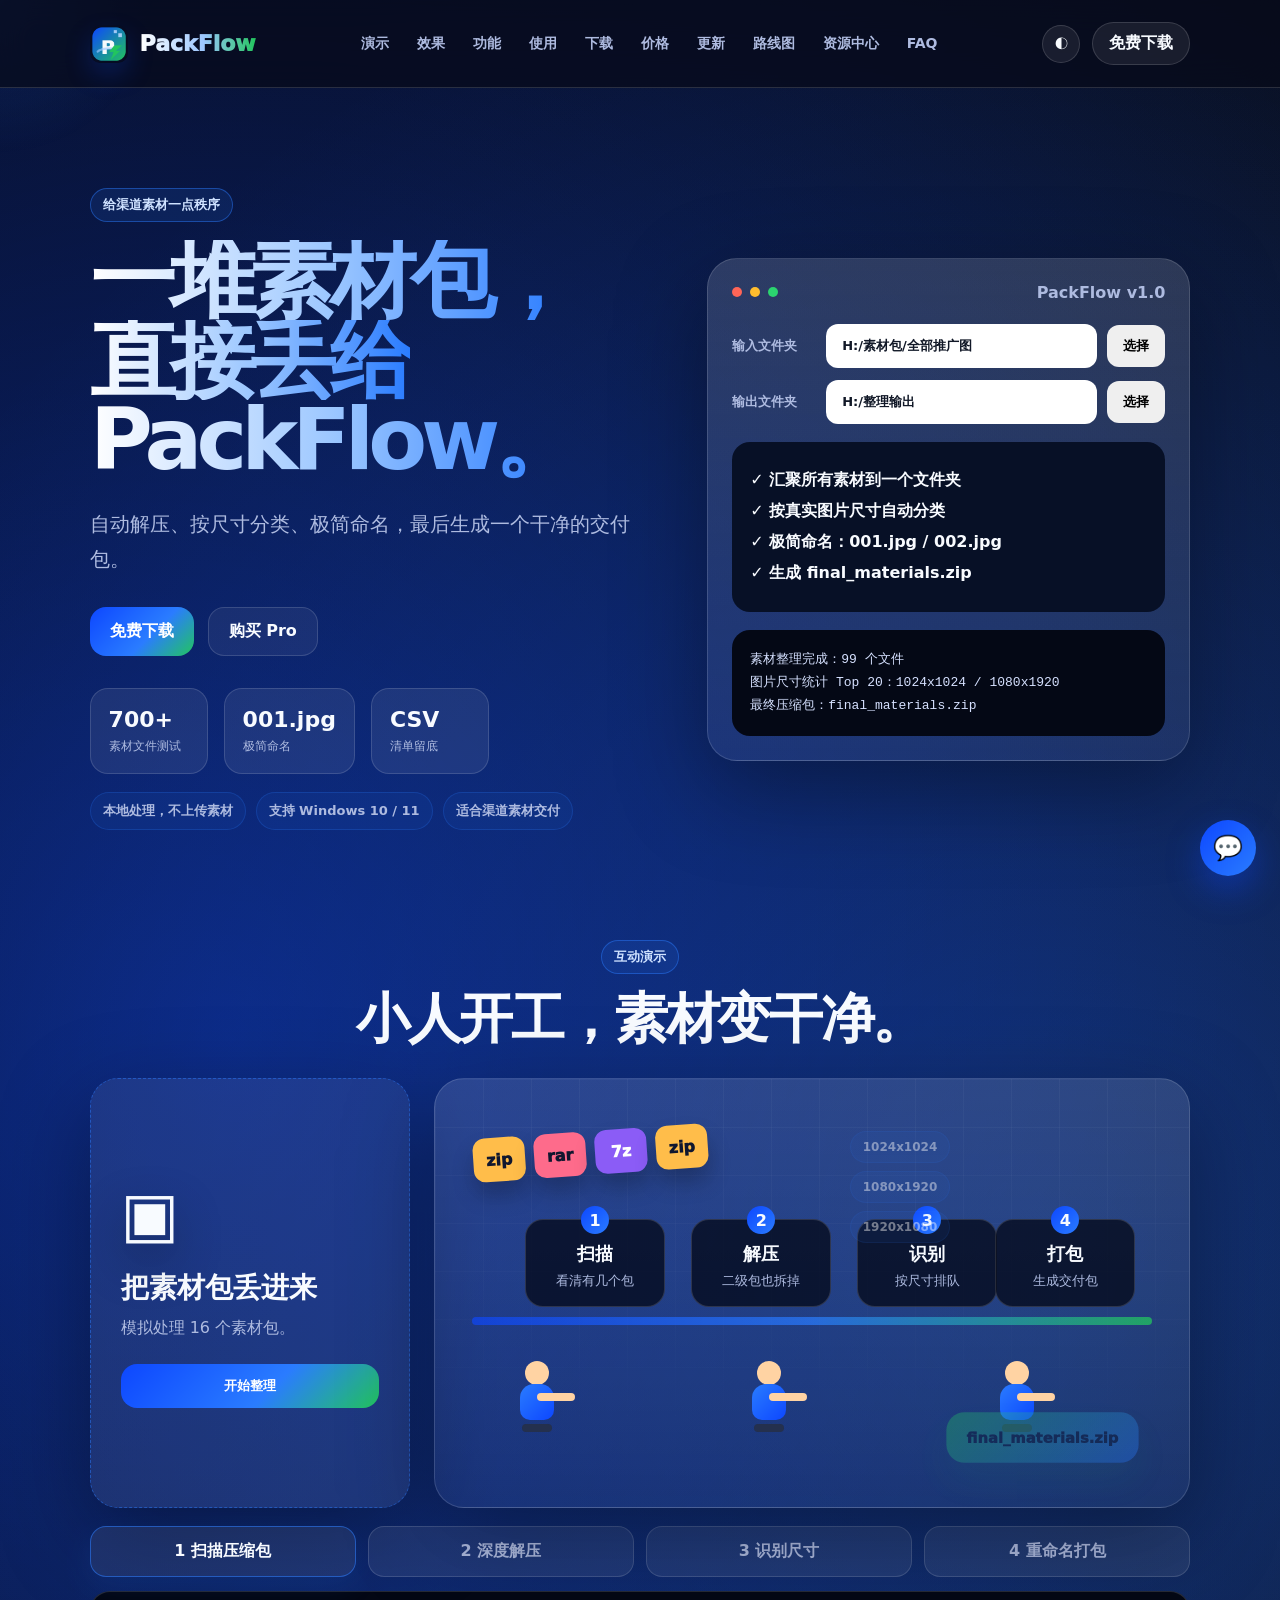
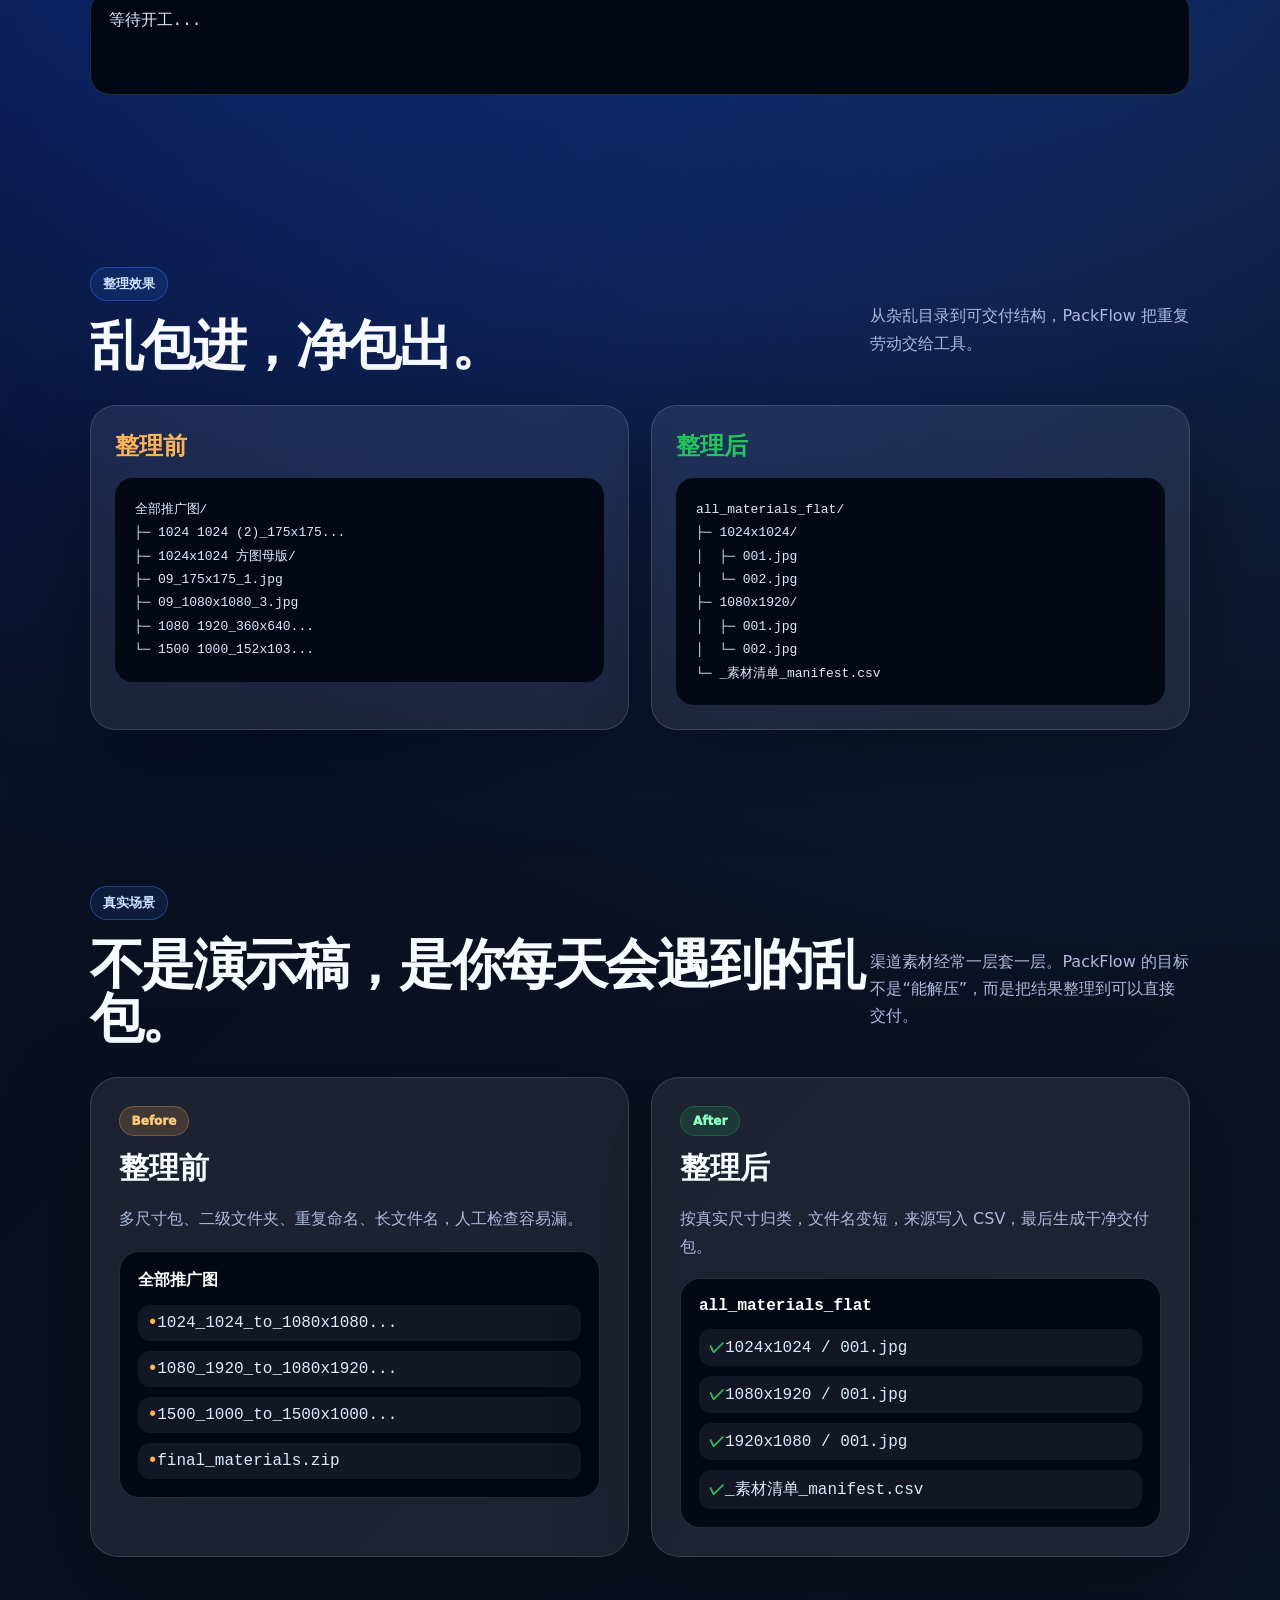
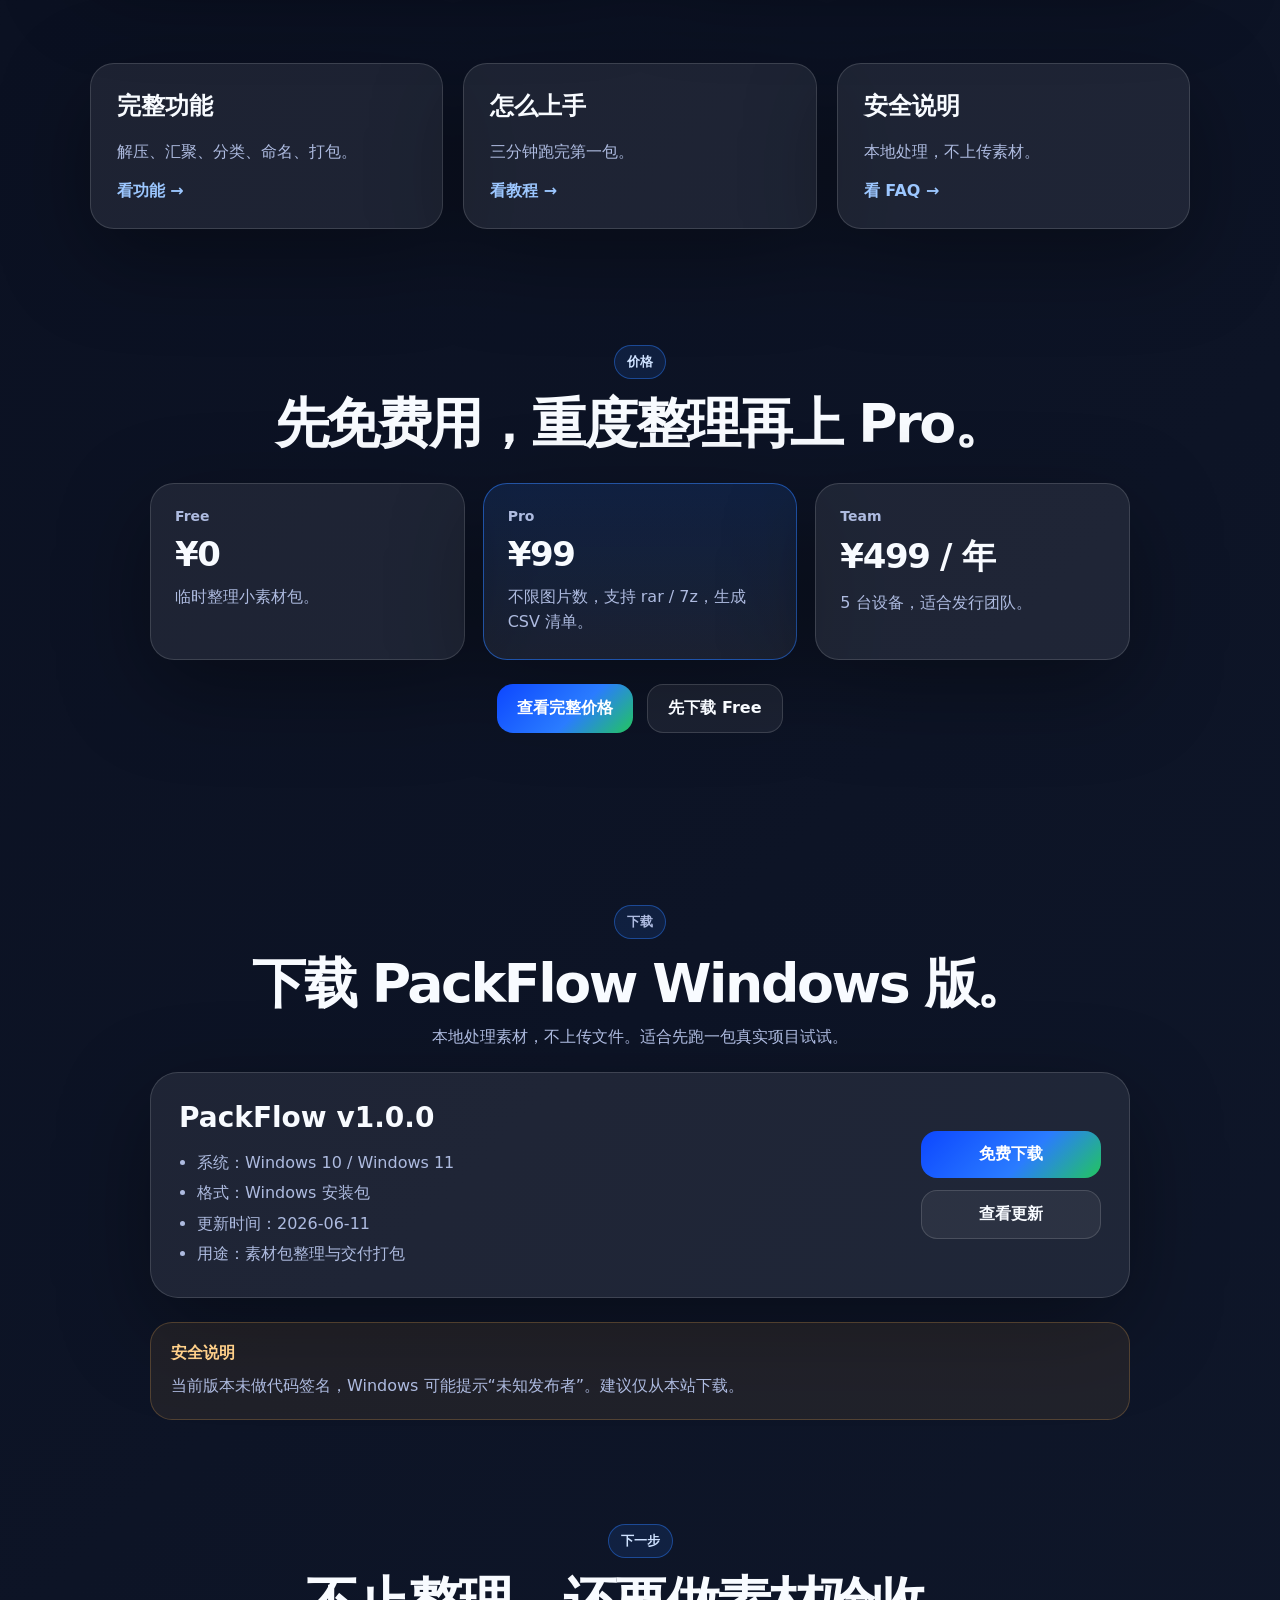
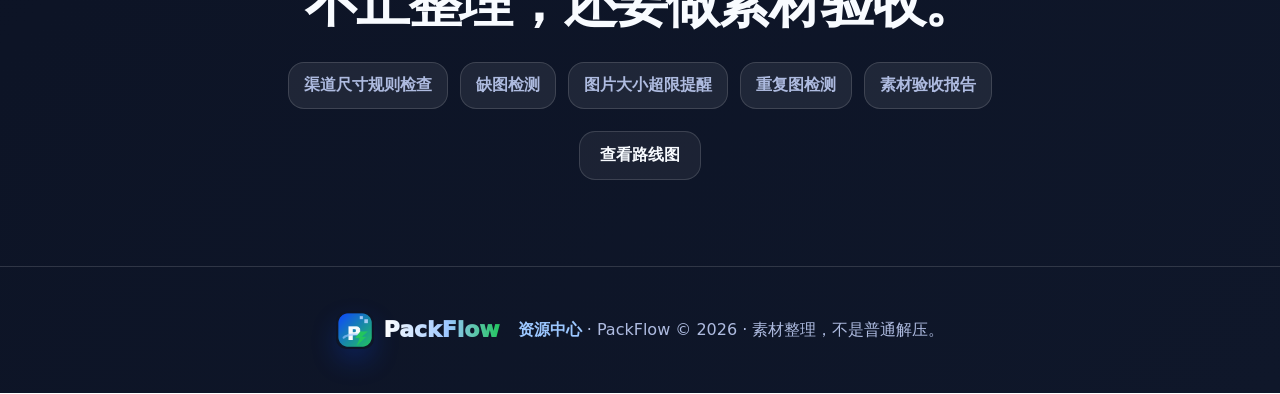
<file: index.html>
<!doctype html>
<html lang="zh-CN">
<head>
  <meta charset="utf-8" />
  <meta name="viewport" content="width=device-width, initial-scale=1" />
  <title>PackFlow - 素材包整理工具 | 批量解压、按尺寸分类、一键交付打包</title>
  <meta name="description" content="PackFlow 是面向游戏发行、渠道运营和美术团队的 Windows 素材包整理工具：批量解压 zip/rar/7z，按图片真实尺寸自动分类，极简命名，生成 CSV 素材清单和交付压缩包。本地处理，不上传素材，免费下载。" />
  <meta name="keywords" content="素材包整理,素材整理工具,批量解压,图片按尺寸分类,渠道素材,素材交付,zip rar 7z 批量解压,游戏发行素材,推广图整理,PackFlow" />
  <meta name="robots" content="index,follow" />
  <meta name="baidu-site-verification" content="codeva-6gZXUUkeH5" />
  <link rel="canonical" href="https://packflow.hnchpower.cn/" />
  <meta property="og:type" content="website" />
  <meta property="og:site_name" content="PackFlow" />
  <meta property="og:locale" content="zh_CN" />
  <meta property="og:title" content="PackFlow - 素材包整理工具 | 批量解压、按尺寸分类、一键交付打包" />
  <meta property="og:description" content="批量解压 zip/rar/7z，按图片真实尺寸自动分类，极简命名，生成 CSV 清单和交付压缩包。本地处理，不上传素材。" />
  <meta property="og:url" content="https://packflow.hnchpower.cn/" />
  <meta property="og:image" content="https://packflow.hnchpower.cn/public/icon-512.png" />
  <meta name="twitter:card" content="summary" />
  <meta name="twitter:title" content="PackFlow - 素材包整理工具" />
  <meta name="twitter:description" content="批量解压 zip/rar/7z，按图片真实尺寸自动分类，极简命名，一键生成交付包。" />
  <meta name="twitter:image" content="https://packflow.hnchpower.cn/public/icon-512.png" />
  <meta name="theme-color" content="#070b1a" />
  <link rel="icon" type="image/svg+xml" href="public/favicon.svg" />
  <link rel="apple-touch-icon" href="public/icon-512.png" />
  <link rel="stylesheet" href="styles.css" />
  <script type="application/ld+json">
  {
    "@context": "https://schema.org",
    "@graph": [
      {
        "@type": "WebSite",
        "@id": "https://packflow.hnchpower.cn/#website",
        "url": "https://packflow.hnchpower.cn/",
        "name": "PackFlow",
        "description": "素材包整理工具：批量解压、按尺寸分类、极简命名、交付打包。",
        "inLanguage": "zh-CN",
        "publisher": { "@id": "https://packflow.hnchpower.cn/#organization" }
      },
      {
        "@type": "Organization",
        "@id": "https://packflow.hnchpower.cn/#organization",
        "name": "PackFlow",
        "url": "https://packflow.hnchpower.cn/",
        "logo": "https://packflow.hnchpower.cn/public/icon-512.png"
      },
      {
        "@type": "SoftwareApplication",
        "name": "PackFlow",
        "operatingSystem": "Windows 10, Windows 11",
        "applicationCategory": "UtilitiesApplication",
        "softwareVersion": "1.0.0",
        "inLanguage": "zh-CN",
        "url": "https://packflow.hnchpower.cn/",
        "downloadUrl": "https://packflow.hnchpower.cn/download",
        "description": "面向游戏发行、渠道运营和美术团队的素材包整理工具：批量解压 zip/rar/7z，按图片真实尺寸自动分类，极简命名，生成 CSV 素材清单和交付压缩包。",
        "offers": { "@type": "Offer", "price": "0", "priceCurrency": "CNY" }
      }
    ]
  }
  </script>
  <script>
  var _hmt = _hmt || [];
  (function() {
    var hm = document.createElement("script");
    hm.src = "https://hm.baidu.com/hm.js?7b126307f6faaf0b8c3baa1152a727f5";
    var s = document.getElementsByTagName("script")[0];
    s.parentNode.insertBefore(hm, s);
  })();
  </script>
</head>
<body>
  <div class="cursor-glow" aria-hidden="true"></div>
  <header class="nav">
    <a class="brand" href="/" aria-label="PackFlow 首页"><img class="brand-icon" src="public/icon-512.png" alt="" /><span class="brand-word">PackFlow</span></a>
    <nav class="nav-links">
      <a href="/#demo">演示</a>
      <a href="/#result">效果</a>
      <a href="/features">功能</a>
      <a href="/guide">使用</a>
      <a href="/download">下载</a>
      <a href="/pricing">价格</a>
      <a href="/changelog">更新</a>
      <a href="/roadmap">路线图</a><a href="/blog">资源中心</a>
      <a href="/faq">FAQ</a>
    </nav>
    <div class="nav-actions">
      <button id="themeToggle" class="icon-btn" aria-label="切换主题">◐</button>
      <a class="btn small" href="/download">免费下载</a>
    </div>
  </header>

  <main>
    <section class="hero">
      <div class="hero-copy reveal">
        <p class="eyebrow">给渠道素材一点秩序</p>
        <h1 class="hero-title hero-title-live" aria-label="一堆素材包，直接丢给 PackFlow。">
          <span class="title-block t1">一堆素材包，</span><br>
          <span class="title-block t2">直接丢给</span>
          <span class="title-block t3">PackFlow。</span>
        </h1>
        <p class="lead">自动解压、按尺寸分类、极简命名，最后生成一个干净的交付包。</p>
        <div class="hero-actions">
          <a class="btn primary" href="/download">免费下载</a>
          <a class="btn ghost" href="/pricing">购买 Pro</a>
        </div>
        <div class="mini-stats">
          <div><strong data-count="700">0</strong><span>素材文件测试</span></div>
          <div><strong>001.jpg</strong><span>极简命名</span></div>
          <div><strong>CSV</strong><span>清单留底</span></div>
        </div>
        <div class="trust-strip">
          <span>本地处理，不上传素材</span>
          <span>支持 Windows 10 / 11</span>
          <span>适合渠道素材交付</span>
        </div>
      </div>

      <div class="hero-panel reveal" aria-label="PackFlow 软件预览">
        <div class="window-top"><i></i><i></i><i></i><span>PackFlow v1.0</span></div>
        <div class="input-line"><em>输入文件夹</em><b>H:/素材包/全部推广图</b><button>选择</button></div>
        <div class="input-line"><em>输出文件夹</em><b>H:/整理输出</b><button>选择</button></div>
        <div class="checks">
          <p>✓ 汇聚所有素材到一个文件夹</p>
          <p>✓ 按真实图片尺寸自动分类</p>
          <p>✓ 极简命名：001.jpg / 002.jpg</p>
          <p>✓ 生成 final_materials.zip</p>
        </div>
        <div class="fake-log">素材整理完成：99 个文件<br>图片尺寸统计 Top 20：1024x1024 / 1080x1920<br>最终压缩包：final_materials.zip</div>
      </div>
    </section>

    <section class="worker-demo reveal" id="demo">
      <div class="section-head">
        <p class="eyebrow">互动演示</p>
        <h2>小人开工，素材变干净。</h2>
      </div>
      <div class="demo-grid">
        <div class="drop-zone" id="dropZone">
          <div class="drop-icon">▣</div>
          <h3>把素材包丢进来</h3>
          <p>模拟处理 16 个素材包。</p>
          <button class="btn primary" id="runDemo">开始整理</button>
        </div>
        <div class="factory" id="factory" aria-label="素材整理动画">
          <div class="factory-track"></div>
          <div class="messy-packs"><span class="pack zip">zip</span><span class="pack rar">rar</span><span class="pack seven">7z</span><span class="pack zip">zip</span></div>
          <div class="stage s1" data-step="1"><b>扫描</b><small>看清有几个包</small></div>
          <div class="stage s2" data-step="2"><b>解压</b><small>二级包也拆掉</small></div>
          <div class="stage s3" data-step="3"><b>识别</b><small>按尺寸排队</small></div>
          <div class="stage s4" data-step="4"><b>打包</b><small>生成交付包</small></div>
          <div class="worker worker-a"><i class="head"></i><i class="body"></i><i class="arm"></i><i class="leg"></i></div>
          <div class="worker worker-b"><i class="head"></i><i class="body"></i><i class="arm"></i><i class="leg"></i></div>
          <div class="worker worker-c"><i class="head"></i><i class="body"></i><i class="arm"></i><i class="leg"></i></div>
          <div class="size-tags"><span>1024x1024</span><span>1080x1920</span><span>1920x1080</span></div>
          <div class="final-box">final_materials.zip</div>
          <div class="champagne">*</div>
          <div class="confetti"><i></i><i></i><i></i><i></i><i></i><i></i></div>
        </div>
      </div>
      <div class="stepper" id="stepper">
        <span class="active">1 扫描压缩包</span>
        <span>2 深度解压</span>
        <span>3 识别尺寸</span>
        <span>4 重命名打包</span>
      </div>
      <pre class="demo-log" id="demoLog">等待开工...</pre>
    </section>

    <section class="before-after reveal" id="result">
      <div class="section-head inline">
        <div><p class="eyebrow">整理效果</p><h2>乱包进，净包出。</h2></div>
        <p>从杂乱目录到可交付结构，PackFlow 把重复劳动交给工具。</p>
      </div>
      <div class="compare">
        <div class="side bad"><h3>整理前</h3><pre>全部推广图/
├─ 1024 1024 (2)_175x175...
├─ 1024x1024 方图母版/
├─ 09_175x175_1.jpg
├─ 09_1080x1080_3.jpg
├─ 1080 1920_360x640...
└─ 1500 1000_152x103...</pre></div>
        <div class="side good"><h3>整理后</h3><pre>all_materials_flat/
├─ 1024x1024/
│  ├─ 001.jpg
│  └─ 002.jpg
├─ 1080x1920/
│  ├─ 001.jpg
│  └─ 002.jpg
└─ _素材清单_manifest.csv</pre></div>
      </div>
    </section>

    <section class="real-proof reveal">
      <div class="section-head inline">
        <div><p class="eyebrow">真实场景</p><h2>不是演示稿，是你每天会遇到的乱包。</h2></div>
        <p>渠道素材经常一层套一层。PackFlow 的目标不是“能解压”，而是把结果整理到可以直接交付。</p>
      </div>
      <div class="proof-grid">
        <div class="proof-card"><span class="proof-label bad-label">Before</span><h3>整理前</h3><p>多尺寸包、二级文件夹、重复命名、长文件名，人工检查容易漏。</p><div class="folder-mock messy"><b>全部推广图</b><span>1024_1024_to_1080x1080...</span><span>1080_1920_to_1080x1920...</span><span>1500_1000_to_1500x1000...</span><span>final_materials.zip</span></div></div>
        <div class="proof-card"><span class="proof-label good-label">After</span><h3>整理后</h3><p>按真实尺寸归类，文件名变短，来源写入 CSV，最后生成干净交付包。</p><div class="folder-mock clean"><b>all_materials_flat</b><span>1024x1024 / 001.jpg</span><span>1080x1920 / 001.jpg</span><span>1920x1080 / 001.jpg</span><span>_素材清单_manifest.csv</span></div></div>
      </div>
    </section>

    <section class="cards three compact-section">
      <a class="card reveal" href="/features"><h3>完整功能</h3><p>解压、汇聚、分类、命名、打包。</p><span>看功能 →</span></a>
      <a class="card reveal" href="/guide"><h3>怎么上手</h3><p>三分钟跑完第一包。</p><span>看教程 →</span></a>
      <a class="card reveal" href="/faq"><h3>安全说明</h3><p>本地处理，不上传素材。</p><span>看 FAQ →</span></a>
    </section>

    <section class="pricing-preview compact-section reveal" id="pricing">
      <div class="section-head"><p class="eyebrow">价格</p><h2>先免费用，重度整理再上 Pro。</h2></div>
      <div class="price-mini-grid">
        <div class="price-mini"><b>Free</b><strong>¥0</strong><p>临时整理小素材包。</p></div>
        <div class="price-mini highlight"><b>Pro</b><strong>¥99</strong><p>不限图片数，支持 rar / 7z，生成 CSV 清单。</p></div>
        <div class="price-mini"><b>Team</b><strong>¥499 / 年</strong><p>5 台设备，适合发行团队。</p></div>
      </div>
      <div class="center-actions"><a class="btn primary" href="/pricing">查看完整价格</a><a class="btn ghost" href="/download">先下载 Free</a></div>
    </section>

    <section class="download compact-section reveal" id="download">
      <p class="eyebrow">下载</p>
      <h2>下载 PackFlow Windows 版。</h2>
      <p>本地处理素材，不上传文件。适合先跑一包真实项目试试。</p>
      <div class="download-panel">
        <div><h3>PackFlow v1.0.0</h3><ul><li>系统：Windows 10 / Windows 11</li><li>格式：Windows 安装包</li><li>更新时间：2026-06-11</li><li>用途：素材包整理与交付打包</li></ul></div>
        <div class="download-actions"><a class="btn primary" href="/download">免费下载</a><a class="btn ghost" href="/changelog">查看更新</a></div>
      </div>
      <div class="security-note"><b>安全说明</b><p>当前版本未做代码签名，Windows 可能提示“未知发布者”。建议仅从本站下载。</p></div>
    </section>

    <section class="roadmap-teaser compact-section reveal">
      <div class="section-head"><p class="eyebrow">下一步</p><h2>不止整理，还要做素材验收。</h2></div>
      <div class="roadmap-mini"><span>渠道尺寸规则检查</span><span>缺图检测</span><span>图片大小超限提醒</span><span>重复图检测</span><span>素材验收报告</span></div>
      <div class="center-actions"><a class="btn ghost" href="/roadmap">查看路线图</a></div>
    </section>
  </main>

  <footer class="site-footer"><span class="footer-brand"><img class="brand-icon" src="public/icon-512.png" alt="" /><span class="brand-word">PackFlow</span></span><p><a href="/blog">资源中心</a> · PackFlow &copy; 2026 · 素材整理，不是普通解压。</p></footer>
  <script src="app.js"></script>
</body>
</html>
</file>
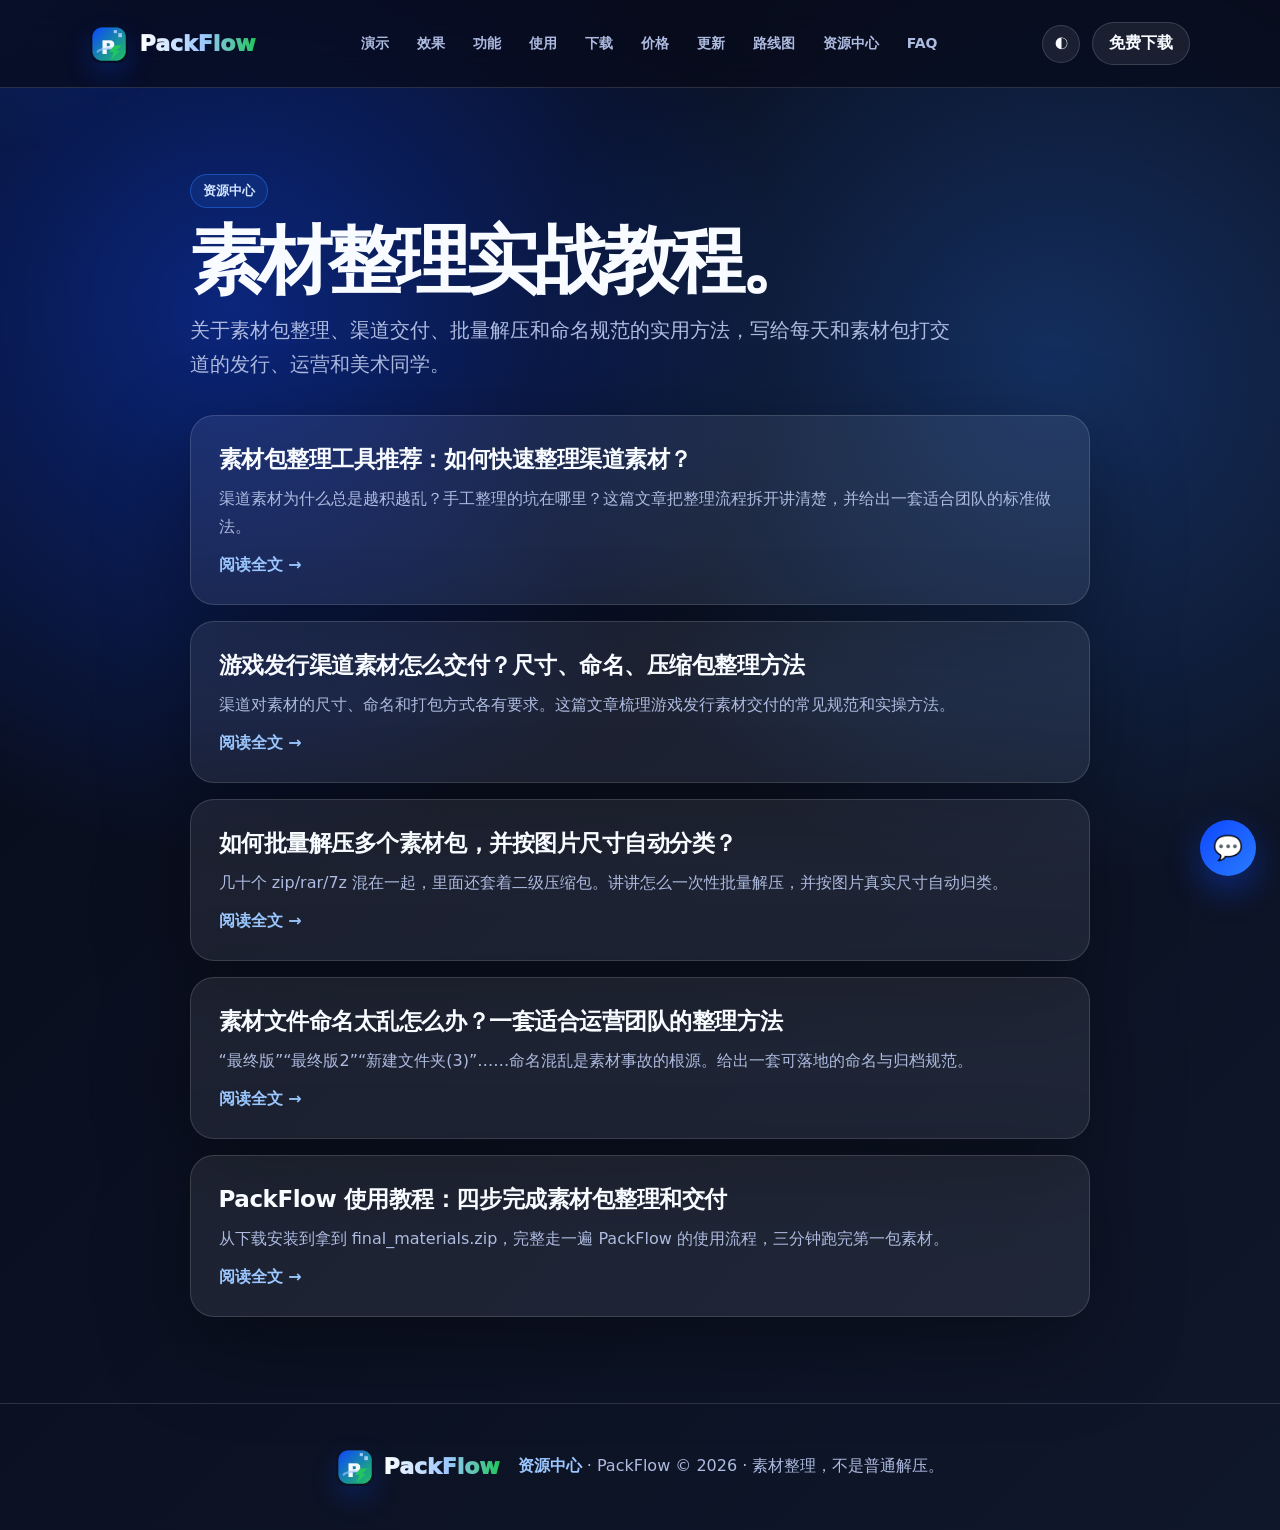
<file: blog/index.html>
<!doctype html>
<html lang="zh-CN">
<head>
  <meta charset="utf-8" />
  <meta name="viewport" content="width=device-width, initial-scale=1" />
  <title>PackFlow 资源中心 - 素材整理、渠道交付与批量解压教程</title>
  <meta name="description" content="PackFlow 资源中心提供素材包整理、渠道素材交付、批量解压、图片尺寸分类、文件命名规范等教程，帮助游戏发行和运营团队提升素材交付效率。" />
  <meta name="keywords" content="素材整理教程,渠道素材交付,批量解压教程,图片尺寸分类,素材命名规范,PackFlow 资源中心" />
  <meta name="robots" content="index,follow" />
  <link rel="canonical" href="https://packflow.hnchpower.cn/blog" />
  <meta property="og:type" content="website" />
  <meta property="og:site_name" content="PackFlow" />
  <meta property="og:locale" content="zh_CN" />
  <meta property="og:title" content="PackFlow 资源中心 - 素材整理、渠道交付与批量解压教程" />
  <meta property="og:description" content="素材包整理、渠道素材交付、批量解压、图片尺寸分类、文件命名规范等实用教程。" />
  <meta property="og:url" content="https://packflow.hnchpower.cn/blog" />
  <meta property="og:image" content="https://packflow.hnchpower.cn/public/icon-512.png" />
  <meta name="twitter:card" content="summary" />
  <meta name="twitter:title" content="PackFlow 资源中心" />
  <meta name="twitter:description" content="素材整理、渠道交付与批量解压教程合集。" />
  <meta name="twitter:image" content="https://packflow.hnchpower.cn/public/icon-512.png" />
  <meta name="theme-color" content="#070b1a" />
  <link rel="icon" type="image/svg+xml" href="/public/favicon.svg" />
  <link rel="apple-touch-icon" href="/public/icon-512.png" />
  <link rel="stylesheet" href="/styles.css" />
  <script type="application/ld+json">
  {
    "@context": "https://schema.org",
    "@type": "CollectionPage",
    "name": "PackFlow 资源中心",
    "url": "https://packflow.hnchpower.cn/blog",
    "description": "素材包整理、渠道素材交付、批量解压、图片尺寸分类、文件命名规范等教程合集。",
    "inLanguage": "zh-CN",
    "isPartOf": { "@type": "WebSite", "name": "PackFlow", "url": "https://packflow.hnchpower.cn/" }
  }
  </script>
  <script>
  var _hmt = _hmt || [];
  (function() {
    var hm = document.createElement("script");
    hm.src = "https://hm.baidu.com/hm.js?7b126307f6faaf0b8c3baa1152a727f5";
    var s = document.getElementsByTagName("script")[0];
    s.parentNode.insertBefore(hm, s);
  })();
  </script>
</head>
<body>
  <div class="cursor-glow" aria-hidden="true"></div>
  <header class="nav">
    <a class="brand" href="/" aria-label="PackFlow 首页"><img class="brand-icon" src="/public/icon-512.png" alt="" /><span class="brand-word">PackFlow</span></a>
    <nav class="nav-links">
      <a href="/#demo">演示</a><a href="/#result">效果</a><a href="/features">功能</a><a href="/guide">使用</a><a href="/download">下载</a><a href="/pricing">价格</a><a href="/changelog">更新</a><a href="/roadmap">路线图</a><a href="/blog">资源中心</a><a href="/faq">FAQ</a>
    </nav>
    <div class="nav-actions"><button id="themeToggle" class="icon-btn" aria-label="切换主题">◐</button><a class="btn small" href="/download">免费下载</a></div>
  </header>
  <main class="page">
    <p class="eyebrow">资源中心</p>
    <h1>素材整理实战教程。</h1>
    <p class="page-lead">关于素材包整理、渠道交付、批量解压和命名规范的实用方法，写给每天和素材包打交道的发行、运营和美术同学。</p>
    <div class="blog-list">
      <a href="/blog/material-package-sorting">
        <h2>素材包整理工具推荐：如何快速整理渠道素材？</h2>
        <p>渠道素材为什么总是越积越乱？手工整理的坑在哪里？这篇文章把整理流程拆开讲清楚，并给出一套适合团队的标准做法。</p>
        <span>阅读全文 →</span>
      </a>
      <a href="/blog/game-channel-material-delivery">
        <h2>游戏发行渠道素材怎么交付？尺寸、命名、压缩包整理方法</h2>
        <p>渠道对素材的尺寸、命名和打包方式各有要求。这篇文章梳理游戏发行素材交付的常见规范和实操方法。</p>
        <span>阅读全文 →</span>
      </a>
      <a href="/blog/batch-unzip-size-classify">
        <h2>如何批量解压多个素材包，并按图片尺寸自动分类？</h2>
        <p>几十个 zip/rar/7z 混在一起，里面还套着二级压缩包。讲讲怎么一次性批量解压，并按图片真实尺寸自动归类。</p>
        <span>阅读全文 →</span>
      </a>
      <a href="/blog/material-file-naming">
        <h2>素材文件命名太乱怎么办？一套适合运营团队的整理方法</h2>
        <p>“最终版”“最终版2”“新建文件夹(3)”……命名混乱是素材事故的根源。给出一套可落地的命名与归档规范。</p>
        <span>阅读全文 →</span>
      </a>
      <a href="/blog/packflow-tutorial">
        <h2>PackFlow 使用教程：四步完成素材包整理和交付</h2>
        <p>从下载安装到拿到 final_materials.zip，完整走一遍 PackFlow 的使用流程，三分钟跑完第一包素材。</p>
        <span>阅读全文 →</span>
      </a>
    </div>
  </main>
  <footer class="site-footer"><span class="footer-brand"><img class="brand-icon" src="/public/icon-512.png" alt="" /><span class="brand-word">PackFlow</span></span><p><a href="/blog">资源中心</a> · PackFlow &copy; 2026 · 素材整理，不是普通解压。</p></footer>
  <script src="/app.js"></script>
</body>
</html>
</file>
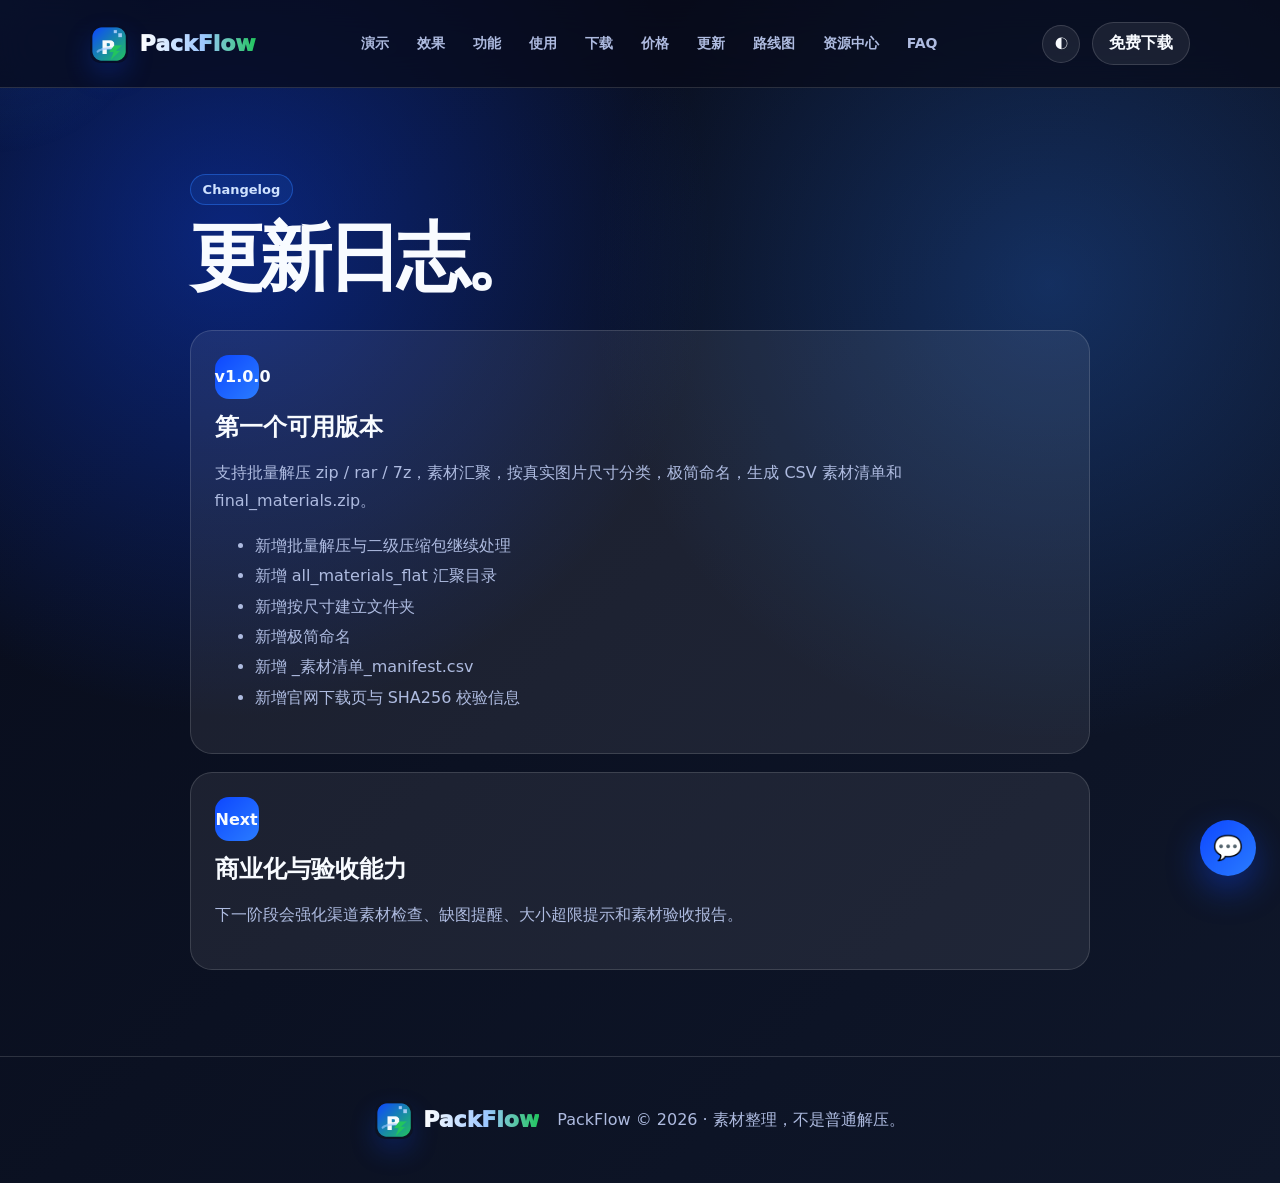
<file: changelog.html>
<!doctype html>
<html lang="zh-CN">
<head>
  <meta charset="utf-8" />
  <meta name="viewport" content="width=device-width, initial-scale=1" />
  <title>PackFlow 更新日志 - 版本更新记录与新功能</title>
  <meta name="description" content="PackFlow 版本更新记录：v1.0.0 支持批量解压 zip/rar/7z、素材汇聚、按真实图片尺寸分类、极简命名、生成 CSV 素材清单和 final_materials.zip 交付包。" />
  <meta name="keywords" content="PackFlow 更新日志,版本记录,素材整理工具更新,v1.0.0" />
  <meta name="robots" content="index,follow" />
  <link rel="canonical" href="https://packflow.hnchpower.cn/changelog" />
  <meta property="og:type" content="website" />
  <meta property="og:site_name" content="PackFlow" />
  <meta property="og:locale" content="zh_CN" />
  <meta property="og:title" content="PackFlow 更新日志 - 版本更新记录与新功能" />
  <meta property="og:description" content="查看 PackFlow 各版本更新内容和后续商业化计划。" />
  <meta property="og:url" content="https://packflow.hnchpower.cn/changelog" />
  <meta property="og:image" content="https://packflow.hnchpower.cn/public/icon-512.png" />
  <meta name="twitter:card" content="summary" />
  <meta name="twitter:title" content="PackFlow 更新日志" />
  <meta name="twitter:description" content="查看 PackFlow 各版本更新内容和后续商业化计划。" />
  <meta name="twitter:image" content="https://packflow.hnchpower.cn/public/icon-512.png" />
  <meta name="theme-color" content="#070b1a" />
  <link rel="icon" type="image/svg+xml" href="public/favicon.svg" />
  <link rel="apple-touch-icon" href="public/icon-512.png" />
  <link rel="stylesheet" href="styles.css" />
  <script>
  var _hmt = _hmt || [];
  (function() {
    var hm = document.createElement("script");
    hm.src = "https://hm.baidu.com/hm.js?7b126307f6faaf0b8c3baa1152a727f5";
    var s = document.getElementsByTagName("script")[0];
    s.parentNode.insertBefore(hm, s);
  })();
  </script>
</head>
<body>
  <div class="cursor-glow" aria-hidden="true"></div>
  <header class="nav">
    <a class="brand" href="/" aria-label="PackFlow 首页"><img class="brand-icon" src="public/icon-512.png" alt="" /><span class="brand-word">PackFlow</span></a>
    <nav class="nav-links">
      <a href="/#demo">演示</a><a href="/#result">效果</a><a href="/features">功能</a><a href="/guide">使用</a><a href="/download">下载</a><a href="/pricing">价格</a><a href="/changelog">更新</a><a href="/roadmap">路线图</a><a href="/blog">资源中心</a><a href="/faq">FAQ</a>
    </nav>
    <div class="nav-actions"><button id="themeToggle" class="icon-btn" aria-label="切换主题">◐</button><a class="btn small" href="/download">免费下载</a></div>
  </header>
  <main class="page">
    <p class="eyebrow">Changelog</p>
    <h1>更新日志。</h1>
    <section class="timeline changelog">
      <div><b>v1.0.0</b><h3>第一个可用版本</h3><p>支持批量解压 zip / rar / 7z，素材汇聚，按真实图片尺寸分类，极简命名，生成 CSV 素材清单和 final_materials.zip。</p><ul><li>新增批量解压与二级压缩包继续处理</li><li>新增 all_materials_flat 汇聚目录</li><li>新增按尺寸建立文件夹</li><li>新增极简命名</li><li>新增 _素材清单_manifest.csv</li><li>新增官网下载页与 SHA256 校验信息</li></ul></div>
      <div><b>Next</b><h3>商业化与验收能力</h3><p>下一阶段会强化渠道素材检查、缺图提醒、大小超限提示和素材验收报告。</p></div>
    </section>
  </main>
  <footer class="site-footer"><span class="footer-brand"><img class="brand-icon" src="public/icon-512.png" alt="" /><span class="brand-word">PackFlow</span></span><p>PackFlow &copy; 2026 · 素材整理，不是普通解压。</p></footer>
  <script src="app.js"></script>
</body>
</html>
</file>
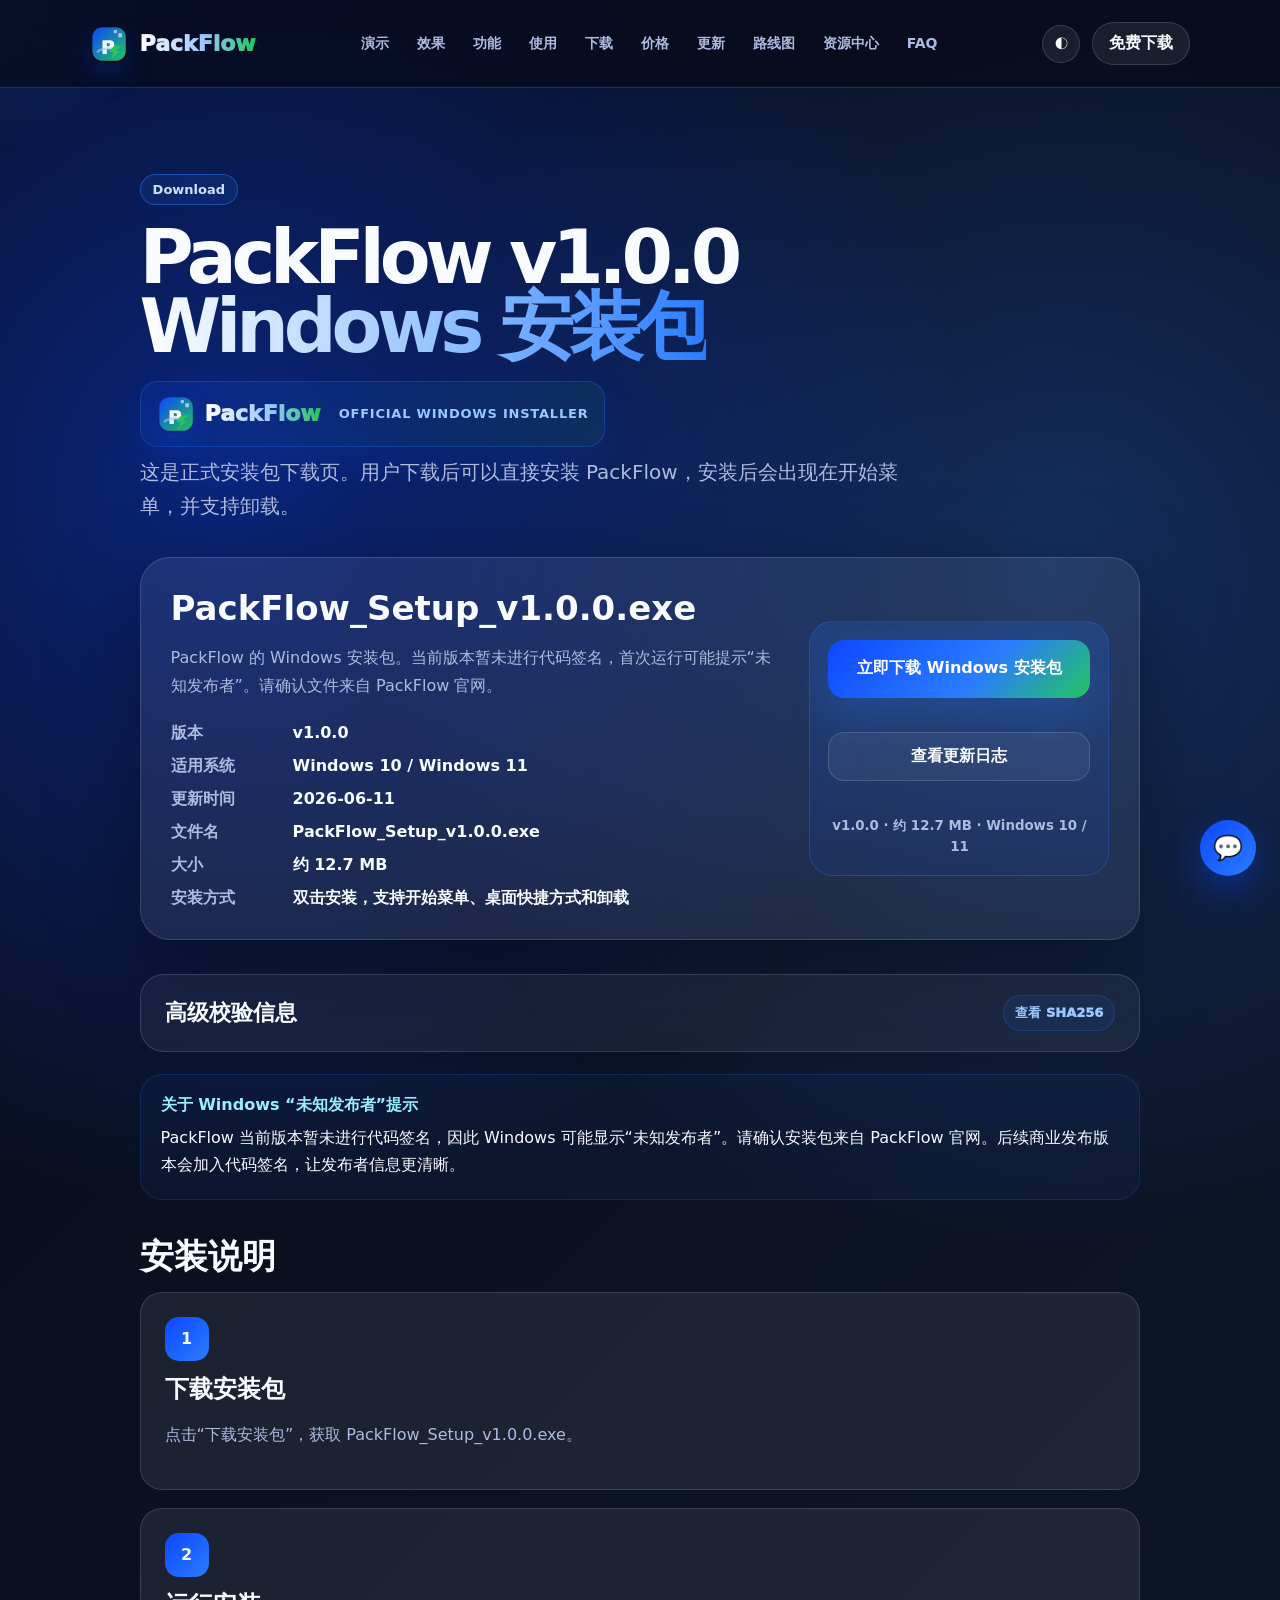
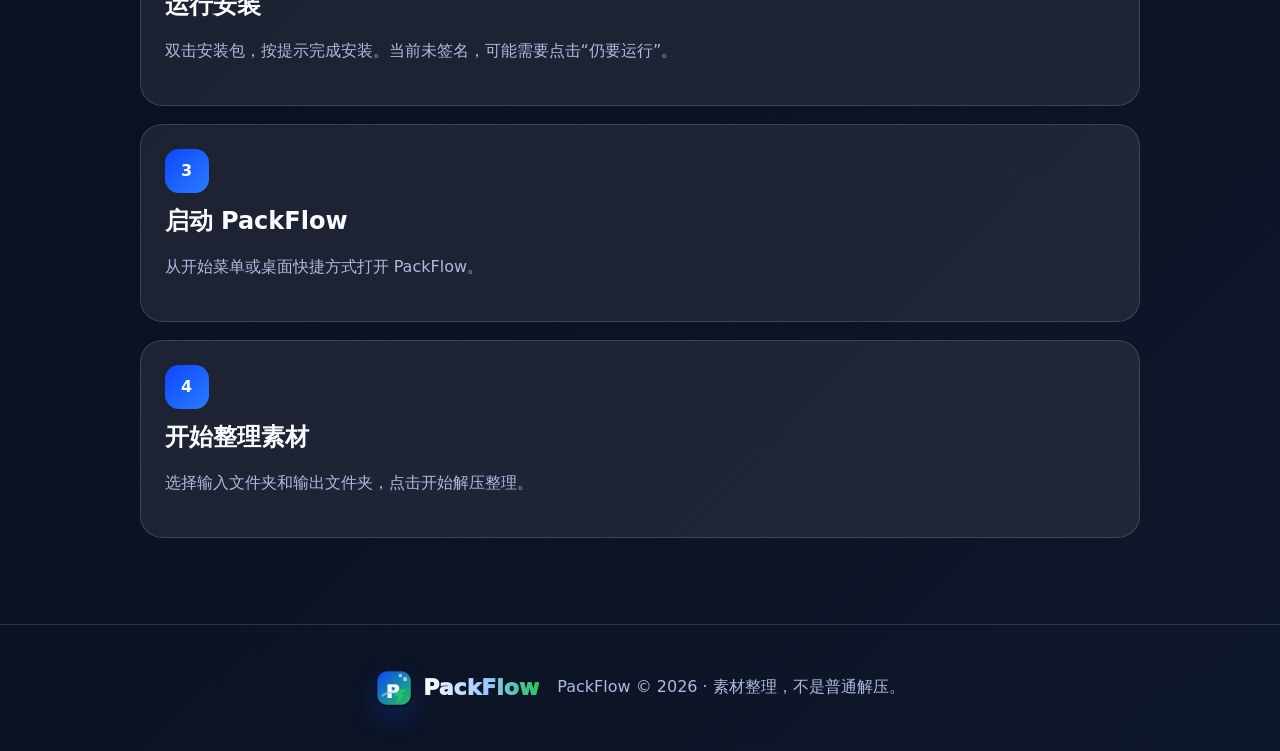
<file: download.html>
<!doctype html>
<html lang="zh-CN">
<head>
  <meta charset="utf-8" />
  <meta name="viewport" content="width=device-width, initial-scale=1" />
  <title>PackFlow 下载 - Windows 素材包整理工具 v1.0.0 官方安装包</title>
  <meta name="description" content="免费下载 PackFlow v1.0.0 Windows 官方安装包（支持 Windows 10/11，约 12.7 MB），批量解压素材包、按尺寸分类、一键交付打包。提供 SHA256 校验信息，本地处理，不上传素材。" />
  <meta name="keywords" content="PackFlow 下载,素材整理工具下载,素材包整理软件,Windows 批量解压工具,免费素材整理软件" />
  <meta name="robots" content="index,follow" />
  <link rel="canonical" href="https://packflow.hnchpower.cn/download" />
  <meta property="og:type" content="website" />
  <meta property="og:site_name" content="PackFlow" />
  <meta property="og:locale" content="zh_CN" />
  <meta property="og:title" content="PackFlow 下载 - Windows 素材包整理工具 v1.0.0 官方安装包" />
  <meta property="og:description" content="免费下载 PackFlow v1.0.0 Windows 官方安装包，批量解压素材包、按尺寸分类、一键交付打包。" />
  <meta property="og:url" content="https://packflow.hnchpower.cn/download" />
  <meta property="og:image" content="https://packflow.hnchpower.cn/public/icon-512.png" />
  <meta name="twitter:card" content="summary" />
  <meta name="twitter:title" content="PackFlow 下载 - Windows v1.0.0 官方安装包" />
  <meta name="twitter:description" content="免费下载 PackFlow，批量解压素材包、按尺寸分类、一键交付打包。" />
  <meta name="twitter:image" content="https://packflow.hnchpower.cn/public/icon-512.png" />
  <meta name="theme-color" content="#070b1a" />
  <link rel="icon" type="image/svg+xml" href="public/favicon.svg" />
  <link rel="apple-touch-icon" href="public/icon-512.png" />
  <link rel="stylesheet" href="styles.css" />
  <script type="application/ld+json">
  {
    "@context": "https://schema.org",
    "@type": "SoftwareApplication",
    "name": "PackFlow",
    "operatingSystem": "Windows 10, Windows 11",
    "applicationCategory": "UtilitiesApplication",
    "softwareVersion": "1.0.0",
    "datePublished": "2026-06-11",
    "inLanguage": "zh-CN",
    "url": "https://packflow.hnchpower.cn/",
    "installUrl": "https://packflow.hnchpower.cn/download",
    "downloadUrl": "https://download.hnchpower.cn/v1.0.0/PackFlow_Setup_v1.0.0.exe",
    "fileSize": "12.7MB",
    "releaseNotes": "https://packflow.hnchpower.cn/changelog",
    "description": "面向游戏发行、渠道运营和美术团队的素材包整理工具：批量解压 zip/rar/7z，按图片真实尺寸自动分类，极简命名，生成 CSV 素材清单和交付压缩包。",
    "offers": { "@type": "Offer", "price": "0", "priceCurrency": "CNY" }
  }
  </script>
  <script>
  var _hmt = _hmt || [];
  (function() {
    var hm = document.createElement("script");
    hm.src = "https://hm.baidu.com/hm.js?7b126307f6faaf0b8c3baa1152a727f5";
    var s = document.getElementsByTagName("script")[0];
    s.parentNode.insertBefore(hm, s);
  })();
  </script>
</head>
<body>
  <div class="cursor-glow" aria-hidden="true"></div>
  <header class="nav">
    <a class="brand" href="/" aria-label="PackFlow 首页"><img class="brand-icon" src="public/icon-512.png" alt="" /><span class="brand-word">PackFlow</span></a>
    <nav class="nav-links">
      <a href="/#demo">演示</a>
      <a href="/#result">效果</a>
      <a href="/features">功能</a>
      <a href="/guide">使用</a>
      <a href="/download">下载</a>
      <a href="/pricing">价格</a>
      <a href="/changelog">更新</a>
      <a href="/roadmap">路线图</a><a href="/blog">资源中心</a>
      <a href="/faq">FAQ</a>
    </nav>
    <div class="nav-actions">
      <button id="themeToggle" class="icon-btn" aria-label="切换主题">◐</button>
      <a class="btn small" href="/download">免费下载</a>
    </div>
  </header>

  <main class="page download-page">
    <p class="eyebrow">Download</p>
    <h1>PackFlow v1.0.0<br><span>Windows 安装包</span></h1>
    <div class="download-brand-strip" aria-label="PackFlow official download">
      <span class="footer-brand"><img class="brand-icon" src="public/icon-512.png" alt="" /><span class="brand-word">PackFlow</span></span>
      <span>Official Windows Installer</span>
    </div>
    <p class="page-lead">这是正式安装包下载页。用户下载后可以直接安装 PackFlow，安装后会出现在开始菜单，并支持卸载。</p>

    <section class="release-card">
      <div>
        <h2>PackFlow_Setup_v1.0.0.exe</h2>
        <p>PackFlow 的 Windows 安装包。当前版本暂未进行代码签名，首次运行可能提示“未知发布者”。请确认文件来自 PackFlow 官网。</p>
        <dl>
          <dt>版本</dt><dd>v1.0.0</dd>
          <dt>适用系统</dt><dd>Windows 10 / Windows 11</dd>
          <dt>更新时间</dt><dd>2026-06-11</dd>
          <dt>文件名</dt><dd>PackFlow_Setup_v1.0.0.exe</dd>
          <dt>大小</dt><dd>约 12.7 MB</dd>
          <dt>安装方式</dt><dd>双击安装，支持开始菜单、桌面快捷方式和卸载</dd>
        </dl>
      </div>
      <div class="release-actions featured-download">
        <a class="btn primary full big-download" href="https://download.hnchpower.cn/v1.0.0/PackFlow_Setup_v1.0.0.exe">立即下载 Windows 安装包</a>
        <a class="btn ghost full" href="/changelog">查看更新日志</a>
        <small>v1.0.0 · 约 12.7 MB · Windows 10 / 11</small>
      </div>
    </section>

    <section class="advanced-check reveal">
      <details>
        <summary><span>高级校验信息</span><em>查看 SHA256</em></summary>
        <div class="advanced-body">
          <p>面向需要核验文件完整性的用户。普通用户可直接从官网下载并安装。</p>
          <div class="hash-row">
            <code id="shaValue">04865bbed15219b645ceb9ec4f2456ff7bc1acb98948ed975a05f87f14d6e20d</code>
            <button class="btn ghost copy-btn" type="button" data-copy="04865bbed15219b645ceb9ec4f2456ff7bc1acb98948ed975a05f87f14d6e20d">复制 SHA256</button>
          </div>
          <div class="code-help compact">
            <p>Windows 校验命令：</p>
            <pre>certutil -hashfile PackFlow_Setup_v1.0.0.exe SHA256</pre>
          </div>
        </div>
      </details>
    </section>

    <section class="security-note big soft-security">
      <b>关于 Windows “未知发布者”提示</b>
      <p>PackFlow 当前版本暂未进行代码签名，因此 Windows 可能显示“未知发布者”。请确认安装包来自 PackFlow 官网。后续商业发布版本会加入代码签名，让发布者信息更清晰。</p>
    </section>

    <section class="release-steps">
      <h2>安装说明</h2>
      <div class="timeline">
        <div><b>1</b><h3>下载安装包</h3><p>点击“下载安装包”，获取 PackFlow_Setup_v1.0.0.exe。</p></div>
        <div><b>2</b><h3>运行安装</h3><p>双击安装包，按提示完成安装。当前未签名，可能需要点击“仍要运行”。</p></div>
        <div><b>3</b><h3>启动 PackFlow</h3><p>从开始菜单或桌面快捷方式打开 PackFlow。</p></div>
        <div><b>4</b><h3>开始整理素材</h3><p>选择输入文件夹和输出文件夹，点击开始解压整理。</p></div>
      </div>
    </section>
  </main>

  <footer class="site-footer"><span class="footer-brand"><img class="brand-icon" src="public/icon-512.png" alt="" /><span class="brand-word">PackFlow</span></span><p>PackFlow &copy; 2026 · 素材整理，不是普通解压。</p></footer>
  <script src="app.js"></script>
</body>
</html>
</file>
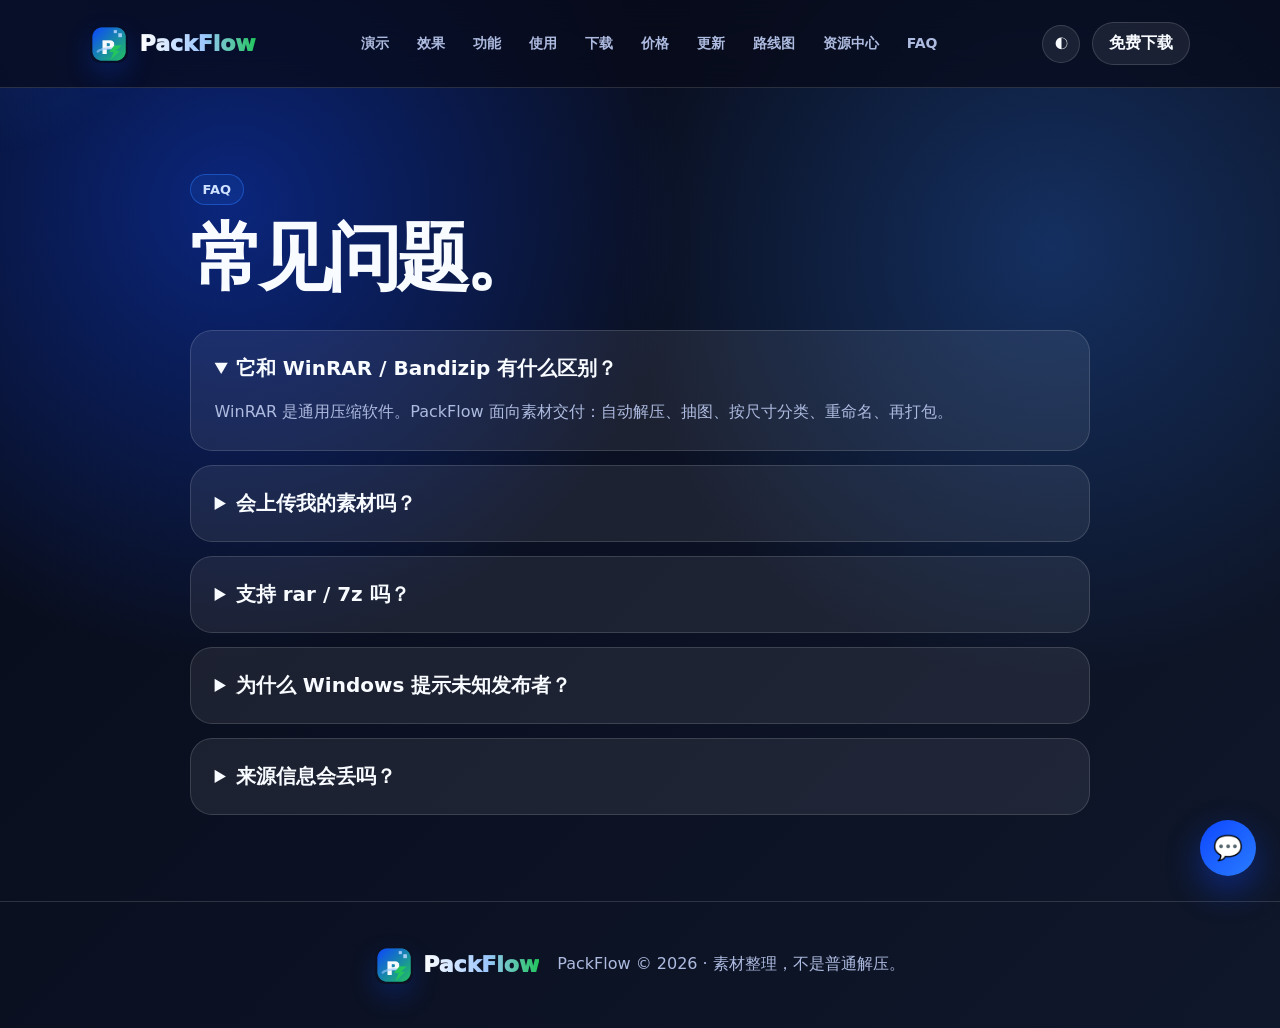
<file: faq.html>
<!doctype html>
<html lang="zh-CN">
<head>
  <meta charset="utf-8" />
  <meta name="viewport" content="width=device-width, initial-scale=1" />
  <title>PackFlow 常见问题 - 安全性、rar/7z 支持、与 WinRAR 的区别</title>
  <meta name="description" content="PackFlow 常见问题解答：与 WinRAR/Bandizip 的区别、是否上传素材、rar/7z 支持、Windows 未知发布者提示原因、素材来源信息如何保留。本地处理素材，安全可靠。" />
  <meta name="keywords" content="PackFlow 常见问题,素材整理工具 FAQ,rar 7z 解压,未知发布者,素材安全" />
  <meta name="robots" content="index,follow" />
  <link rel="canonical" href="https://packflow.hnchpower.cn/faq" />
  <meta property="og:type" content="website" />
  <meta property="og:site_name" content="PackFlow" />
  <meta property="og:locale" content="zh_CN" />
  <meta property="og:title" content="PackFlow 常见问题 - 安全性、rar/7z 支持、与 WinRAR 的区别" />
  <meta property="og:description" content="PackFlow 常见问题解答：安全性、格式支持、未知发布者提示、素材来源保留。" />
  <meta property="og:url" content="https://packflow.hnchpower.cn/faq" />
  <meta property="og:image" content="https://packflow.hnchpower.cn/public/icon-512.png" />
  <meta name="twitter:card" content="summary" />
  <meta name="twitter:title" content="PackFlow 常见问题" />
  <meta name="twitter:description" content="安全性、rar/7z 支持、与 WinRAR 的区别等常见问题解答。" />
  <meta name="twitter:image" content="https://packflow.hnchpower.cn/public/icon-512.png" />
  <meta name="theme-color" content="#070b1a" />
  <link rel="icon" type="image/svg+xml" href="public/favicon.svg" />
  <link rel="apple-touch-icon" href="public/icon-512.png" />
  <link rel="stylesheet" href="styles.css" />
  <script type="application/ld+json">
  {
    "@context": "https://schema.org",
    "@type": "FAQPage",
    "inLanguage": "zh-CN",
    "mainEntity": [
      {
        "@type": "Question",
        "name": "PackFlow 和 WinRAR / Bandizip 有什么区别？",
        "acceptedAnswer": { "@type": "Answer", "text": "WinRAR 是通用压缩软件。PackFlow 面向素材交付：自动解压、抽图、按尺寸分类、重命名、再打包。" }
      },
      {
        "@type": "Question",
        "name": "PackFlow 会上传我的素材吗？",
        "acceptedAnswer": { "@type": "Answer", "text": "不会。当前 Windows 版在本地处理，不需要把素材上传到服务器。" }
      },
      {
        "@type": "Question",
        "name": "PackFlow 支持 rar / 7z 吗？",
        "acceptedAnswer": { "@type": "Answer", "text": "支持，但电脑需要安装 7-Zip。zip 可直接处理。" }
      },
      {
        "@type": "Question",
        "name": "为什么 Windows 提示未知发布者？",
        "acceptedAnswer": { "@type": "Answer", "text": "因为当前版本暂未进行代码签名。建议从官网链接下载，后续商业发布版本会加入数字签名。" }
      },
      {
        "@type": "Question",
        "name": "素材来源信息会丢吗？",
        "acceptedAnswer": { "@type": "Answer", "text": "不会。极简命名后，来源路径会记录到 _素材清单_manifest.csv。" }
      }
    ]
  }
  </script>
  <script>
  var _hmt = _hmt || [];
  (function() {
    var hm = document.createElement("script");
    hm.src = "https://hm.baidu.com/hm.js?7b126307f6faaf0b8c3baa1152a727f5";
    var s = document.getElementsByTagName("script")[0];
    s.parentNode.insertBefore(hm, s);
  })();
  </script>
</head>
<body>
  <div class="cursor-glow" aria-hidden="true"></div>
  <header class="nav">
    <a class="brand" href="/" aria-label="PackFlow 首页"><img class="brand-icon" src="public/icon-512.png" alt="" /><span class="brand-word">PackFlow</span></a>
    <nav class="nav-links">
      <a href="/#demo">演示</a><a href="/#result">效果</a><a href="/features">功能</a><a href="/guide">使用</a><a href="/download">下载</a><a href="/pricing">价格</a><a href="/changelog">更新</a><a href="/roadmap">路线图</a><a href="/blog">资源中心</a><a href="/faq">FAQ</a>
    </nav>
    <div class="nav-actions"><button id="themeToggle" class="icon-btn" aria-label="切换主题">◐</button><a class="btn small" href="/download">免费下载</a></div>
  </header>
  <main class="page">
    <p class="eyebrow">FAQ</p>
    <h1>常见问题。</h1>
    <div class="faq">
      <details open><summary>它和 WinRAR / Bandizip 有什么区别？</summary><p>WinRAR 是通用压缩软件。PackFlow 面向素材交付：自动解压、抽图、按尺寸分类、重命名、再打包。</p></details>
      <details><summary>会上传我的素材吗？</summary><p>不会。当前 Windows 版在本地处理，不需要把素材上传到服务器。</p></details>
      <details><summary>支持 rar / 7z 吗？</summary><p>支持，但电脑需要安装 7-Zip。zip 可直接处理。</p></details>
      <details><summary>为什么 Windows 提示未知发布者？</summary><p>因为当前版本暂未进行代码签名。建议从官网链接下载，后续商业发布版本会加入数字签名。</p></details>
      <details><summary>来源信息会丢吗？</summary><p>不会。极简命名后，来源路径会记录到 _素材清单_manifest.csv。</p></details>
    </div>
  </main>
  <footer class="site-footer"><span class="footer-brand"><img class="brand-icon" src="public/icon-512.png" alt="" /><span class="brand-word">PackFlow</span></span><p>PackFlow &copy; 2026 · 素材整理，不是普通解压。</p></footer>
  <script src="app.js"></script>
</body>
</html>
</file>
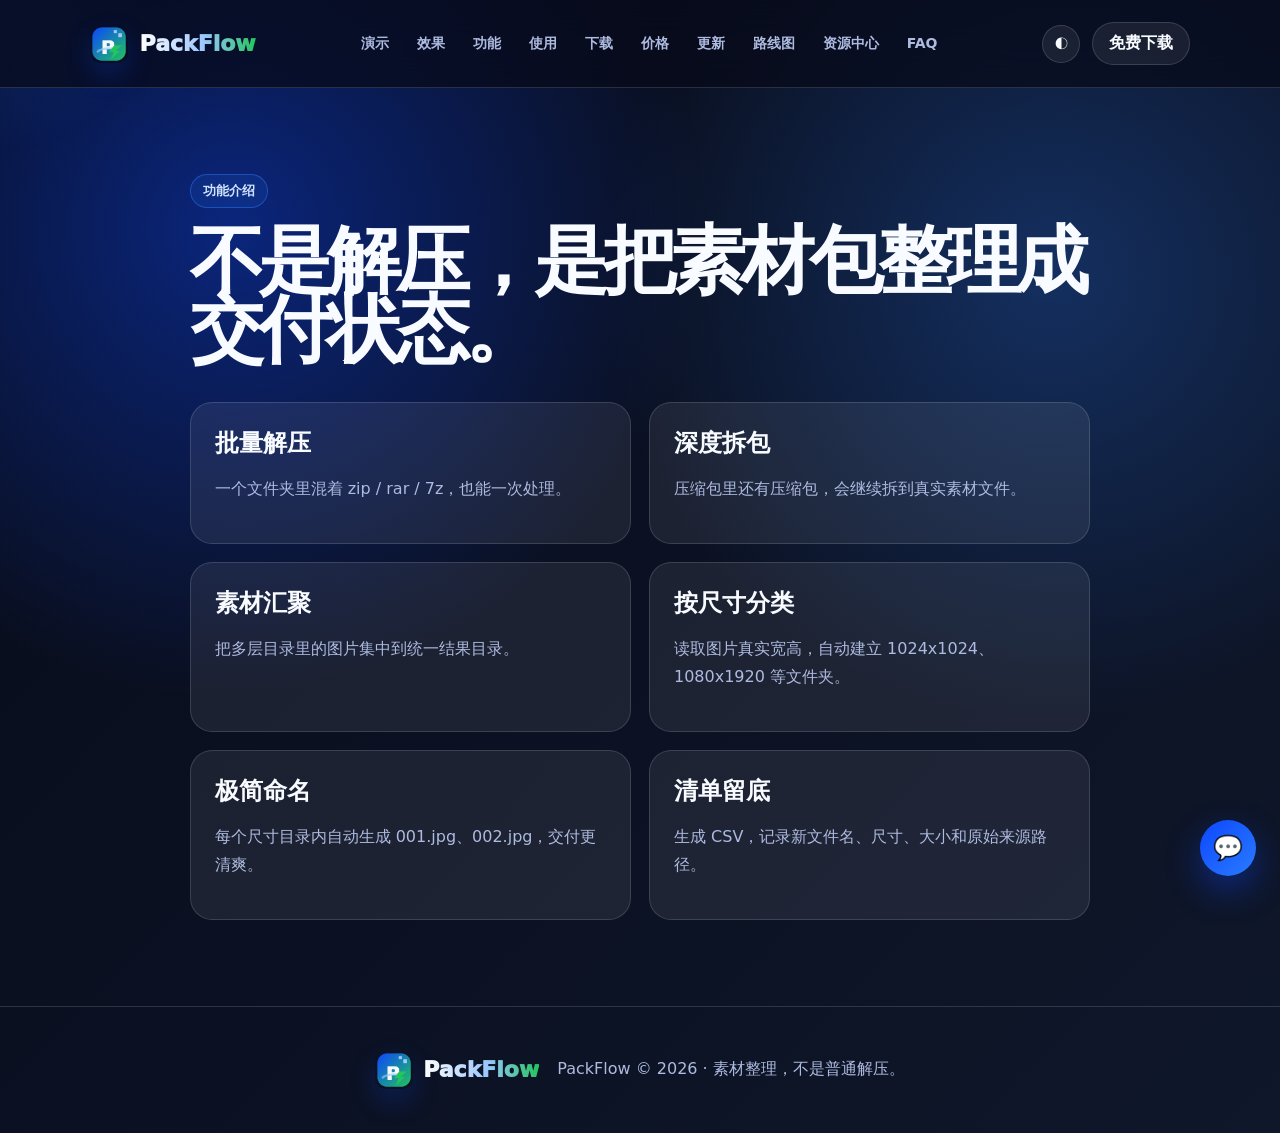
<file: features.html>
<!doctype html>
<html lang="zh-CN">
<head>
  <meta charset="utf-8" />
  <meta name="viewport" content="width=device-width, initial-scale=1" />
  <title>PackFlow 功能介绍 - 批量解压、素材汇聚、按尺寸分类、极简命名</title>
  <meta name="description" content="PackFlow 六大核心功能：批量解压 zip/rar/7z、深度拆包（二级压缩包继续拆）、素材汇聚、按图片真实尺寸自动分类、极简命名 001.jpg、生成 CSV 素材清单留底。" />
  <meta name="keywords" content="批量解压,深度拆包,素材汇聚,图片尺寸分类,极简命名,CSV 素材清单,PackFlow 功能" />
  <meta name="robots" content="index,follow" />
  <link rel="canonical" href="https://packflow.hnchpower.cn/features" />
  <meta property="og:type" content="website" />
  <meta property="og:site_name" content="PackFlow" />
  <meta property="og:locale" content="zh_CN" />
  <meta property="og:title" content="PackFlow 功能介绍 - 批量解压、素材汇聚、按尺寸分类、极简命名" />
  <meta property="og:description" content="批量解压、深度拆包、素材汇聚、按尺寸分类、极简命名、CSV 清单留底。" />
  <meta property="og:url" content="https://packflow.hnchpower.cn/features" />
  <meta property="og:image" content="https://packflow.hnchpower.cn/public/icon-512.png" />
  <meta name="twitter:card" content="summary" />
  <meta name="twitter:title" content="PackFlow 功能介绍" />
  <meta name="twitter:description" content="批量解压、深度拆包、素材汇聚、按尺寸分类、极简命名、CSV 清单留底。" />
  <meta name="twitter:image" content="https://packflow.hnchpower.cn/public/icon-512.png" />
  <meta name="theme-color" content="#070b1a" />
  <link rel="icon" type="image/svg+xml" href="public/favicon.svg" />
  <link rel="apple-touch-icon" href="public/icon-512.png" />
  <link rel="stylesheet" href="styles.css" />
  <script>
  var _hmt = _hmt || [];
  (function() {
    var hm = document.createElement("script");
    hm.src = "https://hm.baidu.com/hm.js?7b126307f6faaf0b8c3baa1152a727f5";
    var s = document.getElementsByTagName("script")[0];
    s.parentNode.insertBefore(hm, s);
  })();
  </script>
</head>
<body>
  <div class="cursor-glow" aria-hidden="true"></div>
  <header class="nav">
    <a class="brand" href="/" aria-label="PackFlow 首页"><img class="brand-icon" src="public/icon-512.png" alt="" /><span class="brand-word">PackFlow</span></a>
    <nav class="nav-links">
      <a href="/#demo">演示</a><a href="/#result">效果</a><a href="/features">功能</a><a href="/guide">使用</a><a href="/download">下载</a><a href="/pricing">价格</a><a href="/changelog">更新</a><a href="/roadmap">路线图</a><a href="/blog">资源中心</a><a href="/faq">FAQ</a>
    </nav>
    <div class="nav-actions"><button id="themeToggle" class="icon-btn" aria-label="切换主题">◐</button><a class="btn small" href="/download">免费下载</a></div>
  </header>
  <main class="page">
    <p class="eyebrow">功能介绍</p>
    <h1>不是解压，是把素材包整理成交付状态。</h1>
    <div class="feature-list">
      <article><h3>批量解压</h3><p>一个文件夹里混着 zip / rar / 7z，也能一次处理。</p></article>
      <article><h3>深度拆包</h3><p>压缩包里还有压缩包，会继续拆到真实素材文件。</p></article>
      <article><h3>素材汇聚</h3><p>把多层目录里的图片集中到统一结果目录。</p></article>
      <article><h3>按尺寸分类</h3><p>读取图片真实宽高，自动建立 1024x1024、1080x1920 等文件夹。</p></article>
      <article><h3>极简命名</h3><p>每个尺寸目录内自动生成 001.jpg、002.jpg，交付更清爽。</p></article>
      <article><h3>清单留底</h3><p>生成 CSV，记录新文件名、尺寸、大小和原始来源路径。</p></article>
    </div>
  </main>
  <footer class="site-footer"><span class="footer-brand"><img class="brand-icon" src="public/icon-512.png" alt="" /><span class="brand-word">PackFlow</span></span><p>PackFlow &copy; 2026 · 素材整理，不是普通解压。</p></footer>
  <script src="app.js"></script>
</body>
</html>
</file>
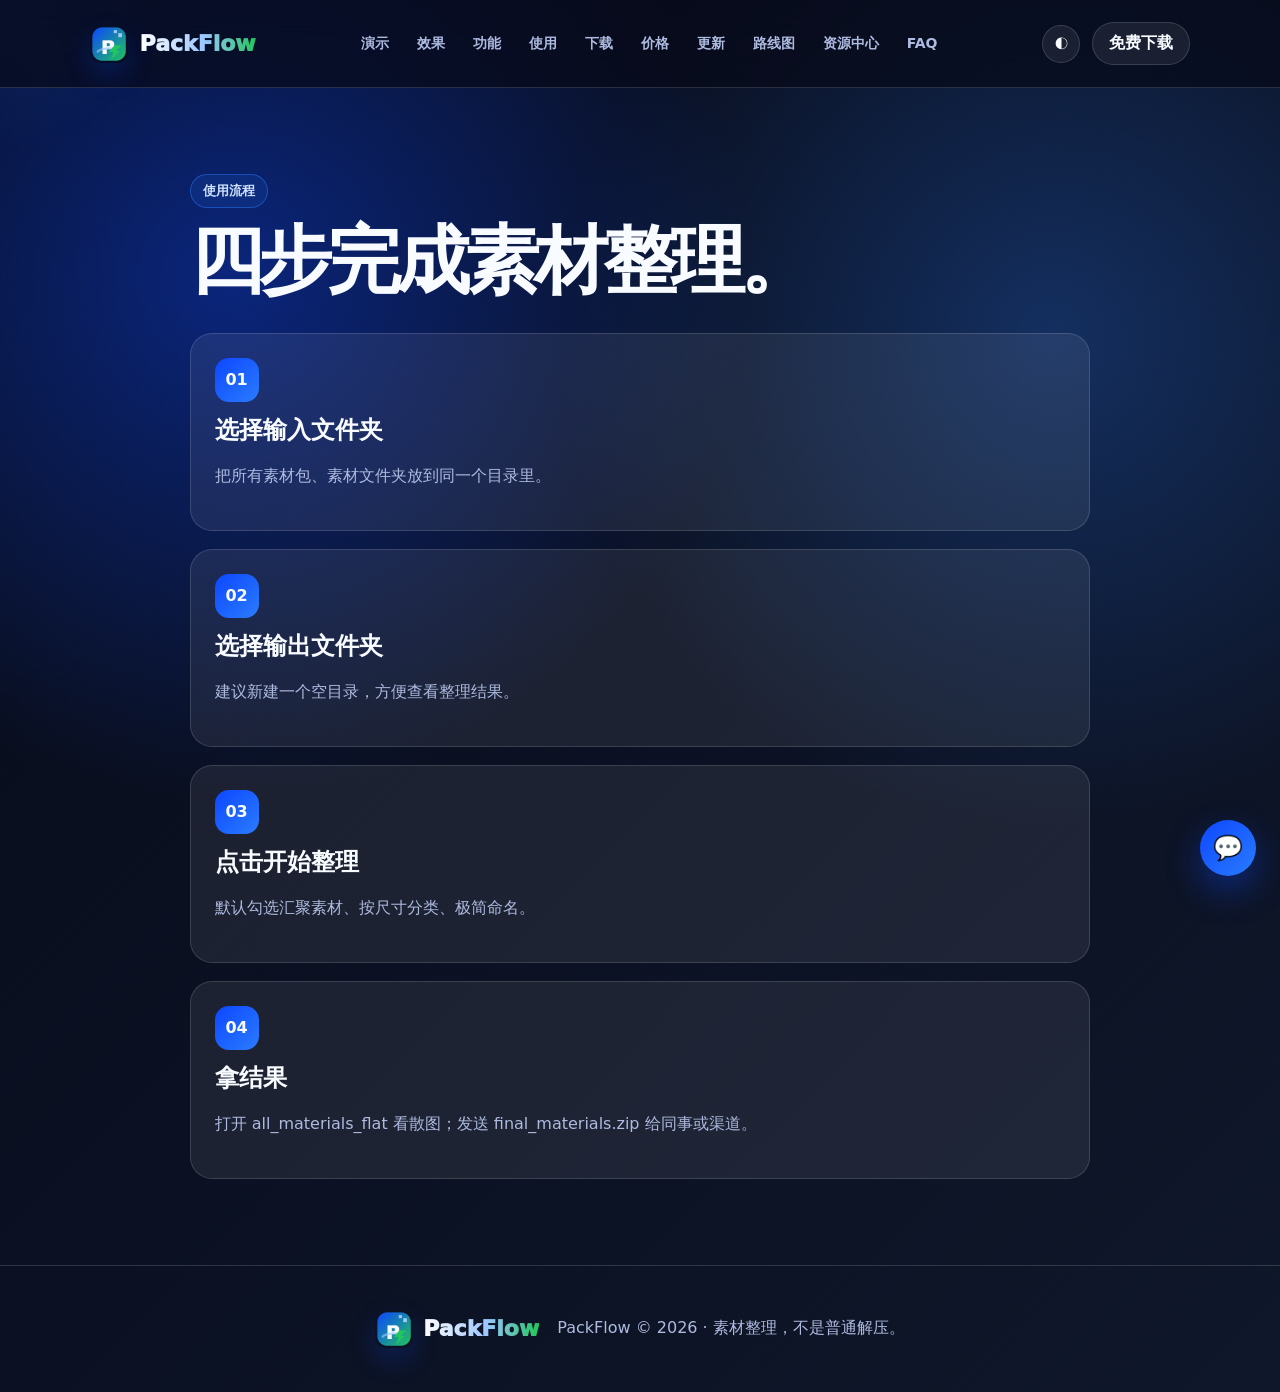
<file: guide.html>
<!doctype html>
<html lang="zh-CN">
<head>
  <meta charset="utf-8" />
  <meta name="viewport" content="width=device-width, initial-scale=1" />
  <title>PackFlow 使用教程 - 四步完成素材包整理</title>
  <meta name="description" content="PackFlow 使用教程：选择输入文件夹、选择输出文件夹、点击开始整理、获取结果。三分钟跑完第一包素材，输出按尺寸分类的散图目录和 final_materials.zip 交付包。" />
  <meta name="keywords" content="PackFlow 教程,素材整理教程,批量解压教程,素材包怎么整理,素材交付流程" />
  <meta name="robots" content="index,follow" />
  <link rel="canonical" href="https://packflow.hnchpower.cn/guide" />
  <meta property="og:type" content="website" />
  <meta property="og:site_name" content="PackFlow" />
  <meta property="og:locale" content="zh_CN" />
  <meta property="og:title" content="PackFlow 使用教程 - 四步完成素材包整理" />
  <meta property="og:description" content="选择输入输出文件夹，点击开始整理，三分钟拿到按尺寸分类的交付包。" />
  <meta property="og:url" content="https://packflow.hnchpower.cn/guide" />
  <meta property="og:image" content="https://packflow.hnchpower.cn/public/icon-512.png" />
  <meta name="twitter:card" content="summary" />
  <meta name="twitter:title" content="PackFlow 使用教程" />
  <meta name="twitter:description" content="四步完成素材包整理，三分钟跑完第一包。" />
  <meta name="twitter:image" content="https://packflow.hnchpower.cn/public/icon-512.png" />
  <meta name="theme-color" content="#070b1a" />
  <link rel="icon" type="image/svg+xml" href="public/favicon.svg" />
  <link rel="apple-touch-icon" href="public/icon-512.png" />
  <link rel="stylesheet" href="styles.css" />
  <script>
  var _hmt = _hmt || [];
  (function() {
    var hm = document.createElement("script");
    hm.src = "https://hm.baidu.com/hm.js?7b126307f6faaf0b8c3baa1152a727f5";
    var s = document.getElementsByTagName("script")[0];
    s.parentNode.insertBefore(hm, s);
  })();
  </script>
</head>
<body>
  <div class="cursor-glow" aria-hidden="true"></div>
  <header class="nav">
    <a class="brand" href="/" aria-label="PackFlow 首页"><img class="brand-icon" src="public/icon-512.png" alt="" /><span class="brand-word">PackFlow</span></a>
    <nav class="nav-links">
      <a href="/#demo">演示</a><a href="/#result">效果</a><a href="/features">功能</a><a href="/guide">使用</a><a href="/download">下载</a><a href="/pricing">价格</a><a href="/changelog">更新</a><a href="/roadmap">路线图</a><a href="/blog">资源中心</a><a href="/faq">FAQ</a>
    </nav>
    <div class="nav-actions"><button id="themeToggle" class="icon-btn" aria-label="切换主题">◐</button><a class="btn small" href="/download">免费下载</a></div>
  </header>
  <main class="page">
    <p class="eyebrow">使用流程</p>
    <h1>四步完成素材整理。</h1>
    <div class="timeline">
      <div><b>01</b><h3>选择输入文件夹</h3><p>把所有素材包、素材文件夹放到同一个目录里。</p></div>
      <div><b>02</b><h3>选择输出文件夹</h3><p>建议新建一个空目录，方便查看整理结果。</p></div>
      <div><b>03</b><h3>点击开始整理</h3><p>默认勾选汇聚素材、按尺寸分类、极简命名。</p></div>
      <div><b>04</b><h3>拿结果</h3><p>打开 all_materials_flat 看散图；发送 final_materials.zip 给同事或渠道。</p></div>
    </div>
  </main>
  <footer class="site-footer"><span class="footer-brand"><img class="brand-icon" src="public/icon-512.png" alt="" /><span class="brand-word">PackFlow</span></span><p>PackFlow &copy; 2026 · 素材整理，不是普通解压。</p></footer>
  <script src="app.js"></script>
</body>
</html>
</file>
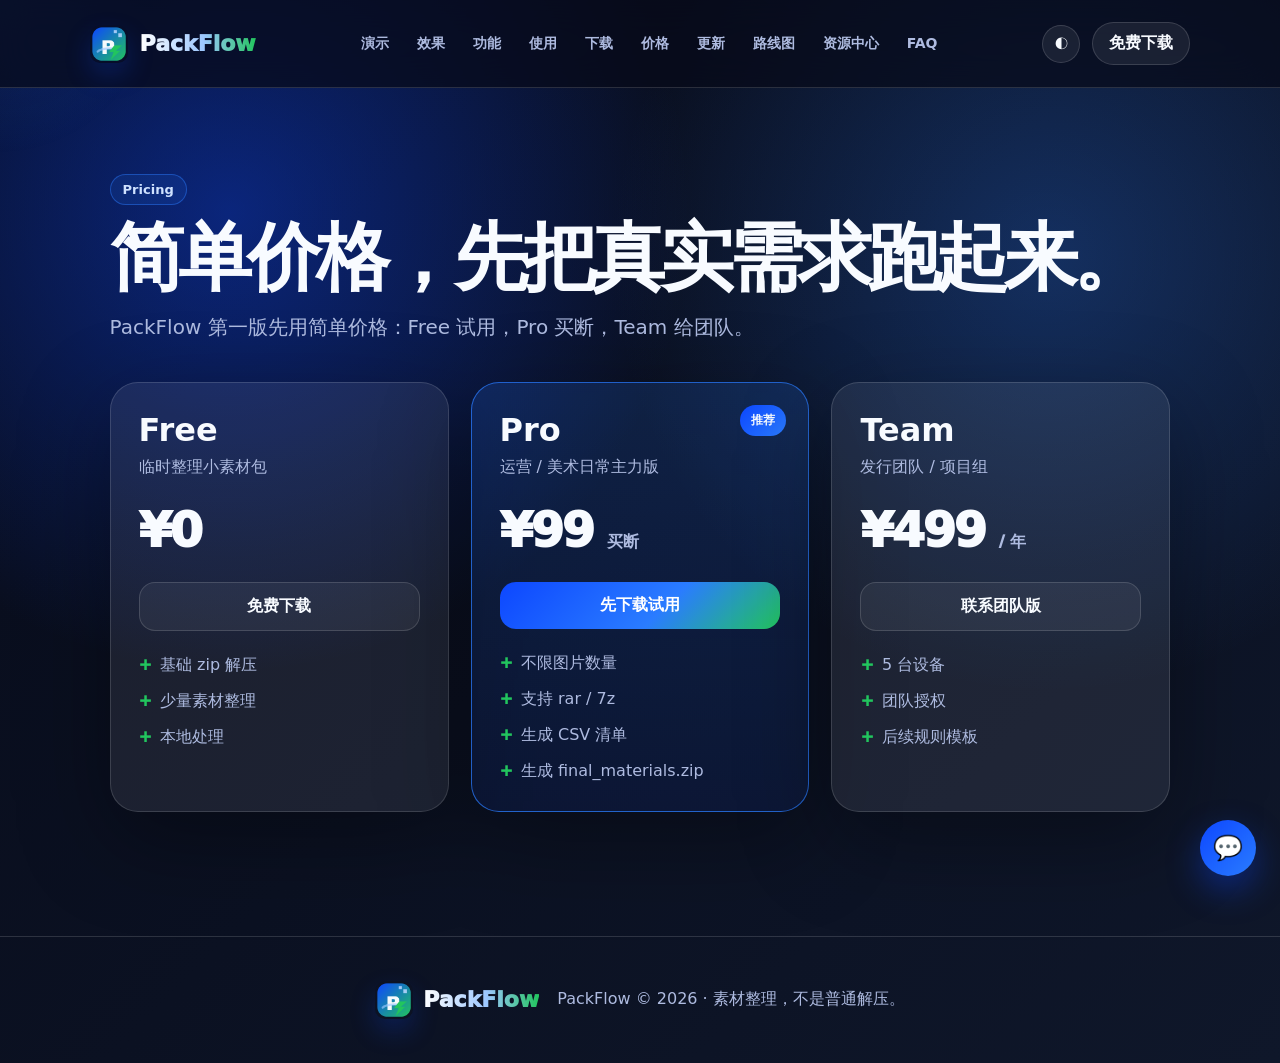
<file: pricing.html>
<!doctype html>
<html lang="zh-CN">
<head>
  <meta charset="utf-8" />
  <meta name="viewport" content="width=device-width, initial-scale=1" />
  <title>PackFlow 价格 - Free 免费版 / Pro ¥99 买断 / Team 团队版</title>
  <meta name="description" content="PackFlow 价格方案：Free 免费版适合临时整理小素材包；Pro ¥99 买断，不限图片数量、支持 rar/7z、生成 CSV 清单；Team ¥499/年，5 台设备，适合游戏发行团队。" />
  <meta name="keywords" content="PackFlow 价格,素材整理工具价格,免费素材整理软件,买断制软件,团队授权" />
  <meta name="robots" content="index,follow" />
  <link rel="canonical" href="https://packflow.hnchpower.cn/pricing" />
  <meta property="og:type" content="website" />
  <meta property="og:site_name" content="PackFlow" />
  <meta property="og:locale" content="zh_CN" />
  <meta property="og:title" content="PackFlow 价格 - Free 免费版 / Pro ¥99 买断 / Team 团队版" />
  <meta property="og:description" content="Free 免费试用，Pro ¥99 买断，Team ¥499/年团队授权。" />
  <meta property="og:url" content="https://packflow.hnchpower.cn/pricing" />
  <meta property="og:image" content="https://packflow.hnchpower.cn/public/icon-512.png" />
  <meta name="twitter:card" content="summary" />
  <meta name="twitter:title" content="PackFlow 价格" />
  <meta name="twitter:description" content="Free 免费试用，Pro ¥99 买断，Team ¥499/年团队授权。" />
  <meta name="twitter:image" content="https://packflow.hnchpower.cn/public/icon-512.png" />
  <meta name="theme-color" content="#070b1a" />
  <link rel="icon" type="image/svg+xml" href="public/favicon.svg" />
  <link rel="apple-touch-icon" href="public/icon-512.png" />
  <link rel="stylesheet" href="styles.css" />
  <script>
  var _hmt = _hmt || [];
  (function() {
    var hm = document.createElement("script");
    hm.src = "https://hm.baidu.com/hm.js?7b126307f6faaf0b8c3baa1152a727f5";
    var s = document.getElementsByTagName("script")[0];
    s.parentNode.insertBefore(hm, s);
  })();
  </script>
</head>
<body>
  <div class="cursor-glow" aria-hidden="true"></div>
  <header class="nav">
    <a class="brand" href="/" aria-label="PackFlow 首页"><img class="brand-icon" src="public/icon-512.png" alt="" /><span class="brand-word">PackFlow</span></a>
    <nav class="nav-links">
      <a href="/#demo">演示</a><a href="/#result">效果</a><a href="/features">功能</a><a href="/guide">使用</a><a href="/download">下载</a><a href="/pricing">价格</a><a href="/changelog">更新</a><a href="/roadmap">路线图</a><a href="/blog">资源中心</a><a href="/faq">FAQ</a>
    </nav>
    <div class="nav-actions"><button id="themeToggle" class="icon-btn" aria-label="切换主题">◐</button><a class="btn small" href="/download">免费下载</a></div>
  </header>
  <main class="page pricing-page">
    <p class="eyebrow">Pricing</p>
    <h1>简单价格，先把真实需求跑起来。</h1>
    <p class="page-lead">PackFlow 第一版先用简单价格：Free 试用，Pro 买断，Team 给团队。</p>
    <div class="pricing-grid">
      <article class="price-card"><div class="plan-top"><h2>Free</h2><p>临时整理小素材包</p></div><div class="price">¥0</div><a class="btn ghost full" href="/download">免费下载</a><ul><li>基础 zip 解压</li><li>少量素材整理</li><li>本地处理</li></ul></article>
      <article class="price-card featured"><span class="badge">推荐</span><div class="plan-top"><h2>Pro</h2><p>运营 / 美术日常主力版</p></div><div class="price">¥99 <small>买断</small></div><a class="btn primary full" href="/download">先下载试用</a><ul><li>不限图片数量</li><li>支持 rar / 7z</li><li>生成 CSV 清单</li><li>生成 final_materials.zip</li></ul></article>
      <article class="price-card"><div class="plan-top"><h2>Team</h2><p>发行团队 / 项目组</p></div><div class="price">¥499 <small>/ 年</small></div><a class="btn ghost full" href="mailto:wangmiao@dxyx6888.com?subject=PackFlow Team 授权咨询">联系团队版</a><ul><li>5 台设备</li><li>团队授权</li><li>后续规则模板</li></ul></article>
    </div>
  </main>
  <footer class="site-footer"><span class="footer-brand"><img class="brand-icon" src="public/icon-512.png" alt="" /><span class="brand-word">PackFlow</span></span><p>PackFlow &copy; 2026 · 素材整理，不是普通解压。</p></footer>
  <script src="app.js"></script>
</body>
</html>
</file>
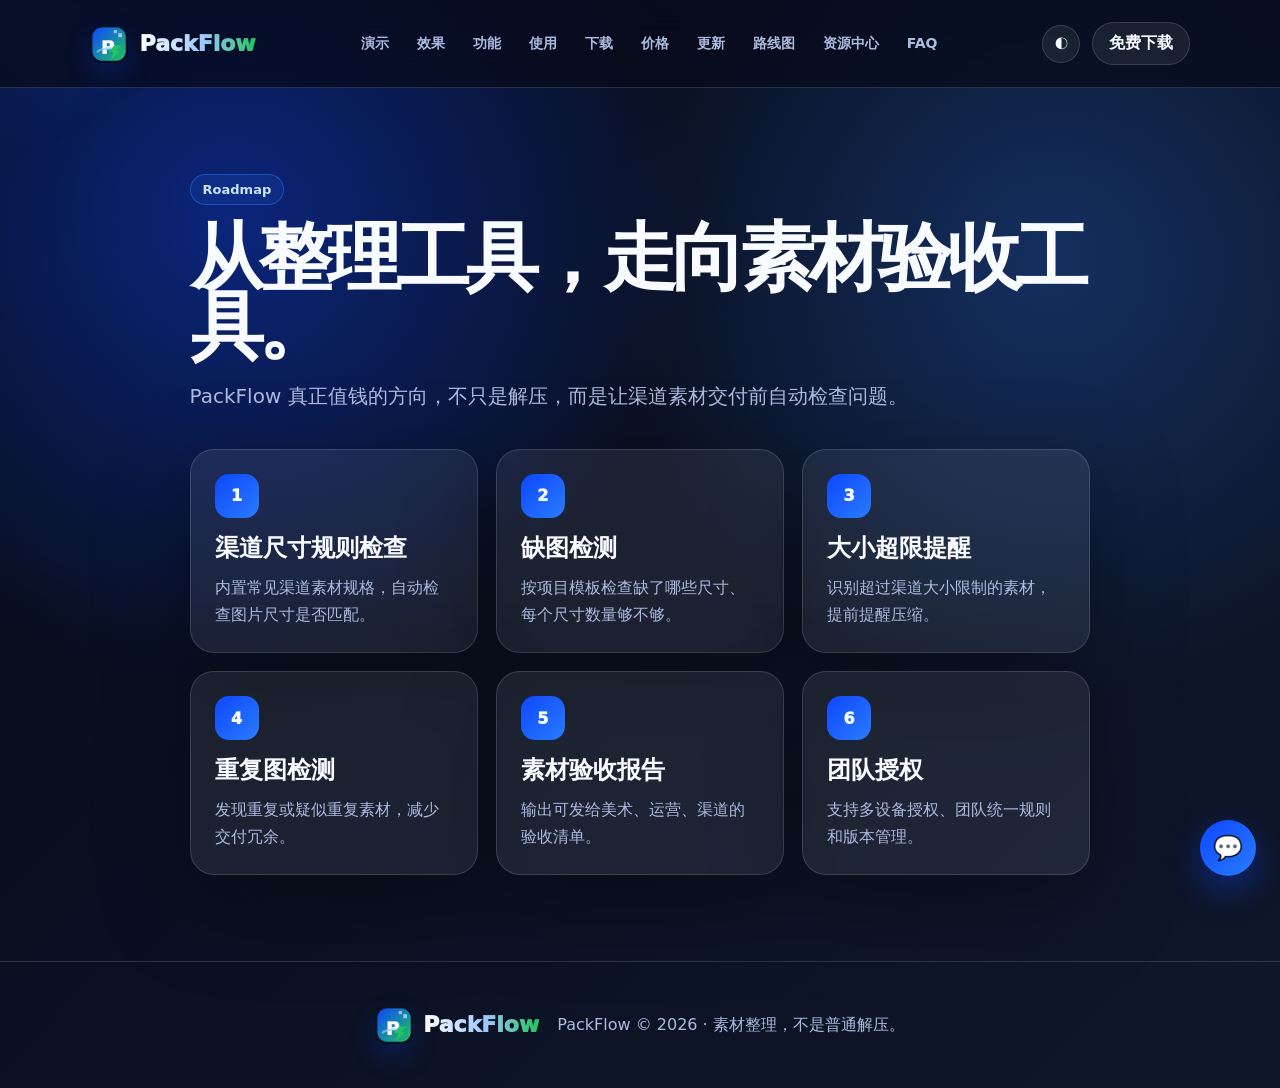
<file: roadmap.html>
<!doctype html>
<html lang="zh-CN">
<head>
  <meta charset="utf-8" />
  <meta name="viewport" content="width=device-width, initial-scale=1" />
  <title>PackFlow 路线图 - 从素材整理走向素材验收</title>
  <meta name="description" content="PackFlow 产品路线图：渠道尺寸规则检查、缺图检测、大小超限提醒、重复图检测、素材验收报告、团队授权。让渠道素材交付前自动检查问题。" />
  <meta name="keywords" content="PackFlow 路线图,素材验收,渠道素材检查,缺图检测,重复图检测" />
  <meta name="robots" content="index,follow" />
  <link rel="canonical" href="https://packflow.hnchpower.cn/roadmap" />
  <meta property="og:type" content="website" />
  <meta property="og:site_name" content="PackFlow" />
  <meta property="og:locale" content="zh_CN" />
  <meta property="og:title" content="PackFlow 路线图 - 从素材整理走向素材验收" />
  <meta property="og:description" content="渠道尺寸规则检查、缺图检测、大小超限提醒、重复图检测、素材验收报告。" />
  <meta property="og:url" content="https://packflow.hnchpower.cn/roadmap" />
  <meta property="og:image" content="https://packflow.hnchpower.cn/public/icon-512.png" />
  <meta name="twitter:card" content="summary" />
  <meta name="twitter:title" content="PackFlow 路线图" />
  <meta name="twitter:description" content="从素材整理走向素材验收：规则检查、缺图检测、验收报告。" />
  <meta name="twitter:image" content="https://packflow.hnchpower.cn/public/icon-512.png" />
  <meta name="theme-color" content="#070b1a" />
  <link rel="icon" type="image/svg+xml" href="public/favicon.svg" />
  <link rel="apple-touch-icon" href="public/icon-512.png" />
  <link rel="stylesheet" href="styles.css" />
  <script>
  var _hmt = _hmt || [];
  (function() {
    var hm = document.createElement("script");
    hm.src = "https://hm.baidu.com/hm.js?7b126307f6faaf0b8c3baa1152a727f5";
    var s = document.getElementsByTagName("script")[0];
    s.parentNode.insertBefore(hm, s);
  })();
  </script>
</head>
<body>
  <div class="cursor-glow" aria-hidden="true"></div>
  <header class="nav">
    <a class="brand" href="/" aria-label="PackFlow 首页"><img class="brand-icon" src="public/icon-512.png" alt="" /><span class="brand-word">PackFlow</span></a>
    <nav class="nav-links">
      <a href="/#demo">演示</a><a href="/#result">效果</a><a href="/features">功能</a><a href="/guide">使用</a><a href="/download">下载</a><a href="/pricing">价格</a><a href="/changelog">更新</a><a href="/roadmap">路线图</a><a href="/blog">资源中心</a><a href="/faq">FAQ</a>
    </nav>
    <div class="nav-actions"><button id="themeToggle" class="icon-btn" aria-label="切换主题">◐</button><a class="btn small" href="/download">免费下载</a></div>
  </header>
  <main class="page">
    <p class="eyebrow">Roadmap</p>
    <h1>从整理工具，走向素材验收工具。</h1>
    <p class="page-lead">PackFlow 真正值钱的方向，不只是解压，而是让渠道素材交付前自动检查问题。</p>
    <div class="roadmap-grid">
      <article><span>1</span><h3>渠道尺寸规则检查</h3><p>内置常见渠道素材规格，自动检查图片尺寸是否匹配。</p></article>
      <article><span>2</span><h3>缺图检测</h3><p>按项目模板检查缺了哪些尺寸、每个尺寸数量够不够。</p></article>
      <article><span>3</span><h3>大小超限提醒</h3><p>识别超过渠道大小限制的素材，提前提醒压缩。</p></article>
      <article><span>4</span><h3>重复图检测</h3><p>发现重复或疑似重复素材，减少交付冗余。</p></article>
      <article><span>5</span><h3>素材验收报告</h3><p>输出可发给美术、运营、渠道的验收清单。</p></article>
      <article><span>6</span><h3>团队授权</h3><p>支持多设备授权、团队统一规则和版本管理。</p></article>
    </div>
  </main>
  <footer class="site-footer"><span class="footer-brand"><img class="brand-icon" src="public/icon-512.png" alt="" /><span class="brand-word">PackFlow</span></span><p>PackFlow &copy; 2026 · 素材整理，不是普通解压。</p></footer>
  <script src="app.js"></script>
</body>
</html>
</file>
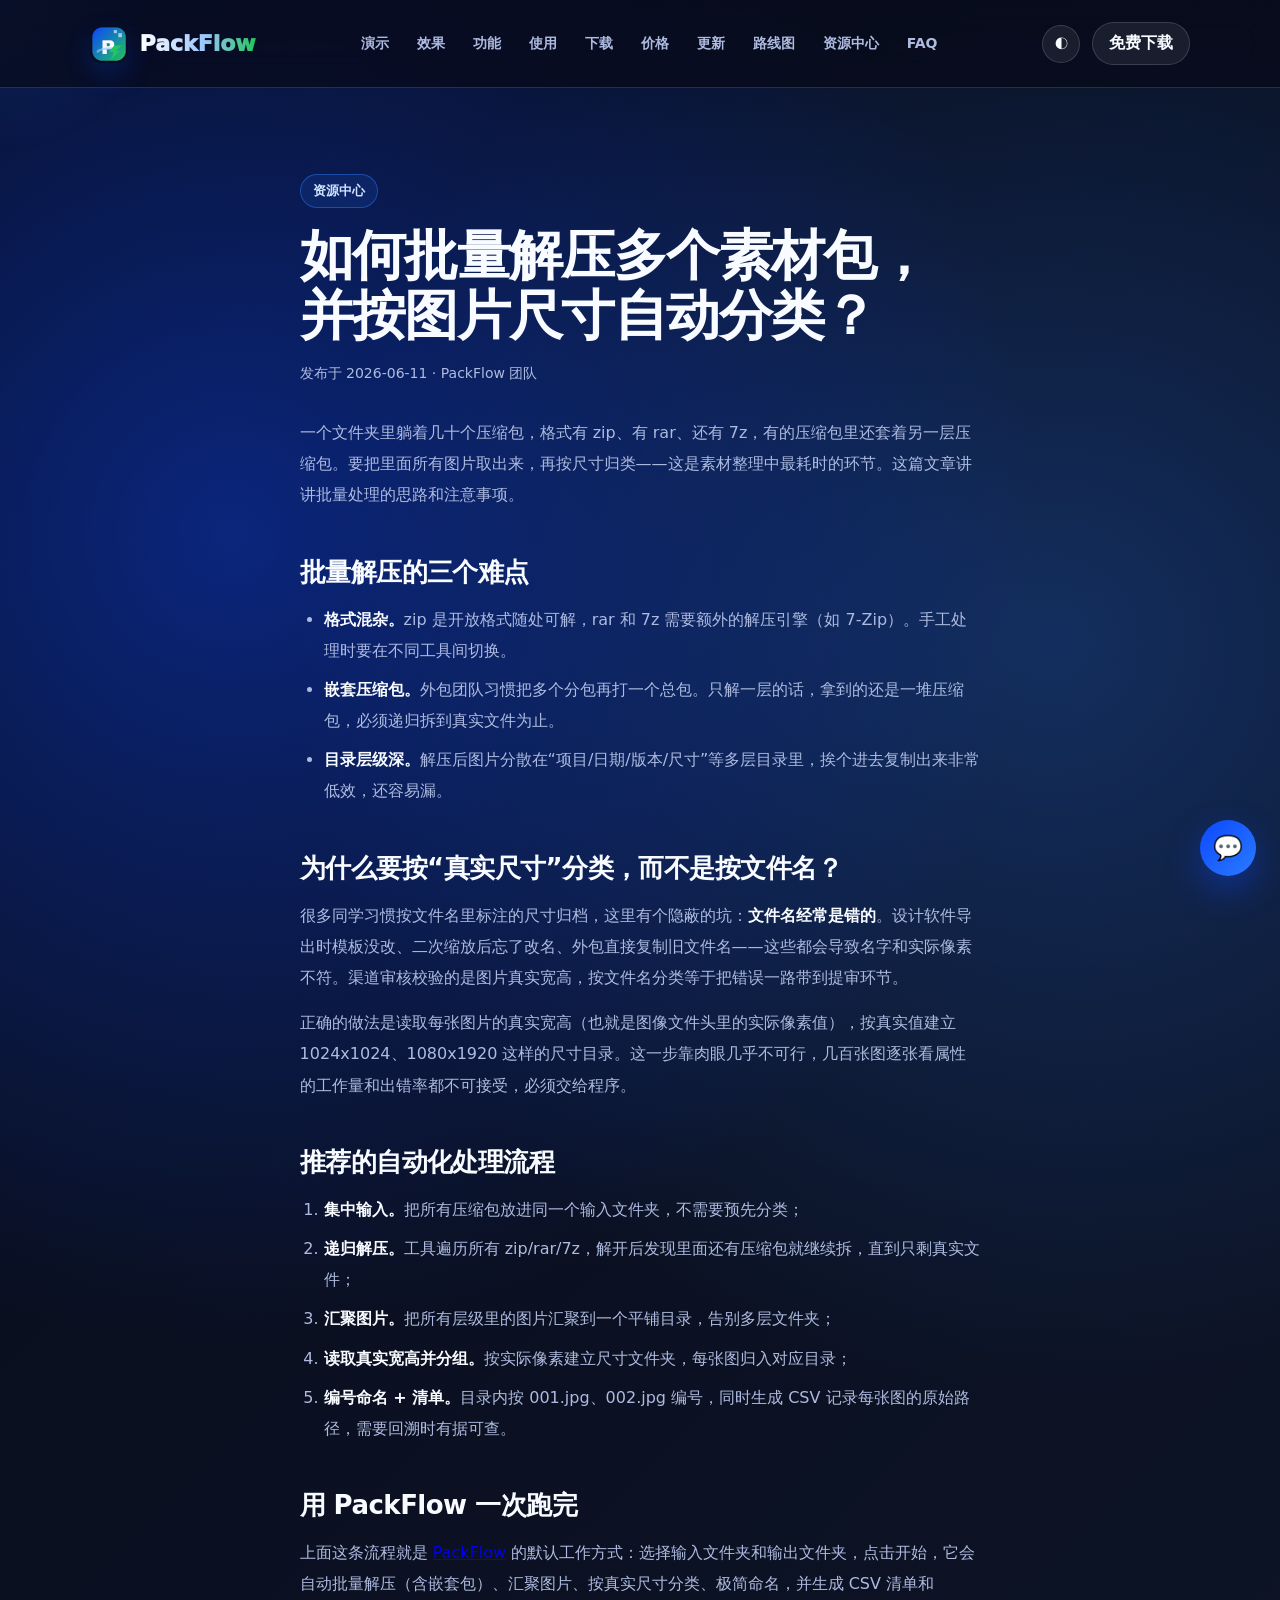
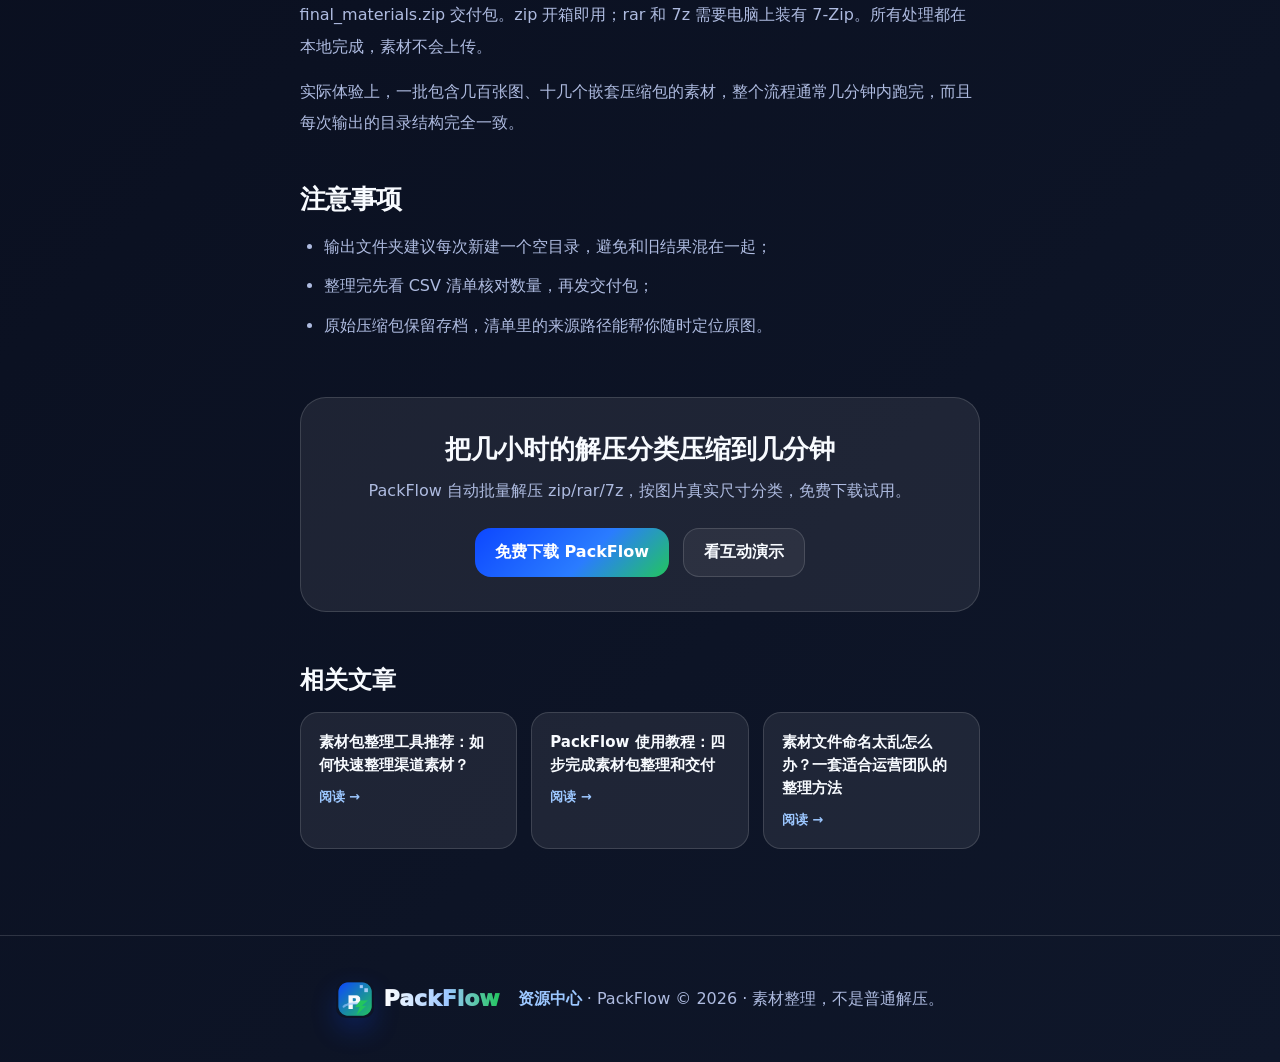
<file: blog/batch-unzip-size-classify.html>
<!doctype html>
<html lang="zh-CN">
<head>
  <meta charset="utf-8" />
  <meta name="viewport" content="width=device-width, initial-scale=1" />
  <title>如何批量解压多个素材包，并按图片尺寸自动分类？ - PackFlow 资源中心</title>
  <meta name="description" content="几十个 zip/rar/7z 压缩包混在一起，里面还嵌套二级压缩包，怎么一次性批量解压？解压后怎么按图片真实尺寸自动分类？本文讲解批量解压和尺寸分类的完整方法与注意事项。" />
  <meta name="keywords" content="批量解压素材包,图片按尺寸分类,图片尺寸自动分类,批量整理图片" />
  <meta name="robots" content="index,follow" />
  <link rel="canonical" href="https://packflow.hnchpower.cn/blog/batch-unzip-size-classify" />
  <meta property="og:type" content="article" />
  <meta property="og:site_name" content="PackFlow" />
  <meta property="og:locale" content="zh_CN" />
  <meta property="og:title" content="如何批量解压多个素材包，并按图片尺寸自动分类？" />
  <meta property="og:description" content="批量解压 zip/rar/7z 与按图片真实尺寸自动分类的完整方法与注意事项。" />
  <meta property="og:url" content="https://packflow.hnchpower.cn/blog/batch-unzip-size-classify" />
  <meta property="og:image" content="https://packflow.hnchpower.cn/public/icon-512.png" />
  <meta name="twitter:card" content="summary" />
  <meta name="twitter:title" content="如何批量解压多个素材包并按尺寸自动分类？" />
  <meta name="twitter:description" content="批量解压与图片尺寸自动分类的完整方法。" />
  <meta name="twitter:image" content="https://packflow.hnchpower.cn/public/icon-512.png" />
  <meta name="theme-color" content="#070b1a" />
  <link rel="icon" type="image/svg+xml" href="/public/favicon.svg" />
  <link rel="apple-touch-icon" href="/public/icon-512.png" />
  <link rel="stylesheet" href="/styles.css" />
  <script type="application/ld+json">
  {
    "@context": "https://schema.org",
    "@type": "Article",
    "headline": "如何批量解压多个素材包，并按图片尺寸自动分类？",
    "description": "批量解压 zip/rar/7z 与按图片真实尺寸自动分类的完整方法与注意事项。",
    "inLanguage": "zh-CN",
    "image": "https://packflow.hnchpower.cn/public/icon-512.png",
    "datePublished": "2026-06-11",
    "dateModified": "2026-06-11",
    "author": { "@type": "Organization", "name": "PackFlow", "url": "https://packflow.hnchpower.cn/" },
    "publisher": { "@type": "Organization", "name": "PackFlow", "logo": { "@type": "ImageObject", "url": "https://packflow.hnchpower.cn/public/icon-512.png" } },
    "mainEntityOfPage": "https://packflow.hnchpower.cn/blog/batch-unzip-size-classify"
  }
  </script>
  <script>
  var _hmt = _hmt || [];
  (function() {
    var hm = document.createElement("script");
    hm.src = "https://hm.baidu.com/hm.js?7b126307f6faaf0b8c3baa1152a727f5";
    var s = document.getElementsByTagName("script")[0];
    s.parentNode.insertBefore(hm, s);
  })();
  </script>
</head>
<body>
  <div class="cursor-glow" aria-hidden="true"></div>
  <header class="nav">
    <a class="brand" href="/" aria-label="PackFlow 首页"><img class="brand-icon" src="/public/icon-512.png" alt="" /><span class="brand-word">PackFlow</span></a>
    <nav class="nav-links">
      <a href="/#demo">演示</a><a href="/#result">效果</a><a href="/features">功能</a><a href="/guide">使用</a><a href="/download">下载</a><a href="/pricing">价格</a><a href="/changelog">更新</a><a href="/roadmap">路线图</a><a href="/blog">资源中心</a><a href="/faq">FAQ</a>
    </nav>
    <div class="nav-actions"><button id="themeToggle" class="icon-btn" aria-label="切换主题">◐</button><a class="btn small" href="/download">免费下载</a></div>
  </header>
  <main class="page article-page">
    <p class="eyebrow"><a href="/blog" style="color:inherit;text-decoration:none">资源中心</a></p>
    <h1>如何批量解压多个素材包，并按图片尺寸自动分类？</h1>
    <p class="article-meta">发布于 2026-06-11 · PackFlow 团队</p>
    <article class="article-body">
      <p>一个文件夹里躺着几十个压缩包，格式有 zip、有 rar、还有 7z，有的压缩包里还套着另一层压缩包。要把里面所有图片取出来，再按尺寸归类——这是素材整理中最耗时的环节。这篇文章讲讲批量处理的思路和注意事项。</p>

      <h2>批量解压的三个难点</h2>
      <ul>
        <li><strong>格式混杂。</strong>zip 是开放格式随处可解，rar 和 7z 需要额外的解压引擎（如 7-Zip）。手工处理时要在不同工具间切换。</li>
        <li><strong>嵌套压缩包。</strong>外包团队习惯把多个分包再打一个总包。只解一层的话，拿到的还是一堆压缩包，必须递归拆到真实文件为止。</li>
        <li><strong>目录层级深。</strong>解压后图片分散在“项目/日期/版本/尺寸”等多层目录里，挨个进去复制出来非常低效，还容易漏。</li>
      </ul>

      <h2>为什么要按“真实尺寸”分类，而不是按文件名？</h2>
      <p>很多同学习惯按文件名里标注的尺寸归档，这里有个隐蔽的坑：<strong>文件名经常是错的</strong>。设计软件导出时模板没改、二次缩放后忘了改名、外包直接复制旧文件名——这些都会导致名字和实际像素不符。渠道审核校验的是图片真实宽高，按文件名分类等于把错误一路带到提审环节。</p>
      <p>正确的做法是读取每张图片的真实宽高（也就是图像文件头里的实际像素值），按真实值建立 1024x1024、1080x1920 这样的尺寸目录。这一步靠肉眼几乎不可行，几百张图逐张看属性的工作量和出错率都不可接受，必须交给程序。</p>

      <h2>推荐的自动化处理流程</h2>
      <ol>
        <li><strong>集中输入。</strong>把所有压缩包放进同一个输入文件夹，不需要预先分类；</li>
        <li><strong>递归解压。</strong>工具遍历所有 zip/rar/7z，解开后发现里面还有压缩包就继续拆，直到只剩真实文件；</li>
        <li><strong>汇聚图片。</strong>把所有层级里的图片汇聚到一个平铺目录，告别多层文件夹；</li>
        <li><strong>读取真实宽高并分组。</strong>按实际像素建立尺寸文件夹，每张图归入对应目录；</li>
        <li><strong>编号命名 + 清单。</strong>目录内按 001.jpg、002.jpg 编号，同时生成 CSV 记录每张图的原始路径，需要回溯时有据可查。</li>
      </ol>

      <h2>用 PackFlow 一次跑完</h2>
      <p>上面这条流程就是 <a href="/">PackFlow</a> 的默认工作方式：选择输入文件夹和输出文件夹，点击开始，它会自动批量解压（含嵌套包）、汇聚图片、按真实尺寸分类、极简命名，并生成 CSV 清单和 final_materials.zip 交付包。zip 开箱即用；rar 和 7z 需要电脑上装有 7-Zip。所有处理都在本地完成，素材不会上传。</p>
      <p>实际体验上，一批包含几百张图、十几个嵌套压缩包的素材，整个流程通常几分钟内跑完，而且每次输出的目录结构完全一致。</p>

      <h2>注意事项</h2>
      <ul>
        <li>输出文件夹建议每次新建一个空目录，避免和旧结果混在一起；</li>
        <li>整理完先看 CSV 清单核对数量，再发交付包；</li>
        <li>原始压缩包保留存档，清单里的来源路径能帮你随时定位原图。</li>
      </ul>
    </article>

    <section class="article-cta">
      <h2>把几小时的解压分类压缩到几分钟</h2>
      <p>PackFlow 自动批量解压 zip/rar/7z，按图片真实尺寸分类，免费下载试用。</p>
      <div class="center-actions"><a class="btn primary" href="/download">免费下载 PackFlow</a><a class="btn ghost" href="/#demo">看互动演示</a></div>
    </section>

    <section class="related-posts">
      <h2>相关文章</h2>
      <div class="related-grid">
        <a href="/blog/material-package-sorting">素材包整理工具推荐：如何快速整理渠道素材？<span>阅读 →</span></a>
        <a href="/blog/packflow-tutorial">PackFlow 使用教程：四步完成素材包整理和交付<span>阅读 →</span></a>
        <a href="/blog/material-file-naming">素材文件命名太乱怎么办？一套适合运营团队的整理方法<span>阅读 →</span></a>
      </div>
    </section>
  </main>
  <footer class="site-footer"><span class="footer-brand"><img class="brand-icon" src="/public/icon-512.png" alt="" /><span class="brand-word">PackFlow</span></span><p><a href="/blog">资源中心</a> · PackFlow &copy; 2026 · 素材整理，不是普通解压。</p></footer>
  <script src="/app.js"></script>
</body>
</html>
</file>
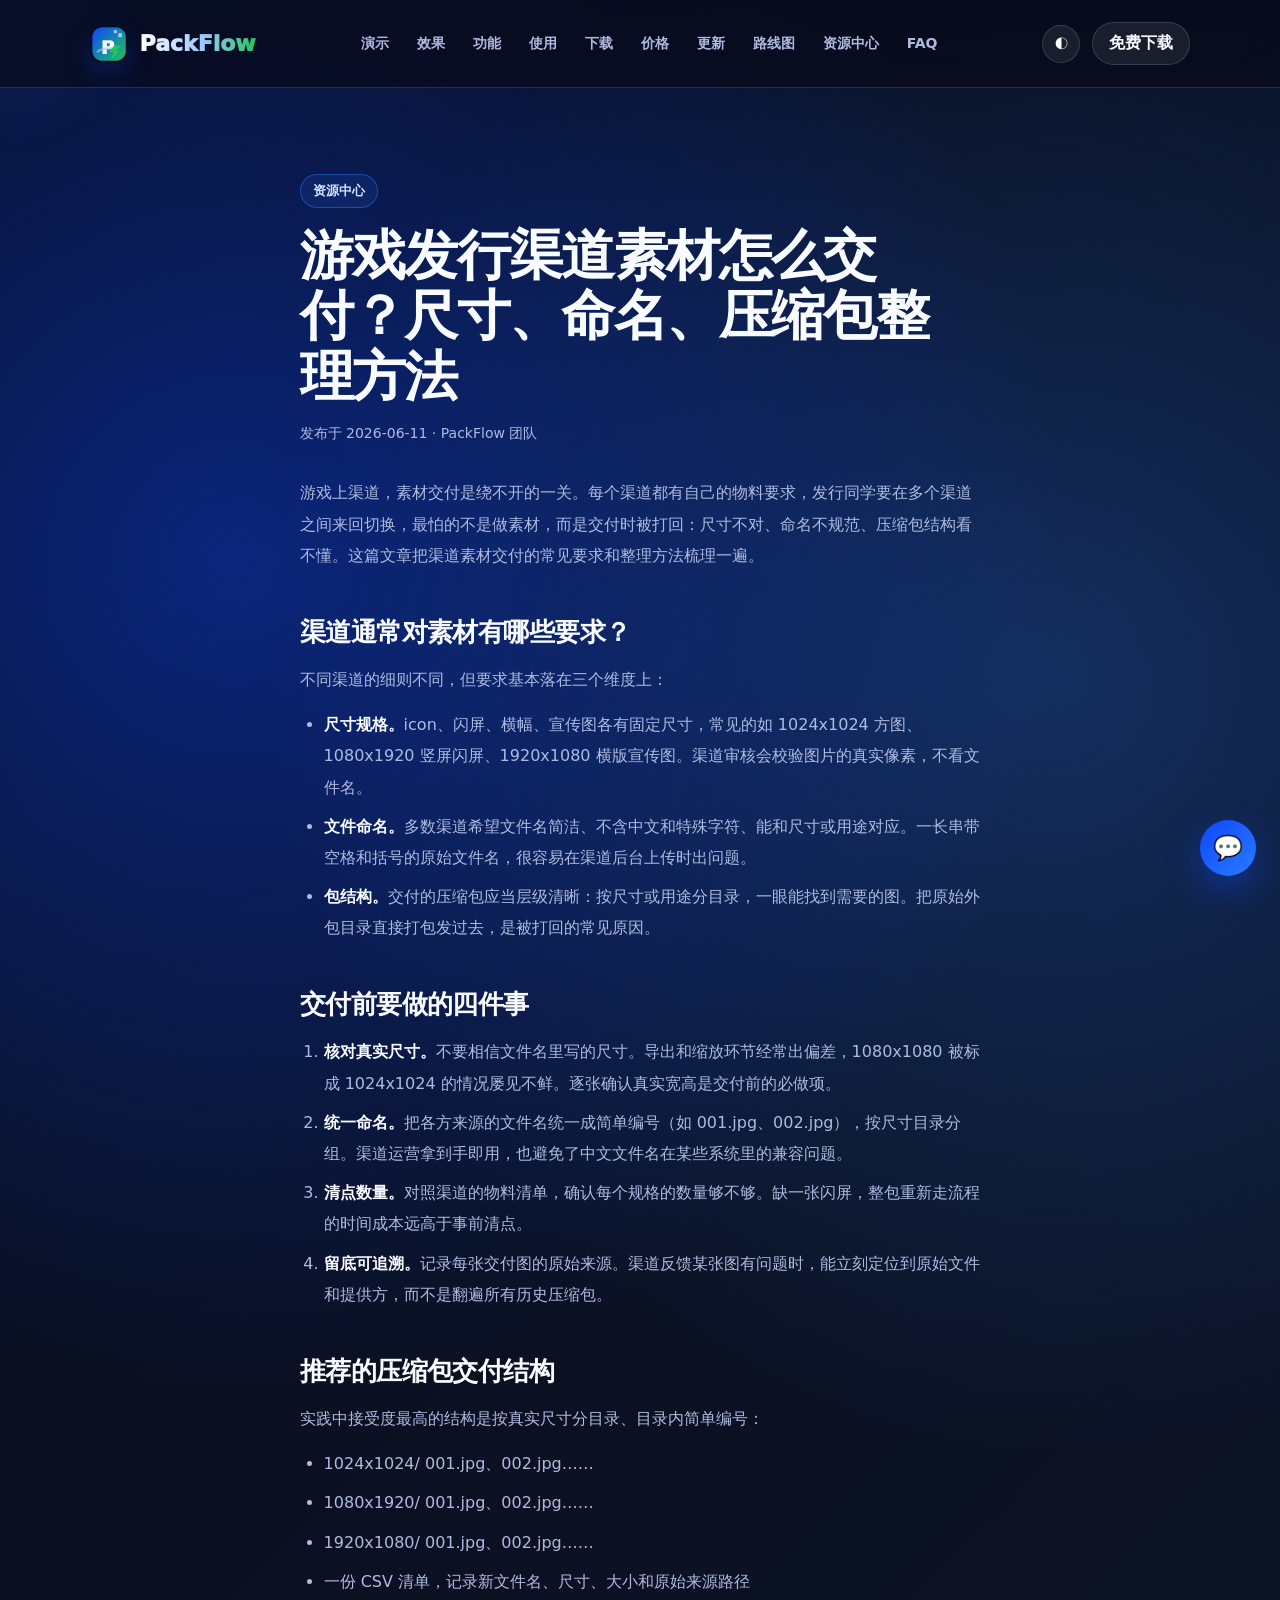
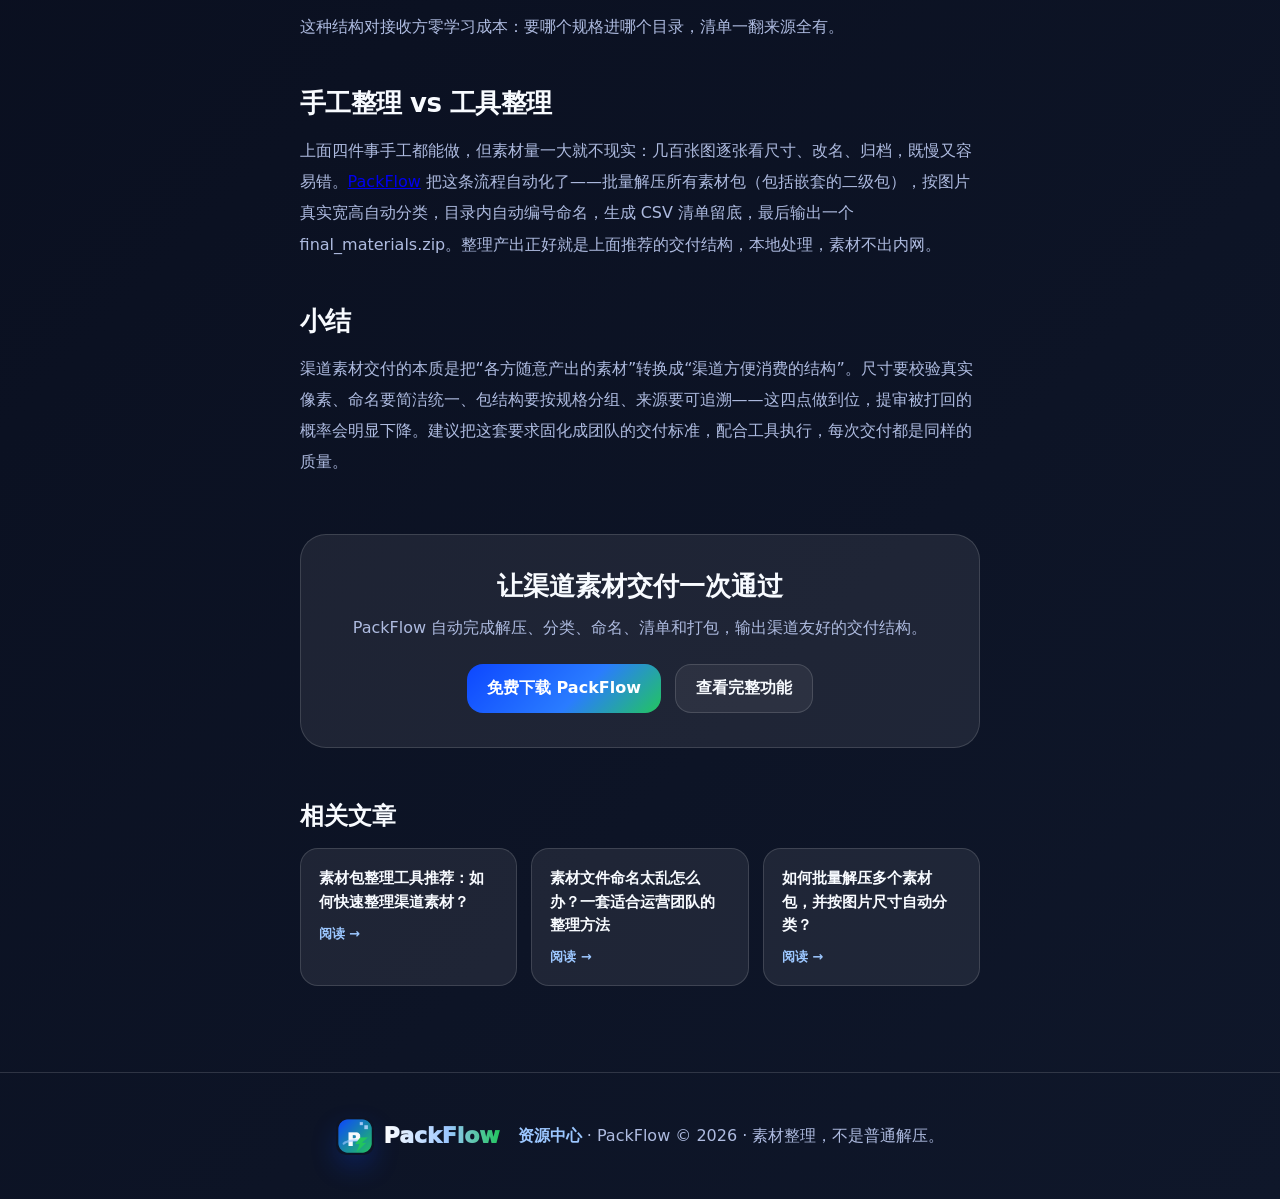
<file: blog/game-channel-material-delivery.html>
<!doctype html>
<html lang="zh-CN">
<head>
  <meta charset="utf-8" />
  <meta name="viewport" content="width=device-width, initial-scale=1" />
  <title>游戏发行渠道素材怎么交付？尺寸、命名、压缩包整理方法 - PackFlow 资源中心</title>
  <meta name="description" content="游戏发行的渠道素材交付有哪些常见规范？本文梳理渠道对推广图尺寸、文件命名和压缩包结构的典型要求，并给出一套从收稿到交付的实操整理方法，减少提审被打回的概率。" />
  <meta name="keywords" content="游戏发行素材,渠道素材交付,游戏渠道素材规范,游戏推广图尺寸整理" />
  <meta name="robots" content="index,follow" />
  <link rel="canonical" href="https://packflow.hnchpower.cn/blog/game-channel-material-delivery" />
  <meta property="og:type" content="article" />
  <meta property="og:site_name" content="PackFlow" />
  <meta property="og:locale" content="zh_CN" />
  <meta property="og:title" content="游戏发行渠道素材怎么交付？尺寸、命名、压缩包整理方法" />
  <meta property="og:description" content="梳理渠道对推广图尺寸、文件命名和压缩包结构的典型要求，给出从收稿到交付的实操方法。" />
  <meta property="og:url" content="https://packflow.hnchpower.cn/blog/game-channel-material-delivery" />
  <meta property="og:image" content="https://packflow.hnchpower.cn/public/icon-512.png" />
  <meta name="twitter:card" content="summary" />
  <meta name="twitter:title" content="游戏发行渠道素材怎么交付？" />
  <meta name="twitter:description" content="尺寸、命名、压缩包整理方法一篇讲清。" />
  <meta name="twitter:image" content="https://packflow.hnchpower.cn/public/icon-512.png" />
  <meta name="theme-color" content="#070b1a" />
  <link rel="icon" type="image/svg+xml" href="/public/favicon.svg" />
  <link rel="apple-touch-icon" href="/public/icon-512.png" />
  <link rel="stylesheet" href="/styles.css" />
  <script type="application/ld+json">
  {
    "@context": "https://schema.org",
    "@type": "Article",
    "headline": "游戏发行渠道素材怎么交付？尺寸、命名、压缩包整理方法",
    "description": "梳理渠道对推广图尺寸、文件命名和压缩包结构的典型要求，并给出一套从收稿到交付的实操整理方法。",
    "inLanguage": "zh-CN",
    "image": "https://packflow.hnchpower.cn/public/icon-512.png",
    "datePublished": "2026-06-11",
    "dateModified": "2026-06-11",
    "author": { "@type": "Organization", "name": "PackFlow", "url": "https://packflow.hnchpower.cn/" },
    "publisher": { "@type": "Organization", "name": "PackFlow", "logo": { "@type": "ImageObject", "url": "https://packflow.hnchpower.cn/public/icon-512.png" } },
    "mainEntityOfPage": "https://packflow.hnchpower.cn/blog/game-channel-material-delivery"
  }
  </script>
  <script>
  var _hmt = _hmt || [];
  (function() {
    var hm = document.createElement("script");
    hm.src = "https://hm.baidu.com/hm.js?7b126307f6faaf0b8c3baa1152a727f5";
    var s = document.getElementsByTagName("script")[0];
    s.parentNode.insertBefore(hm, s);
  })();
  </script>
</head>
<body>
  <div class="cursor-glow" aria-hidden="true"></div>
  <header class="nav">
    <a class="brand" href="/" aria-label="PackFlow 首页"><img class="brand-icon" src="/public/icon-512.png" alt="" /><span class="brand-word">PackFlow</span></a>
    <nav class="nav-links">
      <a href="/#demo">演示</a><a href="/#result">效果</a><a href="/features">功能</a><a href="/guide">使用</a><a href="/download">下载</a><a href="/pricing">价格</a><a href="/changelog">更新</a><a href="/roadmap">路线图</a><a href="/blog">资源中心</a><a href="/faq">FAQ</a>
    </nav>
    <div class="nav-actions"><button id="themeToggle" class="icon-btn" aria-label="切换主题">◐</button><a class="btn small" href="/download">免费下载</a></div>
  </header>
  <main class="page article-page">
    <p class="eyebrow"><a href="/blog" style="color:inherit;text-decoration:none">资源中心</a></p>
    <h1>游戏发行渠道素材怎么交付？尺寸、命名、压缩包整理方法</h1>
    <p class="article-meta">发布于 2026-06-11 · PackFlow 团队</p>
    <article class="article-body">
      <p>游戏上渠道，素材交付是绕不开的一关。每个渠道都有自己的物料要求，发行同学要在多个渠道之间来回切换，最怕的不是做素材，而是交付时被打回：尺寸不对、命名不规范、压缩包结构看不懂。这篇文章把渠道素材交付的常见要求和整理方法梳理一遍。</p>

      <h2>渠道通常对素材有哪些要求？</h2>
      <p>不同渠道的细则不同，但要求基本落在三个维度上：</p>
      <ul>
        <li><strong>尺寸规格。</strong>icon、闪屏、横幅、宣传图各有固定尺寸，常见的如 1024x1024 方图、1080x1920 竖屏闪屏、1920x1080 横版宣传图。渠道审核会校验图片的真实像素，不看文件名。</li>
        <li><strong>文件命名。</strong>多数渠道希望文件名简洁、不含中文和特殊字符、能和尺寸或用途对应。一长串带空格和括号的原始文件名，很容易在渠道后台上传时出问题。</li>
        <li><strong>包结构。</strong>交付的压缩包应当层级清晰：按尺寸或用途分目录，一眼能找到需要的图。把原始外包目录直接打包发过去，是被打回的常见原因。</li>
      </ul>

      <h2>交付前要做的四件事</h2>
      <ol>
        <li><strong>核对真实尺寸。</strong>不要相信文件名里写的尺寸。导出和缩放环节经常出偏差，1080x1080 被标成 1024x1024 的情况屡见不鲜。逐张确认真实宽高是交付前的必做项。</li>
        <li><strong>统一命名。</strong>把各方来源的文件名统一成简单编号（如 001.jpg、002.jpg），按尺寸目录分组。渠道运营拿到手即用，也避免了中文文件名在某些系统里的兼容问题。</li>
        <li><strong>清点数量。</strong>对照渠道的物料清单，确认每个规格的数量够不够。缺一张闪屏，整包重新走流程的时间成本远高于事前清点。</li>
        <li><strong>留底可追溯。</strong>记录每张交付图的原始来源。渠道反馈某张图有问题时，能立刻定位到原始文件和提供方，而不是翻遍所有历史压缩包。</li>
      </ol>

      <h2>推荐的压缩包交付结构</h2>
      <p>实践中接受度最高的结构是按真实尺寸分目录、目录内简单编号：</p>
      <ul>
        <li>1024x1024/ 001.jpg、002.jpg……</li>
        <li>1080x1920/ 001.jpg、002.jpg……</li>
        <li>1920x1080/ 001.jpg、002.jpg……</li>
        <li>一份 CSV 清单，记录新文件名、尺寸、大小和原始来源路径</li>
      </ul>
      <p>这种结构对接收方零学习成本：要哪个规格进哪个目录，清单一翻来源全有。</p>

      <h2>手工整理 vs 工具整理</h2>
      <p>上面四件事手工都能做，但素材量一大就不现实：几百张图逐张看尺寸、改名、归档，既慢又容易错。<a href="/">PackFlow</a> 把这条流程自动化了——批量解压所有素材包（包括嵌套的二级包），按图片真实宽高自动分类，目录内自动编号命名，生成 CSV 清单留底，最后输出一个 final_materials.zip。整理产出正好就是上面推荐的交付结构，本地处理，素材不出内网。</p>

      <h2>小结</h2>
      <p>渠道素材交付的本质是把“各方随意产出的素材”转换成“渠道方便消费的结构”。尺寸要校验真实像素、命名要简洁统一、包结构要按规格分组、来源要可追溯——这四点做到位，提审被打回的概率会明显下降。建议把这套要求固化成团队的交付标准，配合工具执行，每次交付都是同样的质量。</p>
    </article>

    <section class="article-cta">
      <h2>让渠道素材交付一次通过</h2>
      <p>PackFlow 自动完成解压、分类、命名、清单和打包，输出渠道友好的交付结构。</p>
      <div class="center-actions"><a class="btn primary" href="/download">免费下载 PackFlow</a><a class="btn ghost" href="/features">查看完整功能</a></div>
    </section>

    <section class="related-posts">
      <h2>相关文章</h2>
      <div class="related-grid">
        <a href="/blog/material-package-sorting">素材包整理工具推荐：如何快速整理渠道素材？<span>阅读 →</span></a>
        <a href="/blog/material-file-naming">素材文件命名太乱怎么办？一套适合运营团队的整理方法<span>阅读 →</span></a>
        <a href="/blog/batch-unzip-size-classify">如何批量解压多个素材包，并按图片尺寸自动分类？<span>阅读 →</span></a>
      </div>
    </section>
  </main>
  <footer class="site-footer"><span class="footer-brand"><img class="brand-icon" src="/public/icon-512.png" alt="" /><span class="brand-word">PackFlow</span></span><p><a href="/blog">资源中心</a> · PackFlow &copy; 2026 · 素材整理，不是普通解压。</p></footer>
  <script src="/app.js"></script>
</body>
</html>
</file>
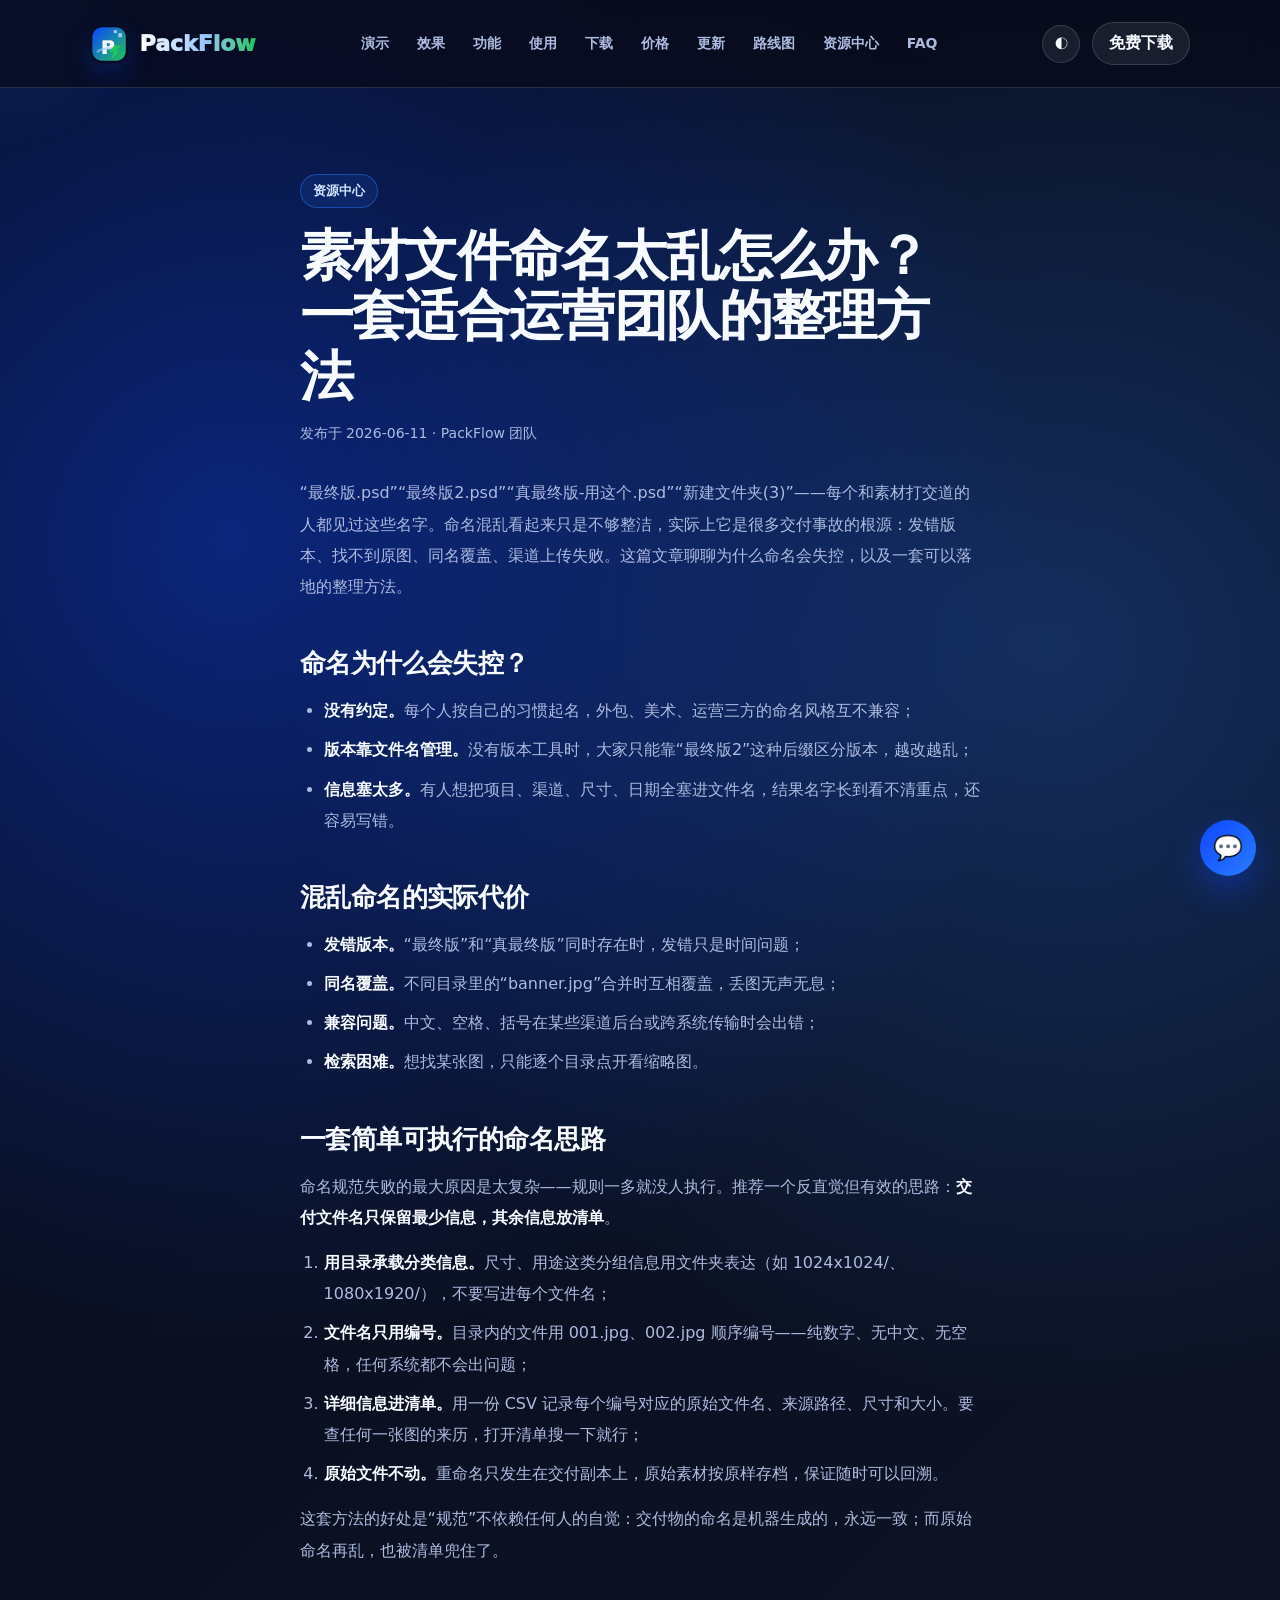
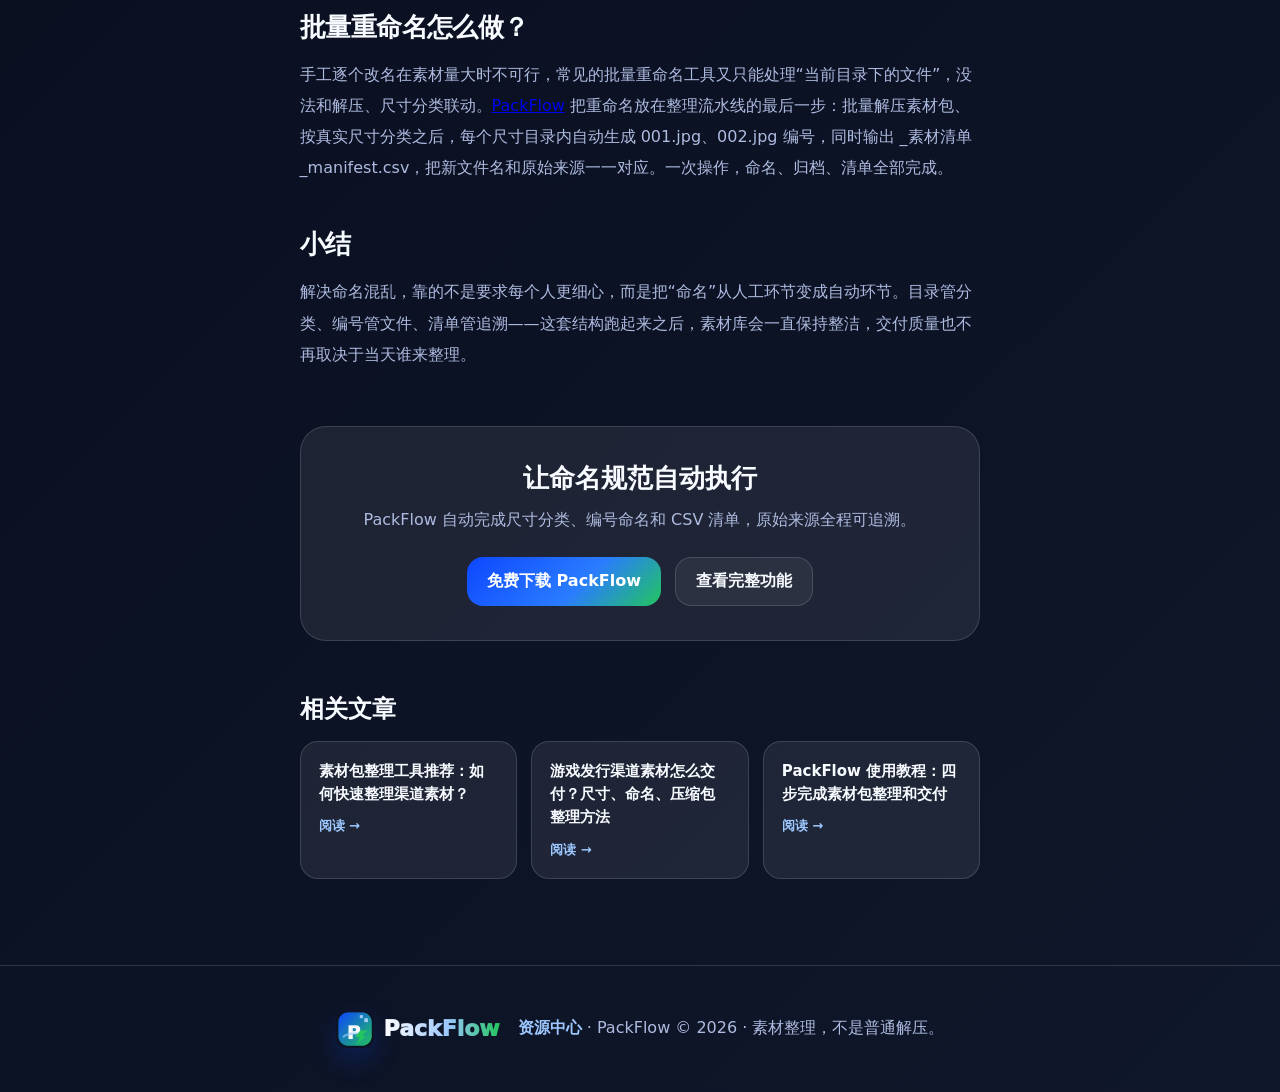
<file: blog/material-file-naming.html>
<!doctype html>
<html lang="zh-CN">
<head>
  <meta charset="utf-8" />
  <meta name="viewport" content="width=device-width, initial-scale=1" />
  <title>素材文件命名太乱怎么办？一套适合运营团队的整理方法 - PackFlow 资源中心</title>
  <meta name="description" content="“最终版”“最终版2”“新建文件夹(3)”——素材命名混乱是交付事故的常见根源。本文给出一套适合运营和美术团队的文件命名规范与批量重命名方法，让素材归档可查、交付可控。" />
  <meta name="keywords" content="素材命名规范,图片命名整理,文件批量重命名,素材归档规范" />
  <meta name="robots" content="index,follow" />
  <link rel="canonical" href="https://packflow.hnchpower.cn/blog/material-file-naming" />
  <meta property="og:type" content="article" />
  <meta property="og:site_name" content="PackFlow" />
  <meta property="og:locale" content="zh_CN" />
  <meta property="og:title" content="素材文件命名太乱怎么办？一套适合运营团队的整理方法" />
  <meta property="og:description" content="一套适合运营和美术团队的文件命名规范与批量重命名方法。" />
  <meta property="og:url" content="https://packflow.hnchpower.cn/blog/material-file-naming" />
  <meta property="og:image" content="https://packflow.hnchpower.cn/public/icon-512.png" />
  <meta name="twitter:card" content="summary" />
  <meta name="twitter:title" content="素材文件命名太乱怎么办？" />
  <meta name="twitter:description" content="适合运营团队的命名规范与批量重命名方法。" />
  <meta name="twitter:image" content="https://packflow.hnchpower.cn/public/icon-512.png" />
  <meta name="theme-color" content="#070b1a" />
  <link rel="icon" type="image/svg+xml" href="/public/favicon.svg" />
  <link rel="apple-touch-icon" href="/public/icon-512.png" />
  <link rel="stylesheet" href="/styles.css" />
  <script type="application/ld+json">
  {
    "@context": "https://schema.org",
    "@type": "Article",
    "headline": "素材文件命名太乱怎么办？一套适合运营团队的整理方法",
    "description": "一套适合运营和美术团队的文件命名规范与批量重命名方法，让素材归档可查、交付可控。",
    "inLanguage": "zh-CN",
    "image": "https://packflow.hnchpower.cn/public/icon-512.png",
    "datePublished": "2026-06-11",
    "dateModified": "2026-06-11",
    "author": { "@type": "Organization", "name": "PackFlow", "url": "https://packflow.hnchpower.cn/" },
    "publisher": { "@type": "Organization", "name": "PackFlow", "logo": { "@type": "ImageObject", "url": "https://packflow.hnchpower.cn/public/icon-512.png" } },
    "mainEntityOfPage": "https://packflow.hnchpower.cn/blog/material-file-naming"
  }
  </script>
  <script>
  var _hmt = _hmt || [];
  (function() {
    var hm = document.createElement("script");
    hm.src = "https://hm.baidu.com/hm.js?7b126307f6faaf0b8c3baa1152a727f5";
    var s = document.getElementsByTagName("script")[0];
    s.parentNode.insertBefore(hm, s);
  })();
  </script>
</head>
<body>
  <div class="cursor-glow" aria-hidden="true"></div>
  <header class="nav">
    <a class="brand" href="/" aria-label="PackFlow 首页"><img class="brand-icon" src="/public/icon-512.png" alt="" /><span class="brand-word">PackFlow</span></a>
    <nav class="nav-links">
      <a href="/#demo">演示</a><a href="/#result">效果</a><a href="/features">功能</a><a href="/guide">使用</a><a href="/download">下载</a><a href="/pricing">价格</a><a href="/changelog">更新</a><a href="/roadmap">路线图</a><a href="/blog">资源中心</a><a href="/faq">FAQ</a>
    </nav>
    <div class="nav-actions"><button id="themeToggle" class="icon-btn" aria-label="切换主题">◐</button><a class="btn small" href="/download">免费下载</a></div>
  </header>
  <main class="page article-page">
    <p class="eyebrow"><a href="/blog" style="color:inherit;text-decoration:none">资源中心</a></p>
    <h1>素材文件命名太乱怎么办？一套适合运营团队的整理方法</h1>
    <p class="article-meta">发布于 2026-06-11 · PackFlow 团队</p>
    <article class="article-body">
      <p>“最终版.psd”“最终版2.psd”“真最终版-用这个.psd”“新建文件夹(3)”——每个和素材打交道的人都见过这些名字。命名混乱看起来只是不够整洁，实际上它是很多交付事故的根源：发错版本、找不到原图、同名覆盖、渠道上传失败。这篇文章聊聊为什么命名会失控，以及一套可以落地的整理方法。</p>

      <h2>命名为什么会失控？</h2>
      <ul>
        <li><strong>没有约定。</strong>每个人按自己的习惯起名，外包、美术、运营三方的命名风格互不兼容；</li>
        <li><strong>版本靠文件名管理。</strong>没有版本工具时，大家只能靠“最终版2”这种后缀区分版本，越改越乱；</li>
        <li><strong>信息塞太多。</strong>有人想把项目、渠道、尺寸、日期全塞进文件名，结果名字长到看不清重点，还容易写错。</li>
      </ul>

      <h2>混乱命名的实际代价</h2>
      <ul>
        <li><strong>发错版本。</strong>“最终版”和“真最终版”同时存在时，发错只是时间问题；</li>
        <li><strong>同名覆盖。</strong>不同目录里的“banner.jpg”合并时互相覆盖，丢图无声无息；</li>
        <li><strong>兼容问题。</strong>中文、空格、括号在某些渠道后台或跨系统传输时会出错；</li>
        <li><strong>检索困难。</strong>想找某张图，只能逐个目录点开看缩略图。</li>
      </ul>

      <h2>一套简单可执行的命名思路</h2>
      <p>命名规范失败的最大原因是太复杂——规则一多就没人执行。推荐一个反直觉但有效的思路：<strong>交付文件名只保留最少信息，其余信息放清单</strong>。</p>
      <ol>
        <li><strong>用目录承载分类信息。</strong>尺寸、用途这类分组信息用文件夹表达（如 1024x1024/、1080x1920/），不要写进每个文件名；</li>
        <li><strong>文件名只用编号。</strong>目录内的文件用 001.jpg、002.jpg 顺序编号——纯数字、无中文、无空格，任何系统都不会出问题；</li>
        <li><strong>详细信息进清单。</strong>用一份 CSV 记录每个编号对应的原始文件名、来源路径、尺寸和大小。要查任何一张图的来历，打开清单搜一下就行；</li>
        <li><strong>原始文件不动。</strong>重命名只发生在交付副本上，原始素材按原样存档，保证随时可以回溯。</li>
      </ol>
      <p>这套方法的好处是“规范”不依赖任何人的自觉：交付物的命名是机器生成的，永远一致；而原始命名再乱，也被清单兜住了。</p>

      <h2>批量重命名怎么做？</h2>
      <p>手工逐个改名在素材量大时不可行，常见的批量重命名工具又只能处理“当前目录下的文件”，没法和解压、尺寸分类联动。<a href="/">PackFlow</a> 把重命名放在整理流水线的最后一步：批量解压素材包、按真实尺寸分类之后，每个尺寸目录内自动生成 001.jpg、002.jpg 编号，同时输出 _素材清单_manifest.csv，把新文件名和原始来源一一对应。一次操作，命名、归档、清单全部完成。</p>

      <h2>小结</h2>
      <p>解决命名混乱，靠的不是要求每个人更细心，而是把“命名”从人工环节变成自动环节。目录管分类、编号管文件、清单管追溯——这套结构跑起来之后，素材库会一直保持整洁，交付质量也不再取决于当天谁来整理。</p>
    </article>

    <section class="article-cta">
      <h2>让命名规范自动执行</h2>
      <p>PackFlow 自动完成尺寸分类、编号命名和 CSV 清单，原始来源全程可追溯。</p>
      <div class="center-actions"><a class="btn primary" href="/download">免费下载 PackFlow</a><a class="btn ghost" href="/features">查看完整功能</a></div>
    </section>

    <section class="related-posts">
      <h2>相关文章</h2>
      <div class="related-grid">
        <a href="/blog/material-package-sorting">素材包整理工具推荐：如何快速整理渠道素材？<span>阅读 →</span></a>
        <a href="/blog/game-channel-material-delivery">游戏发行渠道素材怎么交付？尺寸、命名、压缩包整理方法<span>阅读 →</span></a>
        <a href="/blog/packflow-tutorial">PackFlow 使用教程：四步完成素材包整理和交付<span>阅读 →</span></a>
      </div>
    </section>
  </main>
  <footer class="site-footer"><span class="footer-brand"><img class="brand-icon" src="/public/icon-512.png" alt="" /><span class="brand-word">PackFlow</span></span><p><a href="/blog">资源中心</a> · PackFlow &copy; 2026 · 素材整理，不是普通解压。</p></footer>
  <script src="/app.js"></script>
</body>
</html>
</file>
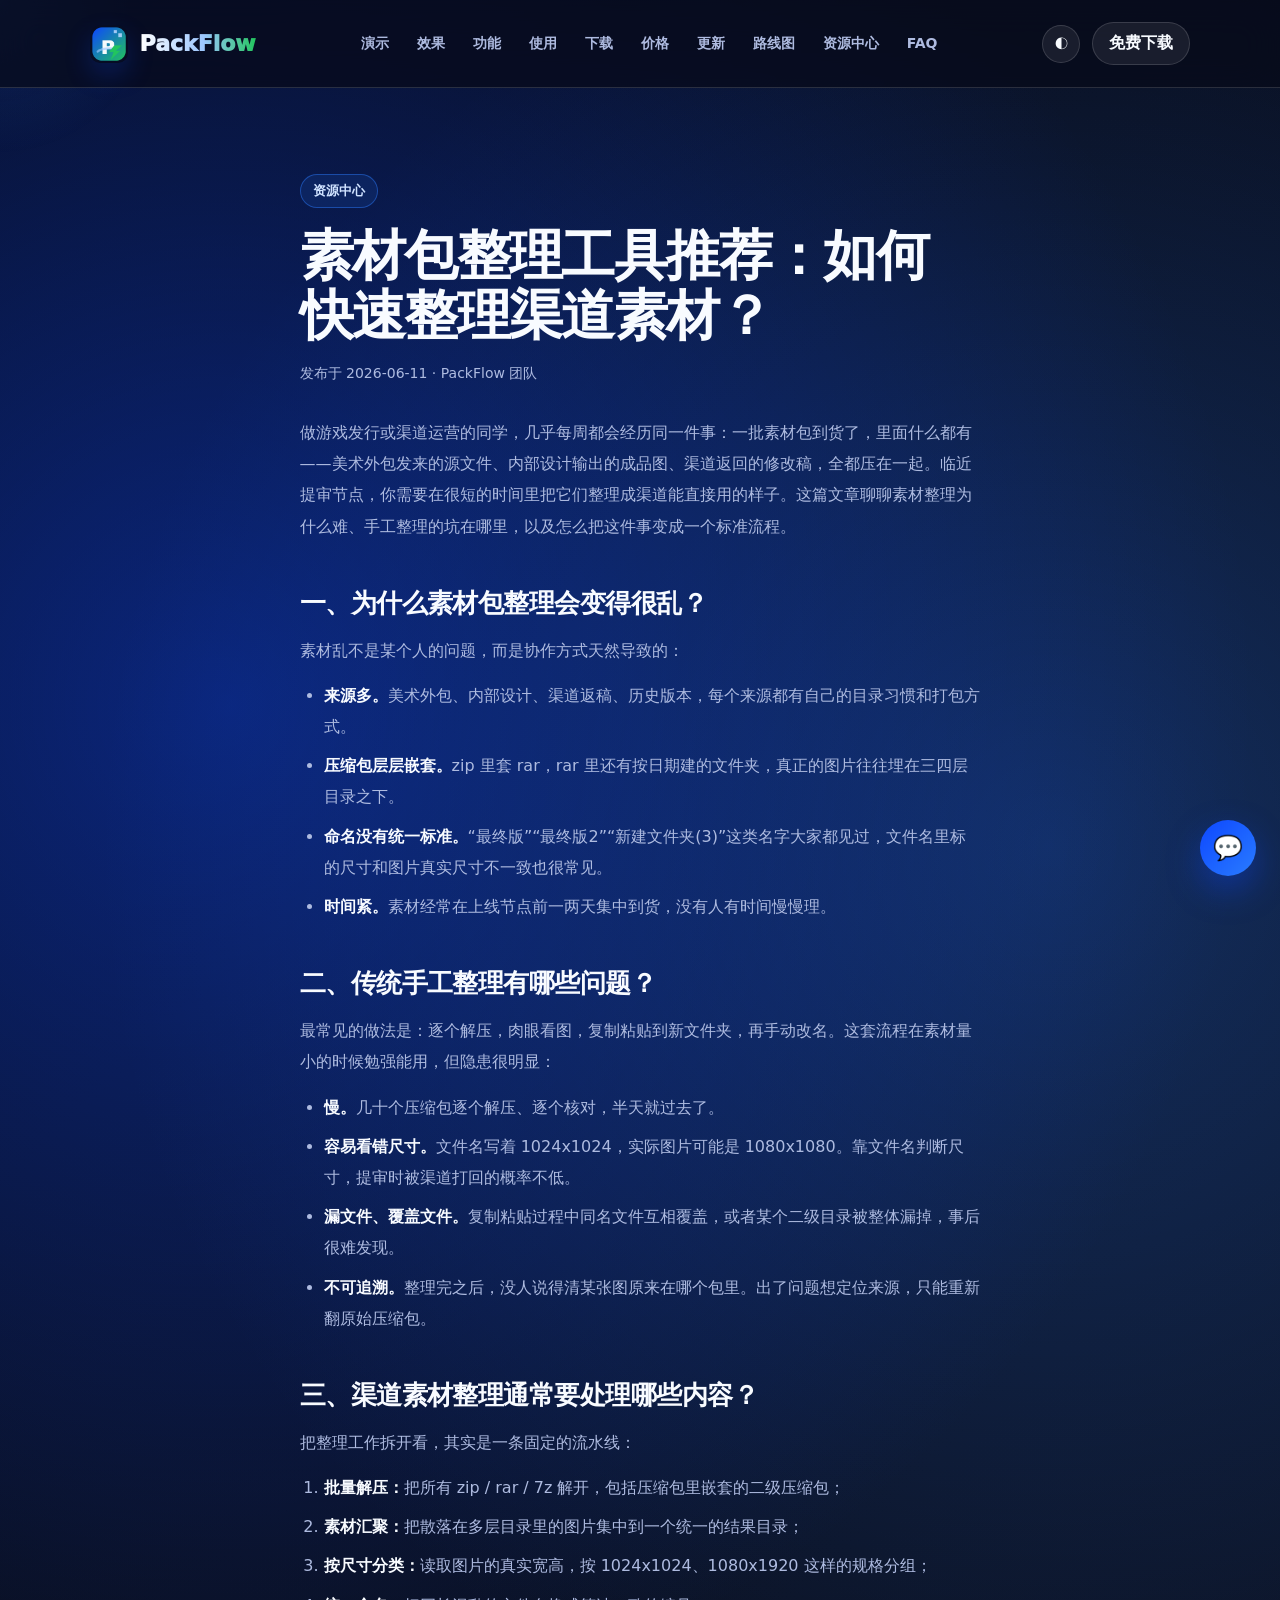
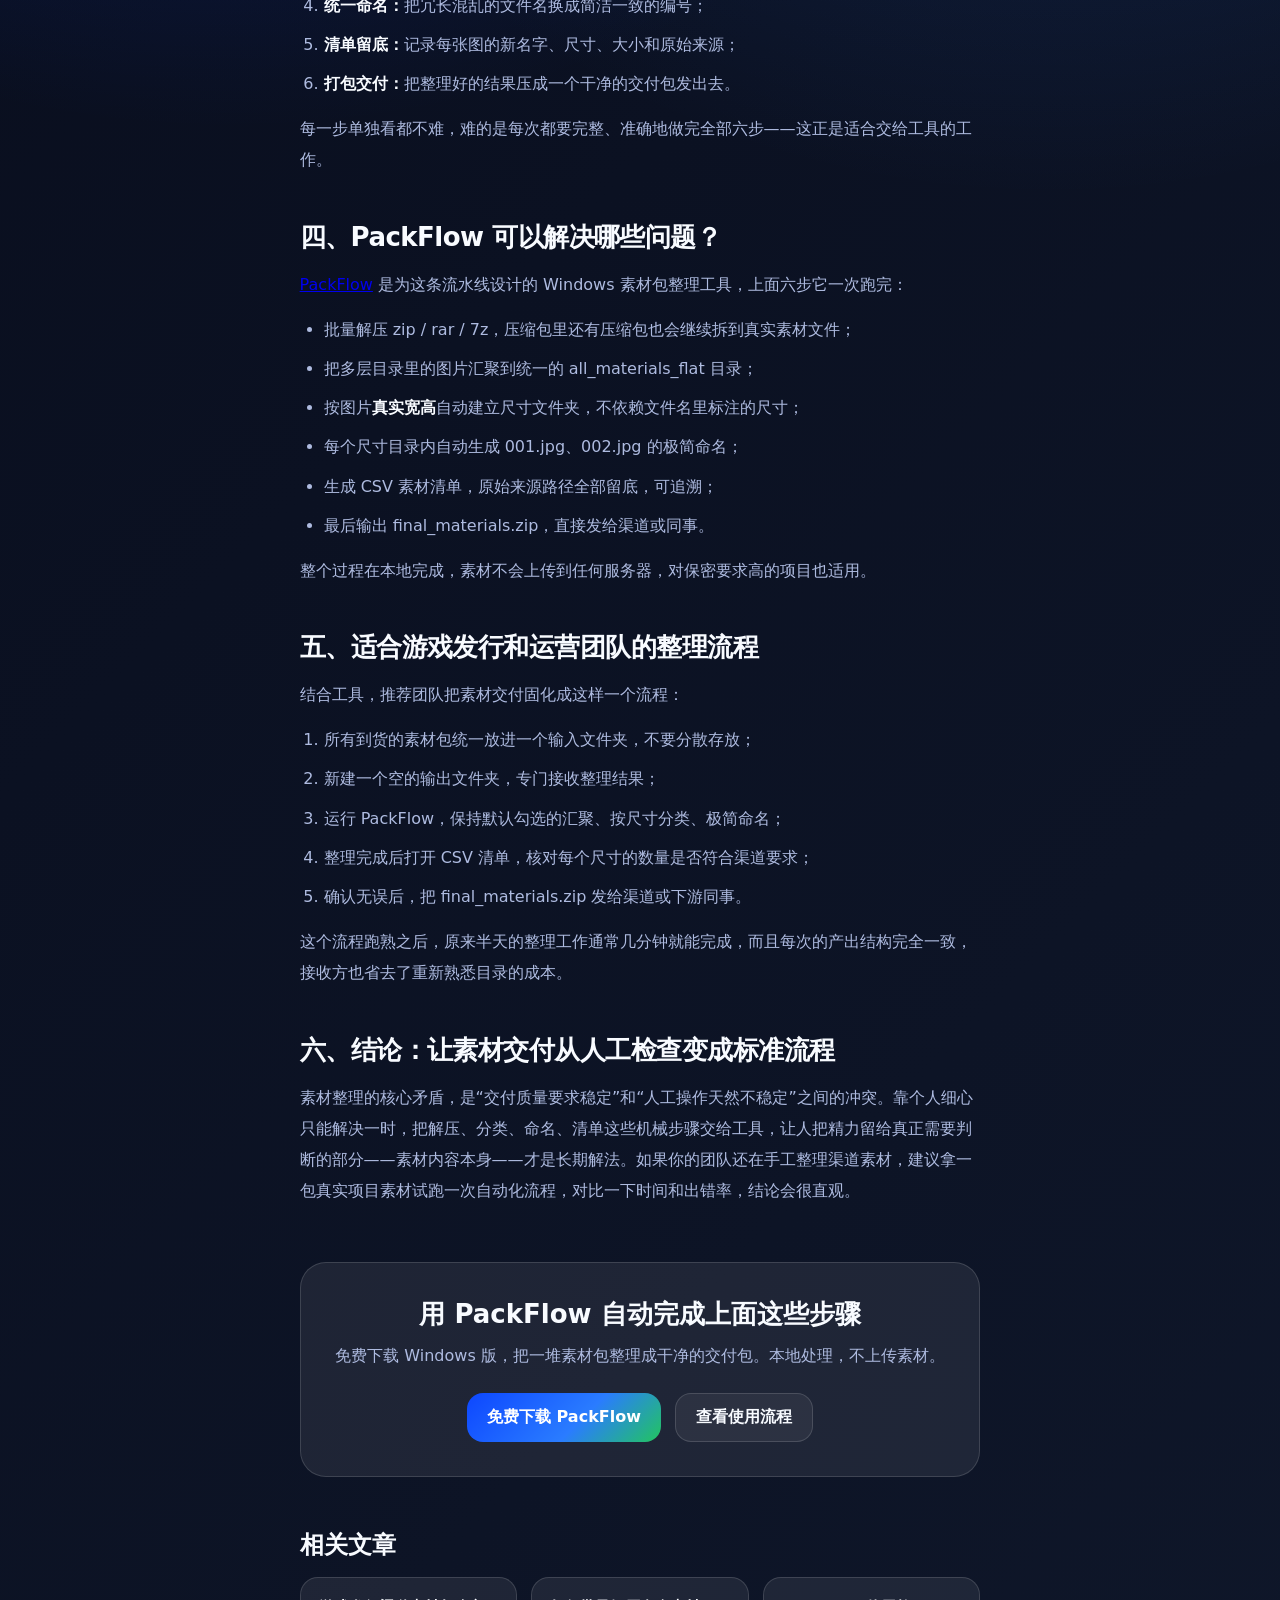
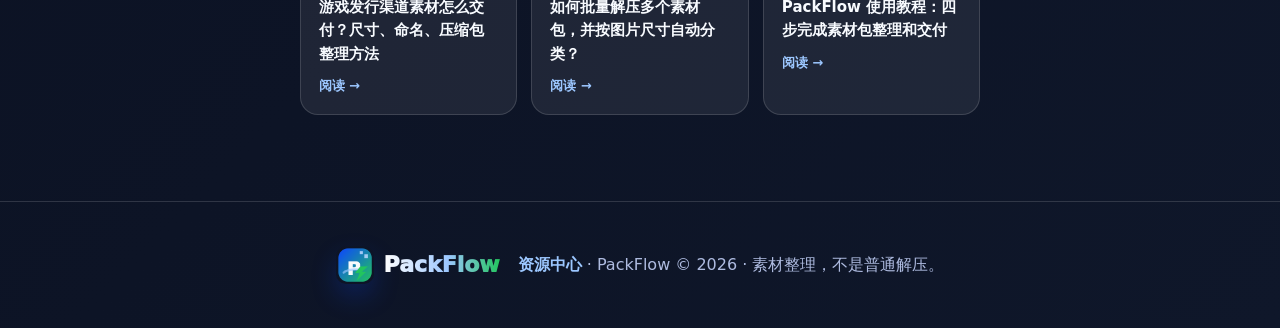
<file: blog/material-package-sorting.html>
<!doctype html>
<html lang="zh-CN">
<head>
  <meta charset="utf-8" />
  <meta name="viewport" content="width=device-width, initial-scale=1" />
  <title>素材包整理工具推荐：如何快速整理渠道素材？ - PackFlow 资源中心</title>
  <meta name="description" content="渠道素材为什么总是越积越乱？手工整理有哪些隐患？本文拆解渠道素材整理的完整流程：批量解压、汇聚、按尺寸分类、统一命名、清单留底，并介绍如何用素材包整理工具把交付变成标准流程。" />
  <meta name="keywords" content="素材包整理工具,渠道素材整理,游戏素材整理,素材交付工具" />
  <meta name="robots" content="index,follow" />
  <link rel="canonical" href="https://packflow.hnchpower.cn/blog/material-package-sorting" />
  <meta property="og:type" content="article" />
  <meta property="og:site_name" content="PackFlow" />
  <meta property="og:locale" content="zh_CN" />
  <meta property="og:title" content="素材包整理工具推荐：如何快速整理渠道素材？" />
  <meta property="og:description" content="拆解渠道素材整理的完整流程：批量解压、汇聚、按尺寸分类、统一命名、清单留底。" />
  <meta property="og:url" content="https://packflow.hnchpower.cn/blog/material-package-sorting" />
  <meta property="og:image" content="https://packflow.hnchpower.cn/public/icon-512.png" />
  <meta name="twitter:card" content="summary" />
  <meta name="twitter:title" content="素材包整理工具推荐：如何快速整理渠道素材？" />
  <meta name="twitter:description" content="把素材交付从人工检查变成标准流程。" />
  <meta name="twitter:image" content="https://packflow.hnchpower.cn/public/icon-512.png" />
  <meta name="theme-color" content="#070b1a" />
  <link rel="icon" type="image/svg+xml" href="/public/favicon.svg" />
  <link rel="apple-touch-icon" href="/public/icon-512.png" />
  <link rel="stylesheet" href="/styles.css" />
  <script type="application/ld+json">
  {
    "@context": "https://schema.org",
    "@type": "Article",
    "headline": "素材包整理工具推荐：如何快速整理渠道素材？",
    "description": "拆解渠道素材整理的完整流程：批量解压、汇聚、按尺寸分类、统一命名、清单留底，并介绍如何用工具把交付变成标准流程。",
    "inLanguage": "zh-CN",
    "image": "https://packflow.hnchpower.cn/public/icon-512.png",
    "datePublished": "2026-06-11",
    "dateModified": "2026-06-11",
    "author": { "@type": "Organization", "name": "PackFlow", "url": "https://packflow.hnchpower.cn/" },
    "publisher": { "@type": "Organization", "name": "PackFlow", "logo": { "@type": "ImageObject", "url": "https://packflow.hnchpower.cn/public/icon-512.png" } },
    "mainEntityOfPage": "https://packflow.hnchpower.cn/blog/material-package-sorting"
  }
  </script>
  <script>
  var _hmt = _hmt || [];
  (function() {
    var hm = document.createElement("script");
    hm.src = "https://hm.baidu.com/hm.js?7b126307f6faaf0b8c3baa1152a727f5";
    var s = document.getElementsByTagName("script")[0];
    s.parentNode.insertBefore(hm, s);
  })();
  </script>
</head>
<body>
  <div class="cursor-glow" aria-hidden="true"></div>
  <header class="nav">
    <a class="brand" href="/" aria-label="PackFlow 首页"><img class="brand-icon" src="/public/icon-512.png" alt="" /><span class="brand-word">PackFlow</span></a>
    <nav class="nav-links">
      <a href="/#demo">演示</a><a href="/#result">效果</a><a href="/features">功能</a><a href="/guide">使用</a><a href="/download">下载</a><a href="/pricing">价格</a><a href="/changelog">更新</a><a href="/roadmap">路线图</a><a href="/blog">资源中心</a><a href="/faq">FAQ</a>
    </nav>
    <div class="nav-actions"><button id="themeToggle" class="icon-btn" aria-label="切换主题">◐</button><a class="btn small" href="/download">免费下载</a></div>
  </header>
  <main class="page article-page">
    <p class="eyebrow"><a href="/blog" style="color:inherit;text-decoration:none">资源中心</a></p>
    <h1>素材包整理工具推荐：如何快速整理渠道素材？</h1>
    <p class="article-meta">发布于 2026-06-11 · PackFlow 团队</p>
    <article class="article-body">
      <p>做游戏发行或渠道运营的同学，几乎每周都会经历同一件事：一批素材包到货了，里面什么都有——美术外包发来的源文件、内部设计输出的成品图、渠道返回的修改稿，全都压在一起。临近提审节点，你需要在很短的时间里把它们整理成渠道能直接用的样子。这篇文章聊聊素材整理为什么难、手工整理的坑在哪里，以及怎么把这件事变成一个标准流程。</p>

      <h2>一、为什么素材包整理会变得很乱？</h2>
      <p>素材乱不是某个人的问题，而是协作方式天然导致的：</p>
      <ul>
        <li><strong>来源多。</strong>美术外包、内部设计、渠道返稿、历史版本，每个来源都有自己的目录习惯和打包方式。</li>
        <li><strong>压缩包层层嵌套。</strong>zip 里套 rar，rar 里还有按日期建的文件夹，真正的图片往往埋在三四层目录之下。</li>
        <li><strong>命名没有统一标准。</strong>“最终版”“最终版2”“新建文件夹(3)”这类名字大家都见过，文件名里标的尺寸和图片真实尺寸不一致也很常见。</li>
        <li><strong>时间紧。</strong>素材经常在上线节点前一两天集中到货，没有人有时间慢慢理。</li>
      </ul>

      <h2>二、传统手工整理有哪些问题？</h2>
      <p>最常见的做法是：逐个解压，肉眼看图，复制粘贴到新文件夹，再手动改名。这套流程在素材量小的时候勉强能用，但隐患很明显：</p>
      <ul>
        <li><strong>慢。</strong>几十个压缩包逐个解压、逐个核对，半天就过去了。</li>
        <li><strong>容易看错尺寸。</strong>文件名写着 1024x1024，实际图片可能是 1080x1080。靠文件名判断尺寸，提审时被渠道打回的概率不低。</li>
        <li><strong>漏文件、覆盖文件。</strong>复制粘贴过程中同名文件互相覆盖，或者某个二级目录被整体漏掉，事后很难发现。</li>
        <li><strong>不可追溯。</strong>整理完之后，没人说得清某张图原来在哪个包里。出了问题想定位来源，只能重新翻原始压缩包。</li>
      </ul>

      <h2>三、渠道素材整理通常要处理哪些内容？</h2>
      <p>把整理工作拆开看，其实是一条固定的流水线：</p>
      <ol>
        <li><strong>批量解压：</strong>把所有 zip / rar / 7z 解开，包括压缩包里嵌套的二级压缩包；</li>
        <li><strong>素材汇聚：</strong>把散落在多层目录里的图片集中到一个统一的结果目录；</li>
        <li><strong>按尺寸分类：</strong>读取图片的真实宽高，按 1024x1024、1080x1920 这样的规格分组；</li>
        <li><strong>统一命名：</strong>把冗长混乱的文件名换成简洁一致的编号；</li>
        <li><strong>清单留底：</strong>记录每张图的新名字、尺寸、大小和原始来源；</li>
        <li><strong>打包交付：</strong>把整理好的结果压成一个干净的交付包发出去。</li>
      </ol>
      <p>每一步单独看都不难，难的是每次都要完整、准确地做完全部六步——这正是适合交给工具的工作。</p>

      <h2>四、PackFlow 可以解决哪些问题？</h2>
      <p><a href="/">PackFlow</a> 是为这条流水线设计的 Windows 素材包整理工具，上面六步它一次跑完：</p>
      <ul>
        <li>批量解压 zip / rar / 7z，压缩包里还有压缩包也会继续拆到真实素材文件；</li>
        <li>把多层目录里的图片汇聚到统一的 all_materials_flat 目录；</li>
        <li>按图片<strong>真实宽高</strong>自动建立尺寸文件夹，不依赖文件名里标注的尺寸；</li>
        <li>每个尺寸目录内自动生成 001.jpg、002.jpg 的极简命名；</li>
        <li>生成 CSV 素材清单，原始来源路径全部留底，可追溯；</li>
        <li>最后输出 final_materials.zip，直接发给渠道或同事。</li>
      </ul>
      <p>整个过程在本地完成，素材不会上传到任何服务器，对保密要求高的项目也适用。</p>

      <h2>五、适合游戏发行和运营团队的整理流程</h2>
      <p>结合工具，推荐团队把素材交付固化成这样一个流程：</p>
      <ol>
        <li>所有到货的素材包统一放进一个输入文件夹，不要分散存放；</li>
        <li>新建一个空的输出文件夹，专门接收整理结果；</li>
        <li>运行 PackFlow，保持默认勾选的汇聚、按尺寸分类、极简命名；</li>
        <li>整理完成后打开 CSV 清单，核对每个尺寸的数量是否符合渠道要求；</li>
        <li>确认无误后，把 final_materials.zip 发给渠道或下游同事。</li>
      </ol>
      <p>这个流程跑熟之后，原来半天的整理工作通常几分钟就能完成，而且每次的产出结构完全一致，接收方也省去了重新熟悉目录的成本。</p>

      <h2>六、结论：让素材交付从人工检查变成标准流程</h2>
      <p>素材整理的核心矛盾，是“交付质量要求稳定”和“人工操作天然不稳定”之间的冲突。靠个人细心只能解决一时，把解压、分类、命名、清单这些机械步骤交给工具，让人把精力留给真正需要判断的部分——素材内容本身——才是长期解法。如果你的团队还在手工整理渠道素材，建议拿一包真实项目素材试跑一次自动化流程，对比一下时间和出错率，结论会很直观。</p>
    </article>

    <section class="article-cta">
      <h2>用 PackFlow 自动完成上面这些步骤</h2>
      <p>免费下载 Windows 版，把一堆素材包整理成干净的交付包。本地处理，不上传素材。</p>
      <div class="center-actions"><a class="btn primary" href="/download">免费下载 PackFlow</a><a class="btn ghost" href="/guide">查看使用流程</a></div>
    </section>

    <section class="related-posts">
      <h2>相关文章</h2>
      <div class="related-grid">
        <a href="/blog/game-channel-material-delivery">游戏发行渠道素材怎么交付？尺寸、命名、压缩包整理方法<span>阅读 →</span></a>
        <a href="/blog/batch-unzip-size-classify">如何批量解压多个素材包，并按图片尺寸自动分类？<span>阅读 →</span></a>
        <a href="/blog/packflow-tutorial">PackFlow 使用教程：四步完成素材包整理和交付<span>阅读 →</span></a>
      </div>
    </section>
  </main>
  <footer class="site-footer"><span class="footer-brand"><img class="brand-icon" src="/public/icon-512.png" alt="" /><span class="brand-word">PackFlow</span></span><p><a href="/blog">资源中心</a> · PackFlow &copy; 2026 · 素材整理，不是普通解压。</p></footer>
  <script src="/app.js"></script>
</body>
</html>
</file>
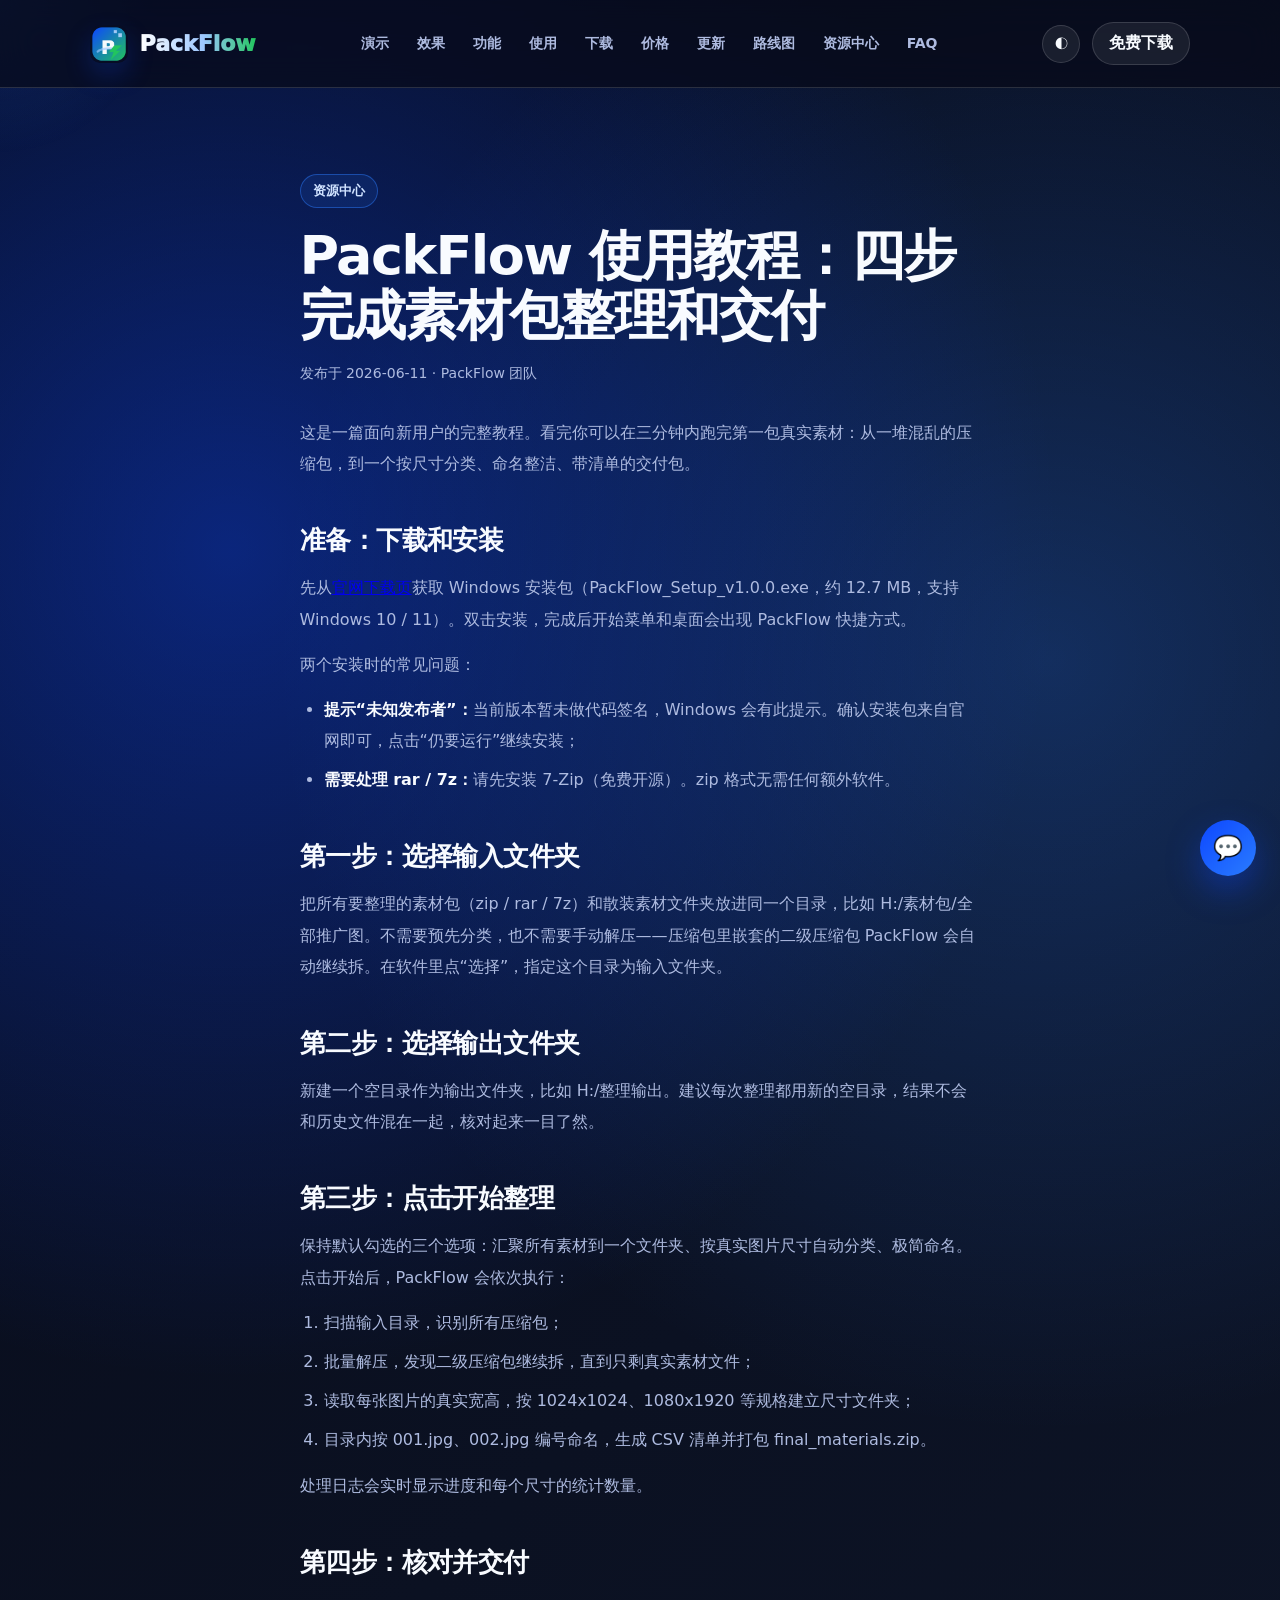
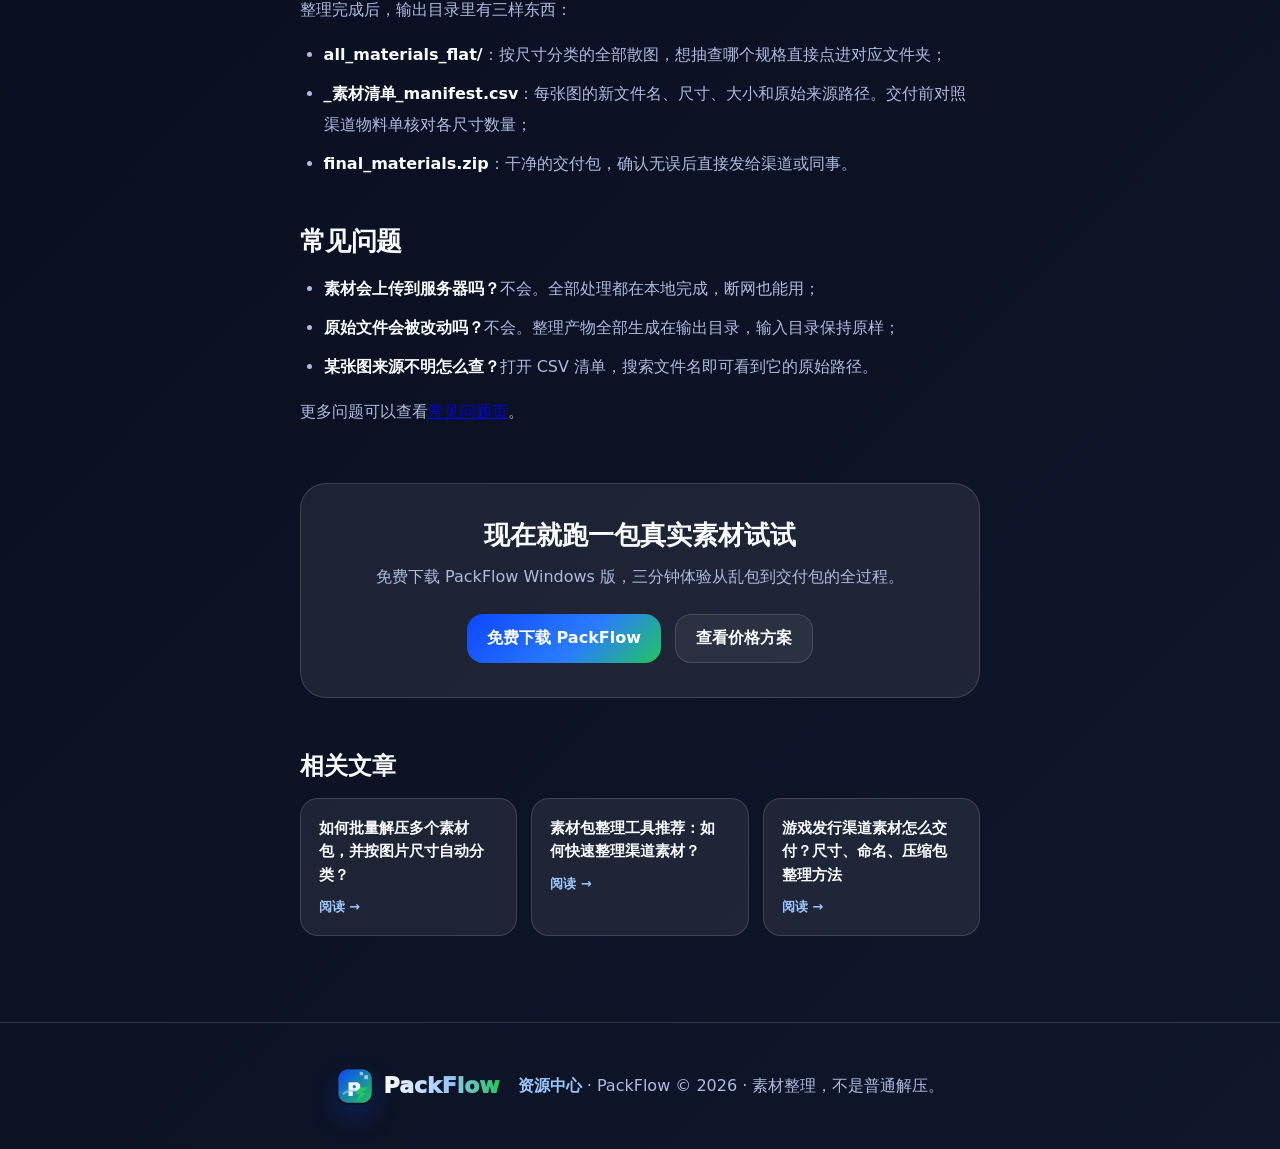
<file: blog/packflow-tutorial.html>
<!doctype html>
<html lang="zh-CN">
<head>
  <meta charset="utf-8" />
  <meta name="viewport" content="width=device-width, initial-scale=1" />
  <title>PackFlow 使用教程：四步完成素材包整理和交付 - PackFlow 资源中心</title>
  <meta name="description" content="PackFlow 完整使用教程：从下载安装 Windows 版，到选择输入输出文件夹、一键整理、核对 CSV 清单，最后拿到 final_materials.zip 交付包。三分钟跑完第一包素材，含常见问题处理。" />
  <meta name="keywords" content="PackFlow 使用教程,PackFlow 下载,素材整理软件教程" />
  <meta name="robots" content="index,follow" />
  <link rel="canonical" href="https://packflow.hnchpower.cn/blog/packflow-tutorial" />
  <meta property="og:type" content="article" />
  <meta property="og:site_name" content="PackFlow" />
  <meta property="og:locale" content="zh_CN" />
  <meta property="og:title" content="PackFlow 使用教程：四步完成素材包整理和交付" />
  <meta property="og:description" content="从下载安装到拿到交付包，完整走一遍 PackFlow 使用流程。" />
  <meta property="og:url" content="https://packflow.hnchpower.cn/blog/packflow-tutorial" />
  <meta property="og:image" content="https://packflow.hnchpower.cn/public/icon-512.png" />
  <meta name="twitter:card" content="summary" />
  <meta name="twitter:title" content="PackFlow 使用教程" />
  <meta name="twitter:description" content="四步完成素材包整理和交付，三分钟跑完第一包。" />
  <meta name="twitter:image" content="https://packflow.hnchpower.cn/public/icon-512.png" />
  <meta name="theme-color" content="#070b1a" />
  <link rel="icon" type="image/svg+xml" href="/public/favicon.svg" />
  <link rel="apple-touch-icon" href="/public/icon-512.png" />
  <link rel="stylesheet" href="/styles.css" />
  <script type="application/ld+json">
  {
    "@context": "https://schema.org",
    "@type": "Article",
    "headline": "PackFlow 使用教程：四步完成素材包整理和交付",
    "description": "从下载安装 Windows 版到拿到 final_materials.zip 交付包的完整使用教程，含常见问题处理。",
    "inLanguage": "zh-CN",
    "image": "https://packflow.hnchpower.cn/public/icon-512.png",
    "datePublished": "2026-06-11",
    "dateModified": "2026-06-11",
    "author": { "@type": "Organization", "name": "PackFlow", "url": "https://packflow.hnchpower.cn/" },
    "publisher": { "@type": "Organization", "name": "PackFlow", "logo": { "@type": "ImageObject", "url": "https://packflow.hnchpower.cn/public/icon-512.png" } },
    "mainEntityOfPage": "https://packflow.hnchpower.cn/blog/packflow-tutorial"
  }
  </script>
  <script>
  var _hmt = _hmt || [];
  (function() {
    var hm = document.createElement("script");
    hm.src = "https://hm.baidu.com/hm.js?7b126307f6faaf0b8c3baa1152a727f5";
    var s = document.getElementsByTagName("script")[0];
    s.parentNode.insertBefore(hm, s);
  })();
  </script>
</head>
<body>
  <div class="cursor-glow" aria-hidden="true"></div>
  <header class="nav">
    <a class="brand" href="/" aria-label="PackFlow 首页"><img class="brand-icon" src="/public/icon-512.png" alt="" /><span class="brand-word">PackFlow</span></a>
    <nav class="nav-links">
      <a href="/#demo">演示</a><a href="/#result">效果</a><a href="/features">功能</a><a href="/guide">使用</a><a href="/download">下载</a><a href="/pricing">价格</a><a href="/changelog">更新</a><a href="/roadmap">路线图</a><a href="/blog">资源中心</a><a href="/faq">FAQ</a>
    </nav>
    <div class="nav-actions"><button id="themeToggle" class="icon-btn" aria-label="切换主题">◐</button><a class="btn small" href="/download">免费下载</a></div>
  </header>
  <main class="page article-page">
    <p class="eyebrow"><a href="/blog" style="color:inherit;text-decoration:none">资源中心</a></p>
    <h1>PackFlow 使用教程：四步完成素材包整理和交付</h1>
    <p class="article-meta">发布于 2026-06-11 · PackFlow 团队</p>
    <article class="article-body">
      <p>这是一篇面向新用户的完整教程。看完你可以在三分钟内跑完第一包真实素材：从一堆混乱的压缩包，到一个按尺寸分类、命名整洁、带清单的交付包。</p>

      <h2>准备：下载和安装</h2>
      <p>先从<a href="/download">官网下载页</a>获取 Windows 安装包（PackFlow_Setup_v1.0.0.exe，约 12.7 MB，支持 Windows 10 / 11）。双击安装，完成后开始菜单和桌面会出现 PackFlow 快捷方式。</p>
      <p>两个安装时的常见问题：</p>
      <ul>
        <li><strong>提示“未知发布者”：</strong>当前版本暂未做代码签名，Windows 会有此提示。确认安装包来自官网即可，点击“仍要运行”继续安装；</li>
        <li><strong>需要处理 rar / 7z：</strong>请先安装 7-Zip（免费开源）。zip 格式无需任何额外软件。</li>
      </ul>

      <h2>第一步：选择输入文件夹</h2>
      <p>把所有要整理的素材包（zip / rar / 7z）和散装素材文件夹放进同一个目录，比如 H:/素材包/全部推广图。不需要预先分类，也不需要手动解压——压缩包里嵌套的二级压缩包 PackFlow 会自动继续拆。在软件里点“选择”，指定这个目录为输入文件夹。</p>

      <h2>第二步：选择输出文件夹</h2>
      <p>新建一个空目录作为输出文件夹，比如 H:/整理输出。建议每次整理都用新的空目录，结果不会和历史文件混在一起，核对起来一目了然。</p>

      <h2>第三步：点击开始整理</h2>
      <p>保持默认勾选的三个选项：汇聚所有素材到一个文件夹、按真实图片尺寸自动分类、极简命名。点击开始后，PackFlow 会依次执行：</p>
      <ol>
        <li>扫描输入目录，识别所有压缩包；</li>
        <li>批量解压，发现二级压缩包继续拆，直到只剩真实素材文件；</li>
        <li>读取每张图片的真实宽高，按 1024x1024、1080x1920 等规格建立尺寸文件夹；</li>
        <li>目录内按 001.jpg、002.jpg 编号命名，生成 CSV 清单并打包 final_materials.zip。</li>
      </ol>
      <p>处理日志会实时显示进度和每个尺寸的统计数量。</p>

      <h2>第四步：核对并交付</h2>
      <p>整理完成后，输出目录里有三样东西：</p>
      <ul>
        <li><strong>all_materials_flat/</strong>：按尺寸分类的全部散图，想抽查哪个规格直接点进对应文件夹；</li>
        <li><strong>_素材清单_manifest.csv</strong>：每张图的新文件名、尺寸、大小和原始来源路径。交付前对照渠道物料单核对各尺寸数量；</li>
        <li><strong>final_materials.zip</strong>：干净的交付包，确认无误后直接发给渠道或同事。</li>
      </ul>

      <h2>常见问题</h2>
      <ul>
        <li><strong>素材会上传到服务器吗？</strong>不会。全部处理都在本地完成，断网也能用；</li>
        <li><strong>原始文件会被改动吗？</strong>不会。整理产物全部生成在输出目录，输入目录保持原样；</li>
        <li><strong>某张图来源不明怎么查？</strong>打开 CSV 清单，搜索文件名即可看到它的原始路径。</li>
      </ul>
      <p>更多问题可以查看<a href="/faq">常见问题页</a>。</p>
    </article>

    <section class="article-cta">
      <h2>现在就跑一包真实素材试试</h2>
      <p>免费下载 PackFlow Windows 版，三分钟体验从乱包到交付包的全过程。</p>
      <div class="center-actions"><a class="btn primary" href="/download">免费下载 PackFlow</a><a class="btn ghost" href="/pricing">查看价格方案</a></div>
    </section>

    <section class="related-posts">
      <h2>相关文章</h2>
      <div class="related-grid">
        <a href="/blog/batch-unzip-size-classify">如何批量解压多个素材包，并按图片尺寸自动分类？<span>阅读 →</span></a>
        <a href="/blog/material-package-sorting">素材包整理工具推荐：如何快速整理渠道素材？<span>阅读 →</span></a>
        <a href="/blog/game-channel-material-delivery">游戏发行渠道素材怎么交付？尺寸、命名、压缩包整理方法<span>阅读 →</span></a>
      </div>
    </section>
  </main>
  <footer class="site-footer"><span class="footer-brand"><img class="brand-icon" src="/public/icon-512.png" alt="" /><span class="brand-word">PackFlow</span></span><p><a href="/blog">资源中心</a> · PackFlow &copy; 2026 · 素材整理，不是普通解压。</p></footer>
  <script src="/app.js"></script>
</body>
</html>
</file>
<file: styles.css>
﻿:root{
  --bg:#070b1a;--bg2:#0F172A;--card:rgba(255,255,255,.075);--line:rgba(255,255,255,.14);--text:#f8fbff;--muted:#aebbe0;--cyan:#2A7CFF;--purple:#0D47FF;--green:#22C55E;--orange:#ffb453;--shadow:0 28px 90px rgba(0,0,0,.35);--radius:28px
}
[data-theme="light"]{--bg:#f6f8ff;--bg2:#eef3ff;--card:rgba(255,255,255,.86);--line:rgba(35,48,90,.14);--text:#10172f;--muted:#607098;--shadow:0 24px 70px rgba(43,55,100,.16)}


/* v8: no full-screen intro; only homepage hero text keeps a light block-drop motion */
.hero-title{perspective:900px}
.title-block{
  display:inline-block;
}
.hero-title-live .title-block{
  opacity:0;
  filter:blur(8px);
  transform:translateY(-70px) rotate(-4deg) scale(.98);
  animation:titleBlockIn .85s cubic-bezier(.18,.85,.22,1.16) forwards;
}
.hero-title-live .title-block.t1{animation-delay:.12s}
.hero-title-live .title-block.t2{animation-delay:.26s}
.hero-title-live .title-block.t3{animation-delay:.40s}
@keyframes titleBlockIn{
  0%{opacity:0;filter:blur(10px);transform:translateY(-90px) rotate(-7deg) scale(.96)}
  74%{opacity:1;filter:blur(0);transform:translateY(7px) rotate(1deg) scale(1.03)}
  100%{opacity:1;filter:blur(0);transform:translateY(0) rotate(0) scale(1)}
}

*{box-sizing:border-box}html{scroll-behavior:smooth}body{margin:0;font-family:Inter,ui-sans-serif,system-ui,-apple-system,BlinkMacSystemFont,"Segoe UI","Microsoft YaHei",Arial,sans-serif;background:radial-gradient(circle at 18% 20%,rgba(13,71,255,.42),transparent 34%),radial-gradient(circle at 82% 24%,rgba(42,124,255,.28),transparent 33%),linear-gradient(135deg,var(--bg),var(--bg2));color:var(--text);min-height:100vh;overflow-x:hidden}.cursor-glow{position:fixed;width:320px;height:320px;border-radius:50%;background:radial-gradient(circle,rgba(42,124,255,.18),transparent 68%);pointer-events:none;z-index:0;transform:translate(-50%,-50%);opacity:.8}.nav{position:sticky;top:0;z-index:20;display:flex;align-items:center;justify-content:space-between;padding:22px 7vw;background:rgba(7,11,26,.72);backdrop-filter:blur(18px);border-bottom:1px solid var(--line)}[data-theme="light"] .nav{background:rgba(246,248,255,.74)}.brand{display:flex;align-items:center;gap:12px;color:var(--text);text-decoration:none;font-weight:900}.brand span{width:34px;height:34px;display:grid;place-items:center;border-radius:12px;background:linear-gradient(135deg,var(--purple),var(--cyan));box-shadow:0 12px 30px rgba(42,124,255,.2)}.nav-links{display:flex;gap:28px}.nav-links a{color:var(--muted);text-decoration:none;font-weight:700;font-size:14px}.nav-links a:hover{color:var(--text)}.nav-actions{display:flex;align-items:center;gap:12px}.icon-btn{width:38px;height:38px;border-radius:50%;border:1px solid var(--line);background:var(--card);color:var(--text);cursor:pointer}.btn{display:inline-flex;align-items:center;justify-content:center;gap:8px;padding:13px 20px;border-radius:16px;border:1px solid var(--line);color:var(--text);text-decoration:none;font-weight:900;background:var(--card);cursor:pointer;transition:.22s transform,.22s border-color,.22s box-shadow}.btn:hover{transform:translateY(-2px);border-color:rgba(42,124,255,.55);box-shadow:0 16px 34px rgba(42,124,255,.12)}.btn.primary{background:linear-gradient(135deg,#0D47FF,#2A7CFF);border:0}.btn.small{padding:10px 16px;border-radius:999px}.btn.ghost{background:rgba(255,255,255,.06)}main{position:relative;z-index:1}.hero{min-height:760px;display:grid;grid-template-columns:minmax(0,1.02fr) minmax(440px,.9fr);gap:70px;align-items:center;padding:100px 7vw 70px}.eyebrow{display:inline-flex;margin:0 0 18px;padding:7px 12px;border-radius:999px;border:1px solid rgba(13,71,255,.45);background:rgba(13,71,255,.13);color:#c9d7ff;font-weight:800;font-size:13px}.hero h1,.page h1{font-size:clamp(46px,6.7vw,92px);line-height:.93;margin:0;letter-spacing:-.07em}.hero h1 span{background:linear-gradient(90deg,#fff,#9CC7FF,#2A7CFF);-webkit-background-clip:text;color:transparent}[data-theme="light"] .hero h1 span{background:linear-gradient(90deg,#1b2450,#2A7CFF,#0D47FF);-webkit-background-clip:text;color:transparent}.lead{margin:28px 0 0;color:var(--muted);font-size:20px;line-height:1.75;max-width:670px}.hero-actions{display:flex;gap:14px;margin-top:30px}.mini-stats{display:flex;gap:16px;margin-top:32px}.mini-stats div{min-width:118px;padding:18px;border-radius:18px;background:var(--card);border:1px solid var(--line)}.mini-stats strong{display:block;font-size:22px}.mini-stats span{display:block;margin-top:6px;color:var(--muted);font-size:12px}.hero-panel{border:1px solid var(--line);border-radius:30px;background:linear-gradient(180deg,rgba(255,255,255,.14),rgba(255,255,255,.06));box-shadow:var(--shadow);overflow:hidden;padding:24px}.window-top{display:flex;align-items:center;gap:8px;margin-bottom:22px}.window-top i{width:10px;height:10px;border-radius:50%}.window-top i:nth-child(1){background:#ff6557}.window-top i:nth-child(2){background:#ffbd2e}.window-top i:nth-child(3){background:#2bd46f}.window-top span{margin-left:auto;color:var(--muted);font-weight:800}.input-line{display:grid;grid-template-columns:84px 1fr 58px;gap:10px;align-items:center;margin-bottom:12px}.input-line em{font-style:normal;color:var(--muted);font-weight:800;font-size:13px}.input-line b{background:#fff;color:#111827;border-radius:12px;padding:13px 16px;font-size:13px;white-space:nowrap;overflow:hidden;text-overflow:ellipsis}.input-line button{height:42px;border:0;border-radius:12px;font-weight:900}.checks{padding:18px;border-radius:18px;background:#071026;margin:18px 0}.checks p{margin:10px 0;font-weight:800}.fake-log{padding:18px;border-radius:18px;background:#040815;color:#d6e1ff;font-family:ui-monospace,SFMono-Regular,Menlo,monospace;font-size:13px;line-height:1.8}.section-head{text-align:center;margin-bottom:32px}.section-head h2,.download h2{font-size:clamp(34px,4.2vw,60px);line-height:1;margin:0;letter-spacing:-.045em}.section-head.inline{display:flex;align-items:end;justify-content:space-between;text-align:left}.section-head.inline p:last-child{max-width:320px;color:var(--muted);line-height:1.7}.worker-demo,.before-after,.compact-section,.page{padding:86px 7vw}.worker-demo{padding-top:40px}.demo-grid{display:grid;grid-template-columns:320px 1fr;gap:24px;align-items:stretch}.drop-zone{border:1px dashed rgba(42,124,255,.48);border-radius:28px;background:rgba(255,255,255,.07);padding:30px;display:flex;flex-direction:column;justify-content:center;min-height:430px;box-shadow:var(--shadow)}.drop-zone.active{box-shadow:0 0 0 3px rgba(42,124,255,.18),0 22px 70px rgba(42,124,255,.15)}.drop-icon{font-size:62px;filter:drop-shadow(0 18px 24px rgba(0,0,0,.3));animation:floaty 3s ease-in-out infinite}.drop-zone h3{font-size:28px;margin:18px 0 8px}.drop-zone p{color:var(--muted);line-height:1.6;margin:0 0 24px}.factory{position:relative;min-height:430px;border:1px solid var(--line);border-radius:30px;background:linear-gradient(180deg,rgba(255,255,255,.12),rgba(255,255,255,.045));overflow:hidden;box-shadow:var(--shadow)}.factory:before{content:"";position:absolute;inset:0;background-image:linear-gradient(rgba(255,255,255,.04) 1px,transparent 1px),linear-gradient(90deg,rgba(255,255,255,.04) 1px,transparent 1px);background-size:48px 48px;mask-image:linear-gradient(to bottom,#000,transparent 90%)}.factory-track{position:absolute;left:5%;right:5%;top:238px;height:8px;border-radius:999px;background:linear-gradient(90deg,rgba(13,71,255,.65),rgba(42,124,255,.7),rgba(34,197,94,.75))}.messy-packs{position:absolute;left:38px;top:52px;display:flex;gap:9px;transform:rotate(-4deg)}.pack{display:grid;place-items:center;width:52px;height:44px;border-radius:12px;background:#ffbd4a;color:#10172f;font-weight:950;box-shadow:0 14px 22px rgba(0,0,0,.24)}.pack.rar{background:#fe6b8b}.pack.seven{background:#8b5cf6;color:white}.stage{position:absolute;top:140px;width:140px;padding:16px;border-radius:18px;background:rgba(4,8,21,.74);border:1px solid var(--line);text-align:center;transition:.25s transform,.25s border-color,.25s background}.stage:before{content:attr(data-step);display:grid;place-items:center;width:28px;height:28px;border-radius:50%;background:linear-gradient(135deg,var(--purple),var(--cyan));margin:-30px auto 8px;font-weight:900}.stage b{display:block;font-size:18px}.stage small{display:block;color:var(--muted);margin-top:6px}.stage.on{transform:translateY(-10px) scale(1.04);border-color:rgba(42,124,255,.8);background:rgba(42,124,255,.11)}.s1{left:12%}.s2{left:34%}.s3{left:56%}.s4{left:78%;transform:translateX(-20%)}.worker{position:absolute;width:44px;height:74px;transition:1s left,1s top,1s transform}.worker i{position:absolute;display:block}.head{width:24px;height:24px;border-radius:50%;background:#ffd3a3;left:10px;top:0}.body{width:34px;height:36px;border-radius:14px 14px 10px 10px;background:linear-gradient(135deg,#2A7CFF,#0D47FF);left:5px;top:23px}.arm{width:38px;height:8px;background:#ffd3a3;border-radius:999px;left:22px;top:32px;transform-origin:left center;animation:workarm .55s ease-in-out infinite alternate}.leg{width:30px;height:8px;background:#24304e;border-radius:999px;left:7px;top:63px}.worker-a{left:80px;top:282px}.worker-b{left:312px;top:282px}.worker-c{left:560px;top:282px}.factory.running .worker-a{animation:moveA 5.2s ease-in-out forwards}.factory.running .worker-b{animation:moveB 5.2s ease-in-out forwards}.factory.running .worker-c{animation:moveC 5.2s ease-in-out forwards}.size-tags{position:absolute;left:55%;top:52px;display:flex;flex-direction:column;gap:8px;opacity:.45;transition:.4s}.size-tags span{padding:8px 12px;border-radius:999px;background:rgba(42,124,255,.14);border:1px solid rgba(42,124,255,.22);font-weight:900;font-size:12px}.factory.running .size-tags{opacity:1;animation:pop .8s ease 2.5s both}.final-box{position:absolute;right:42px;bottom:42px;padding:18px 22px;border-radius:20px;background:linear-gradient(135deg,#22C55E,#2A7CFF);color:#061221;font-weight:950;box-shadow:0 20px 40px rgba(34,197,94,.18);opacity:.35;transform:scale(.92);transition:.5s}.factory.done .final-box{opacity:1;transform:scale(1.05)}.champagne{position:absolute;right:190px;bottom:68px;font-size:32px;opacity:0;transform:rotate(-20deg) scale(.6)}.factory.done .champagne{animation:cheers .8s ease forwards}.confetti{position:absolute;right:120px;bottom:128px;width:160px;height:140px;pointer-events:none}.confetti i{position:absolute;width:8px;height:14px;border-radius:4px;background:var(--cyan);opacity:0}.confetti i:nth-child(2){background:#ffbd4a;left:40px}.confetti i:nth-child(3){background:#ff5d8f;left:74px}.confetti i:nth-child(4){background:#22C55E;left:108px}.confetti i:nth-child(5){background:#8b5cf6;left:138px}.confetti i:nth-child(6){background:#fff;left:20px}.factory.done .confetti i{animation:confetti 1.1s ease forwards}.stepper{display:grid;grid-template-columns:repeat(4,1fr);gap:12px;margin-top:18px}.stepper span{padding:14px;border-radius:16px;background:var(--card);border:1px solid var(--line);color:var(--muted);font-weight:900;text-align:center}.stepper span.active{color:var(--text);border-color:rgba(42,124,255,.55);box-shadow:0 10px 28px rgba(42,124,255,.1)}.demo-log{min-height:104px;margin:14px 0 0;padding:18px;border-radius:20px;background:#040815;color:#dbeafe;border:1px solid var(--line);font-family:ui-monospace,SFMono-Regular,Menlo,monospace;white-space:pre-wrap}.compare{display:grid;grid-template-columns:1fr 1fr;gap:22px}.side{padding:24px;border-radius:26px;background:var(--card);border:1px solid var(--line);box-shadow:var(--shadow);overflow:hidden}.side h3{margin:0 0 16px;font-size:24px}.side pre,.tree{margin:0;padding:20px;border-radius:18px;background:#040815;color:#dbeafe;line-height:1.8;overflow:auto}.bad h3{color:#ffb453}.good h3{color:#22C55E}.cards.three{display:grid;grid-template-columns:repeat(3,1fr);gap:20px}.card{display:block;padding:26px;border-radius:24px;background:var(--card);border:1px solid var(--line);color:var(--text);text-decoration:none;box-shadow:var(--shadow)}.card h3{margin:0 0 10px;font-size:24px}.card p{color:var(--muted);line-height:1.7}.card span{font-weight:900;color:#9CC7FF}.download{text-align:center}.download p{color:var(--muted)}footer{text-align:center;color:var(--muted);padding:44px 7vw;border-top:1px solid var(--line)}.reveal{opacity:0;transform:translateY(24px);transition:.7s ease}.reveal.visible{opacity:1;transform:translateY(0)}.page{max-width:1080px;margin:0 auto;min-height:70vh}.page h1{font-size:clamp(42px,6vw,74px);margin-bottom:38px}.feature-list{display:grid;grid-template-columns:repeat(2,1fr);gap:18px}.feature-list article,.timeline div,.faq details{padding:24px;border-radius:22px;background:var(--card);border:1px solid var(--line)}.feature-list h3,.timeline h3{font-size:24px;margin:0 0 10px}.feature-list p,.timeline p,.faq p{color:var(--muted);line-height:1.75}.timeline{display:grid;gap:18px}.timeline b{display:inline-grid;place-items:center;width:44px;height:44px;border-radius:14px;background:linear-gradient(135deg,var(--purple),var(--cyan));margin-bottom:12px}.faq{display:grid;gap:14px}.faq summary{cursor:pointer;font-size:20px;font-weight:900}.faq p{margin-bottom:0}@keyframes floaty{50%{transform:translateY(-10px)}}@keyframes workarm{to{transform:rotate(26deg)}}@keyframes pop{from{transform:scale(.86);opacity:0}to{transform:scale(1);opacity:1}}@keyframes cheers{to{opacity:1;transform:rotate(-8deg) scale(1)}}@keyframes confetti{0%{opacity:0;transform:translateY(0) rotate(0)}20%{opacity:1}100%{opacity:0;transform:translateY(-120px) rotate(220deg)}}@keyframes moveA{0%{left:80px;top:282px}45%{left:235px;top:278px}100%{left:372px;top:282px}}@keyframes moveB{0%{left:312px;top:282px}50%{left:470px;top:278px}100%{left:610px;top:282px}}@keyframes moveC{0%{left:560px;top:282px}70%{left:705px;top:278px}100%{left:790px;top:282px}}@media(max-width:980px){.hero,.demo-grid,.compare,.cards.three,.feature-list{grid-template-columns:1fr}.hero{min-height:auto;padding-top:76px}.nav-links{display:none}.hero-panel{order:-1}.stepper{grid-template-columns:1fr 1fr}.factory{min-height:520px}.stage{width:120px}.s1{left:6%}.s2{left:30%}.s3{left:53%}.s4{left:77%}.section-head.inline{display:block}.input-line{grid-template-columns:1fr}.input-line button{display:none}}@media(max-width:560px){.hero h1{font-size:48px}.hero-actions,.mini-stats{flex-direction:column}.stepper{grid-template-columns:1fr}.worker-demo,.before-after,.compact-section,.page,.hero{padding-left:20px;padding-right:20px}.factory{display:none}.demo-grid{display:block}.drop-zone{min-height:280px}}


.page h1 span{background:linear-gradient(90deg,#fff,#9CC7FF,#2A7CFF);-webkit-background-clip:text;color:transparent}
[data-theme="light"] .page h1 span{background:linear-gradient(90deg,#1b2450,#2A7CFF,#0D47FF);-webkit-background-clip:text;color:transparent}
.page-lead{margin:-20px 0 34px;color:var(--muted);font-size:20px;line-height:1.7;max-width:760px}
.pricing-preview{padding-top:30px}
.price-mini-grid{display:grid;grid-template-columns:repeat(3,1fr);gap:18px;margin:0 auto 24px;max-width:980px}
.price-mini{padding:24px;border-radius:24px;background:var(--card);border:1px solid var(--line);box-shadow:var(--shadow)}
.price-mini b{display:block;color:var(--muted);font-size:14px}
.price-mini strong{display:block;font-size:34px;margin:10px 0;letter-spacing:-.04em}
.price-mini p{margin:0;color:var(--muted);line-height:1.6}
.price-mini.highlight{border-color:rgba(42,124,255,.55);background:linear-gradient(180deg,rgba(42,124,255,.13),rgba(255,255,255,.06))}
.center-actions{display:flex;gap:14px;justify-content:center;flex-wrap:wrap}
.pricing-page{max-width:1240px}
.pricing-grid{display:grid;grid-template-columns:repeat(3,1fr);gap:22px;margin:38px 0}
.price-card{position:relative;padding:28px;border-radius:28px;background:var(--card);border:1px solid var(--line);box-shadow:var(--shadow)}
.price-card.featured{border-color:rgba(42,124,255,.72);background:linear-gradient(180deg,rgba(42,124,255,.16),rgba(13,71,255,.08))}
.badge{position:absolute;right:22px;top:22px;padding:7px 11px;border-radius:999px;background:linear-gradient(135deg,var(--purple),var(--cyan));font-size:12px;font-weight:950}
.plan-top h2{margin:0;font-size:32px}
.plan-top p{margin:8px 0 0;color:var(--muted)}
.price{margin:24px 0;font-size:48px;font-weight:950;letter-spacing:-.05em}
.price small{font-size:16px;color:var(--muted);letter-spacing:0}
.btn.full{width:100%;margin-bottom:22px}
.price-card ul{list-style:none;padding:0;margin:0;display:grid;gap:12px}
.price-card li{color:var(--muted);line-height:1.5}
.price-card li:before{content:"+";color:#22C55E;font-weight:950;margin-right:8px}
.pay-note{margin:34px 0 0;padding:28px;border-radius:28px;background:var(--card);border:1px solid var(--line)}
.pay-note h2{margin:0 0 10px;font-size:30px}
.pay-note p{margin:0;color:var(--muted);line-height:1.8}
@media(max-width:980px){.price-mini-grid,.pricing-grid{grid-template-columns:1fr}}

/* v10 product trust / conversion sections */
.trust-strip{display:flex;flex-wrap:wrap;gap:10px;margin-top:18px}
.trust-strip span{padding:9px 12px;border-radius:999px;background:rgba(42,124,255,.08);border:1px solid rgba(42,124,255,.22);color:var(--muted);font-size:13px;font-weight:800}
.real-proof{padding:70px 7vw 20px}
.proof-grid{display:grid;grid-template-columns:1fr 1fr;gap:22px}
.proof-card{position:relative;padding:28px;border-radius:28px;background:var(--card);border:1px solid var(--line);box-shadow:var(--shadow);overflow:hidden}
.proof-label{display:inline-flex;padding:7px 12px;border-radius:999px;font-weight:950;font-size:12px;margin-bottom:12px}
.bad-label{background:rgba(255,180,83,.16);color:#ffca7a;border:1px solid rgba(255,180,83,.28)}
.good-label{background:rgba(34,197,94,.14);color:#8dffc4;border:1px solid rgba(34,197,94,.28)}
.proof-card h3{font-size:30px;margin:0 0 10px}
.proof-card p{color:var(--muted);line-height:1.7}
.folder-mock{display:grid;gap:10px;margin-top:18px;padding:18px;border-radius:20px;background:#040815;border:1px solid var(--line);font-family:ui-monospace,SFMono-Regular,Menlo,monospace}
.folder-mock b{color:#fff;margin-bottom:4px}
.folder-mock span{padding:9px 10px;border-radius:12px;background:rgba(255,255,255,.06);color:#dbeafe;overflow:hidden;text-overflow:ellipsis;white-space:nowrap}
.folder-mock.clean span:before{content:"✓";color:#22C55E;font-weight:950}
.folder-mock.messy span:before{content:"•";color:#ffb453;font-weight:950}
.download-panel{display:grid;grid-template-columns:1fr auto;gap:22px;align-items:center;max-width:980px;margin:24px auto;padding:28px;border-radius:28px;background:var(--card);border:1px solid var(--line);box-shadow:var(--shadow);text-align:left}
.download-panel h3{font-size:28px;margin:0 0 14px}
.download-panel ul{margin:0;padding-left:18px;color:var(--muted);line-height:1.9}
.download-actions{display:grid;gap:12px;min-width:180px}
.security-note{max-width:980px;margin:18px auto 0;padding:20px;border-radius:22px;background:rgba(255,180,83,.08);border:1px solid rgba(255,180,83,.22);text-align:left}
.security-note b{color:#ffd08a}
.security-note p{margin:8px 0 0;line-height:1.7}
.roadmap-teaser{padding-top:18px}
.roadmap-mini{display:flex;gap:12px;flex-wrap:wrap;justify-content:center;margin-bottom:22px}
.roadmap-mini span{padding:12px 15px;border-radius:16px;background:var(--card);border:1px solid var(--line);color:var(--muted);font-weight:900}
.changelog ul{color:var(--muted);line-height:1.9}
.roadmap-grid{display:grid;grid-template-columns:repeat(3,1fr);gap:18px;margin-top:36px}
.roadmap-grid article{padding:24px;border-radius:24px;background:var(--card);border:1px solid var(--line);box-shadow:var(--shadow)}
.roadmap-grid span{display:inline-grid;place-items:center;width:44px;height:44px;border-radius:14px;background:linear-gradient(135deg,var(--purple),var(--cyan));font-weight:950;margin-bottom:14px}
.roadmap-grid h3{font-size:24px;margin:0 0 10px}
.roadmap-grid p{margin:0;color:var(--muted);line-height:1.7}
@media(max-width:980px){.proof-grid,.download-panel,.roadmap-grid{grid-template-columns:1fr}.download-actions{min-width:0}.nav-links{gap:14px}}

/* v11 fixed download page */
.download-page{max-width:1180px}
.release-card{display:grid;grid-template-columns:1fr 260px;gap:26px;align-items:center;margin:34px 0;padding:30px;border-radius:30px;background:var(--card);border:1px solid var(--line);box-shadow:var(--shadow)}
.release-card h2,.checksum-card h2,.release-steps h2{font-size:34px;margin:0 0 12px}
.release-card p,.checksum-card p{color:var(--muted);line-height:1.8}
.release-card dl{display:grid;grid-template-columns:110px 1fr;gap:12px;margin:22px 0 0}
.release-card dt{color:var(--muted);font-weight:900}
.release-card dd{margin:0;color:var(--text);font-weight:800}
.release-actions{display:grid;gap:12px}
.checksum-card{margin:24px 0;padding:28px;border-radius:28px;background:var(--card);border:1px solid var(--line);box-shadow:var(--shadow)}
.checksum-card code{display:block;padding:16px;border-radius:16px;background:#040815;color:#9CC7FF;word-break:break-all;font-family:ui-monospace,SFMono-Regular,Menlo,monospace}
.code-help{margin-top:18px}
.code-help pre{padding:16px;border-radius:16px;background:#040815;color:#dbeafe;overflow:auto}
.security-note.big{max-width:none}
.release-steps{margin-top:34px}
@media(max-width:980px){.release-card{grid-template-columns:1fr}.release-card dl{grid-template-columns:1fr}}

/* v13 download page refinement */
.release-card{grid-template-columns:1fr 300px}
.featured-download{padding:18px;border-radius:24px;background:linear-gradient(180deg,rgba(42,124,255,.16),rgba(13,71,255,.09));border:1px solid rgba(42,124,255,.28)}
.big-download{min-height:58px;font-size:16px;box-shadow:0 18px 42px rgba(42,124,255,.22)}
.featured-download small{display:block;text-align:center;color:var(--muted);font-weight:800;line-height:1.6}
.advanced-check{margin:22px 0}
.advanced-check details{border:1px solid var(--line);background:rgba(255,255,255,.055);border-radius:24px;overflow:hidden}
.advanced-check summary{list-style:none;cursor:pointer;display:flex;align-items:center;justify-content:space-between;gap:18px;padding:20px 24px;font-weight:950}
.advanced-check summary::-webkit-details-marker{display:none}
.advanced-check summary span{font-size:22px}
.advanced-check summary em{font-style:normal;color:#9CC7FF;font-size:13px;padding:8px 11px;border-radius:999px;background:rgba(42,124,255,.09);border:1px solid rgba(42,124,255,.2)}
.advanced-body{padding:0 24px 24px}
.advanced-body p{color:var(--muted);line-height:1.75;margin:0 0 14px}
.hash-row{display:grid;grid-template-columns:1fr auto;gap:12px;align-items:center}
.hash-row code{display:block;padding:14px 16px;border-radius:16px;background:#040815;color:#9CC7FF;word-break:break-all;font-family:ui-monospace,SFMono-Regular,Menlo,monospace}
.copy-btn{white-space:nowrap}
.code-help.compact{margin-top:14px}
.code-help.compact pre{margin:8px 0 0}
.soft-security{background:rgba(42,124,255,.06);border-color:rgba(42,124,255,.18)}
.soft-security b{color:#9beeff}
@media(max-width:980px){.release-card{grid-template-columns:1fr}.hash-row{grid-template-columns:1fr}}

/* PackFlow brand refresh */
.brand-icon{display:block;width:38px;height:38px;border-radius:10px;box-shadow:0 12px 26px rgba(13,71,255,.22)}
.brand .brand-word,.footer-brand .brand-word{display:inline;width:auto;height:auto;border-radius:0;box-shadow:none;font-size:22px;line-height:1;font-weight:950;letter-spacing:0;background:linear-gradient(90deg,#fff,#9CC7FF 55%,#22C55E);-webkit-background-clip:text;color:transparent}
[data-theme="light"] .brand-word{background:linear-gradient(90deg,#0F172A,#0D47FF 58%,#22C55E);-webkit-background-clip:text;color:transparent}
.nav{min-height:82px}
.btn.primary{background:linear-gradient(135deg,#0D47FF,#2A7CFF 58%,#22C55E);color:#fff}
.eyebrow{border-color:rgba(42,124,255,.45);background:rgba(42,124,255,.12);color:#cfe2ff}
.site-footer{display:flex;align-items:center;justify-content:center;gap:18px;flex-wrap:wrap;text-align:center;color:var(--muted);padding:44px 7vw;border-top:1px solid var(--line)}
.footer-brand{display:inline-flex;align-items:center;gap:10px}
.site-footer p{margin:0}
.download-brand-strip{display:flex;align-items:center;gap:18px;width:max-content;max-width:100%;margin:-18px 0 28px;padding:13px 16px;border:1px solid rgba(42,124,255,.28);border-radius:18px;background:linear-gradient(135deg,rgba(13,71,255,.16),rgba(34,197,94,.08));box-shadow:0 18px 40px rgba(13,71,255,.12)}
.download-brand-strip > span:not(.footer-brand){color:#9CC7FF;font-weight:900;font-size:13px;letter-spacing:.06em;text-transform:uppercase}
@media(max-width:560px){.brand-word{font-size:19px}.brand-icon{width:34px;height:34px}.site-footer{gap:10px}.download-brand-strip{width:100%;align-items:flex-start;flex-direction:column}}

/* blog / resource center */
.article-page{max-width:860px}
.article-page h1{font-size:clamp(32px,4.4vw,54px);line-height:1.12;letter-spacing:-.03em;margin-bottom:18px}
.article-meta{color:var(--muted);font-size:14px;margin-bottom:34px}
.article-body h2{font-size:26px;margin:44px 0 14px;letter-spacing:-.02em}
.article-body p{color:var(--muted);line-height:1.95;margin:14px 0}
.article-body ul,.article-body ol{color:var(--muted);line-height:1.95;padding-left:24px;margin:14px 0}
.article-body li{margin:8px 0}
.article-body strong{color:var(--text)}
.article-cta{margin-top:56px;padding:34px 30px;border-radius:26px;background:var(--card);border:1px solid var(--line);text-align:center}
.article-cta h2{margin:0 0 10px;font-size:26px}
.article-cta p{color:var(--muted);margin:0 0 22px;line-height:1.8}
.related-posts{margin-top:52px}
.related-posts h2{font-size:24px;margin:0 0 16px}
.related-grid{display:grid;grid-template-columns:repeat(3,1fr);gap:14px}
.related-grid a{display:block;padding:18px;border-radius:18px;background:var(--card);border:1px solid var(--line);color:var(--text);text-decoration:none;font-weight:800;line-height:1.55;font-size:15px;transition:.22s transform,.22s border-color}
.related-grid a:hover{transform:translateY(-2px);border-color:rgba(42,124,255,.55)}
.related-grid a span{display:block;margin-top:10px;color:#9CC7FF;font-weight:900;font-size:13px}
.blog-list{display:grid;gap:16px}
.blog-list a{display:block;padding:28px;border-radius:24px;background:var(--card);border:1px solid var(--line);color:var(--text);text-decoration:none;box-shadow:var(--shadow);transition:.22s transform,.22s border-color}
.blog-list a:hover{transform:translateY(-2px);border-color:rgba(42,124,255,.55)}
.blog-list h2{margin:0 0 10px;font-size:23px;letter-spacing:-.02em}
.blog-list p{color:var(--muted);line-height:1.75;margin:0}
.blog-list span{display:inline-block;margin-top:14px;font-weight:900;color:#9CC7FF}
.site-footer a{color:#9CC7FF;text-decoration:none;font-weight:800}
@media(max-width:980px){.related-grid{grid-template-columns:1fr}}

/* floating support widget */
.support-fab{position:fixed;right:24px;bottom:24px;z-index:60;font-family:inherit}
.support-fab-btn{display:grid;place-items:center;width:56px;height:56px;border-radius:50%;border:0;cursor:pointer;background:linear-gradient(135deg,#0D47FF,#2A7CFF);color:#fff;font-size:24px;box-shadow:0 14px 34px rgba(13,71,255,.4);transition:.22s transform,.22s box-shadow}
.support-fab-btn:hover{transform:translateY(-3px);box-shadow:0 18px 40px rgba(13,71,255,.5)}
.support-panel{position:absolute;right:0;bottom:70px;width:248px;padding:16px;border-radius:20px;background:var(--card);border:1px solid var(--line);box-shadow:0 24px 60px rgba(0,0,0,.38);backdrop-filter:blur(18px);opacity:0;transform:translateY(10px) scale(.96);pointer-events:none;transition:.22s opacity,.22s transform}
.support-fab.open .support-panel{opacity:1;transform:translateY(0) scale(1);pointer-events:auto}
.support-panel h3{margin:2px 0 12px;font-size:16px;color:var(--text)}
.support-item{display:flex;align-items:center;gap:12px;width:100%;padding:12px;border-radius:14px;border:1px solid var(--line);background:rgba(255,255,255,.05);color:var(--text);text-decoration:none;cursor:pointer;font-weight:800;font-size:14px;transition:.2s border-color,.2s transform;text-align:left}
.support-item+.support-item{margin-top:10px}
.support-item:hover{border-color:rgba(42,124,255,.6);transform:translateY(-1px)}
.support-item i{display:grid;place-items:center;width:36px;height:36px;border-radius:11px;font-style:normal;font-size:17px;flex:none}
.support-item .mail-ic{background:rgba(42,124,255,.18);color:#9CC7FF}
.support-item .wx-ic{background:rgba(34,197,94,.16);color:#4ade80}
.support-item small{display:block;margin-top:2px;color:var(--muted);font-weight:600;font-size:12px;word-break:break-all}
.support-tip{margin:10px 0 0;padding:9px 12px;border-radius:12px;background:rgba(34,197,94,.13);border:1px solid rgba(34,197,94,.3);color:#4ade80;font-size:12.5px;font-weight:800;display:none}
.support-fab.tip-on .support-tip{display:block}
[data-theme="light"] .support-item{background:rgba(13,71,255,.05)}
@media(max-width:560px){.support-fab{right:14px;bottom:14px}.support-panel{width:228px}}
</file>
